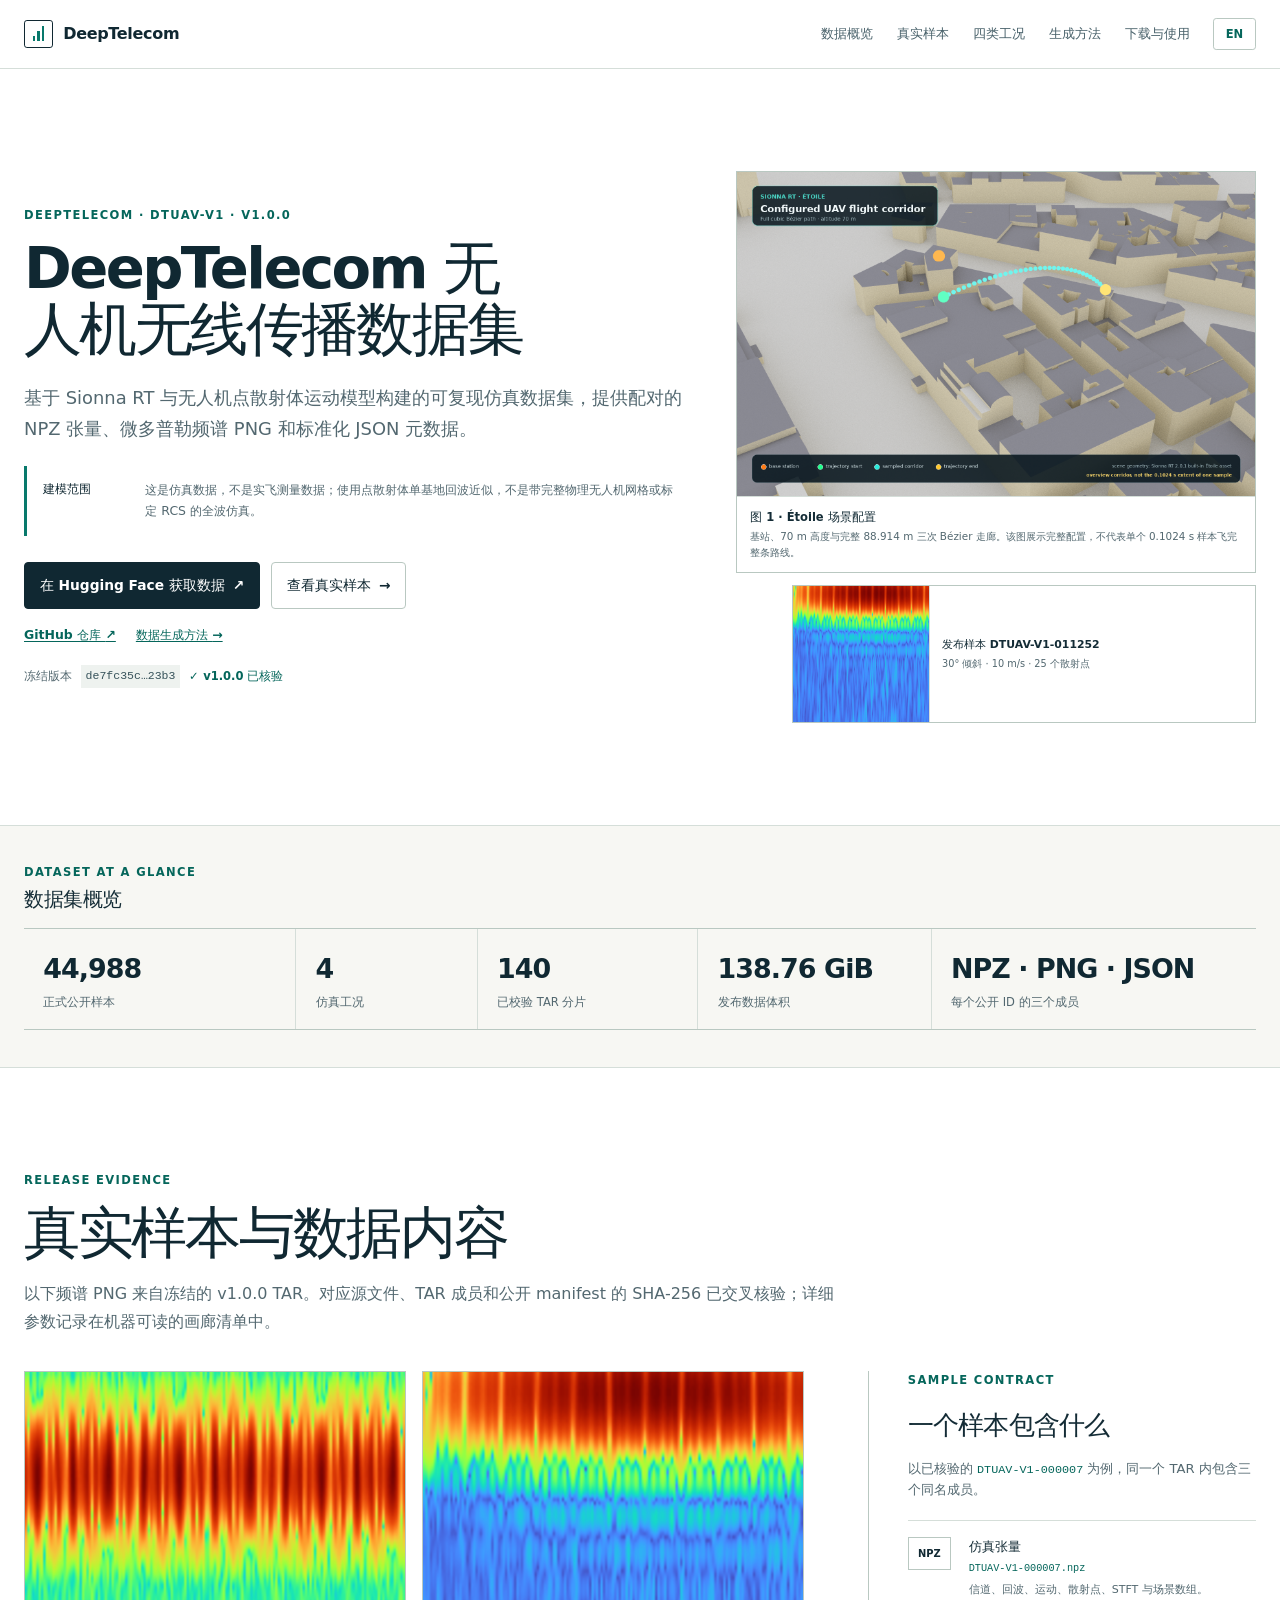
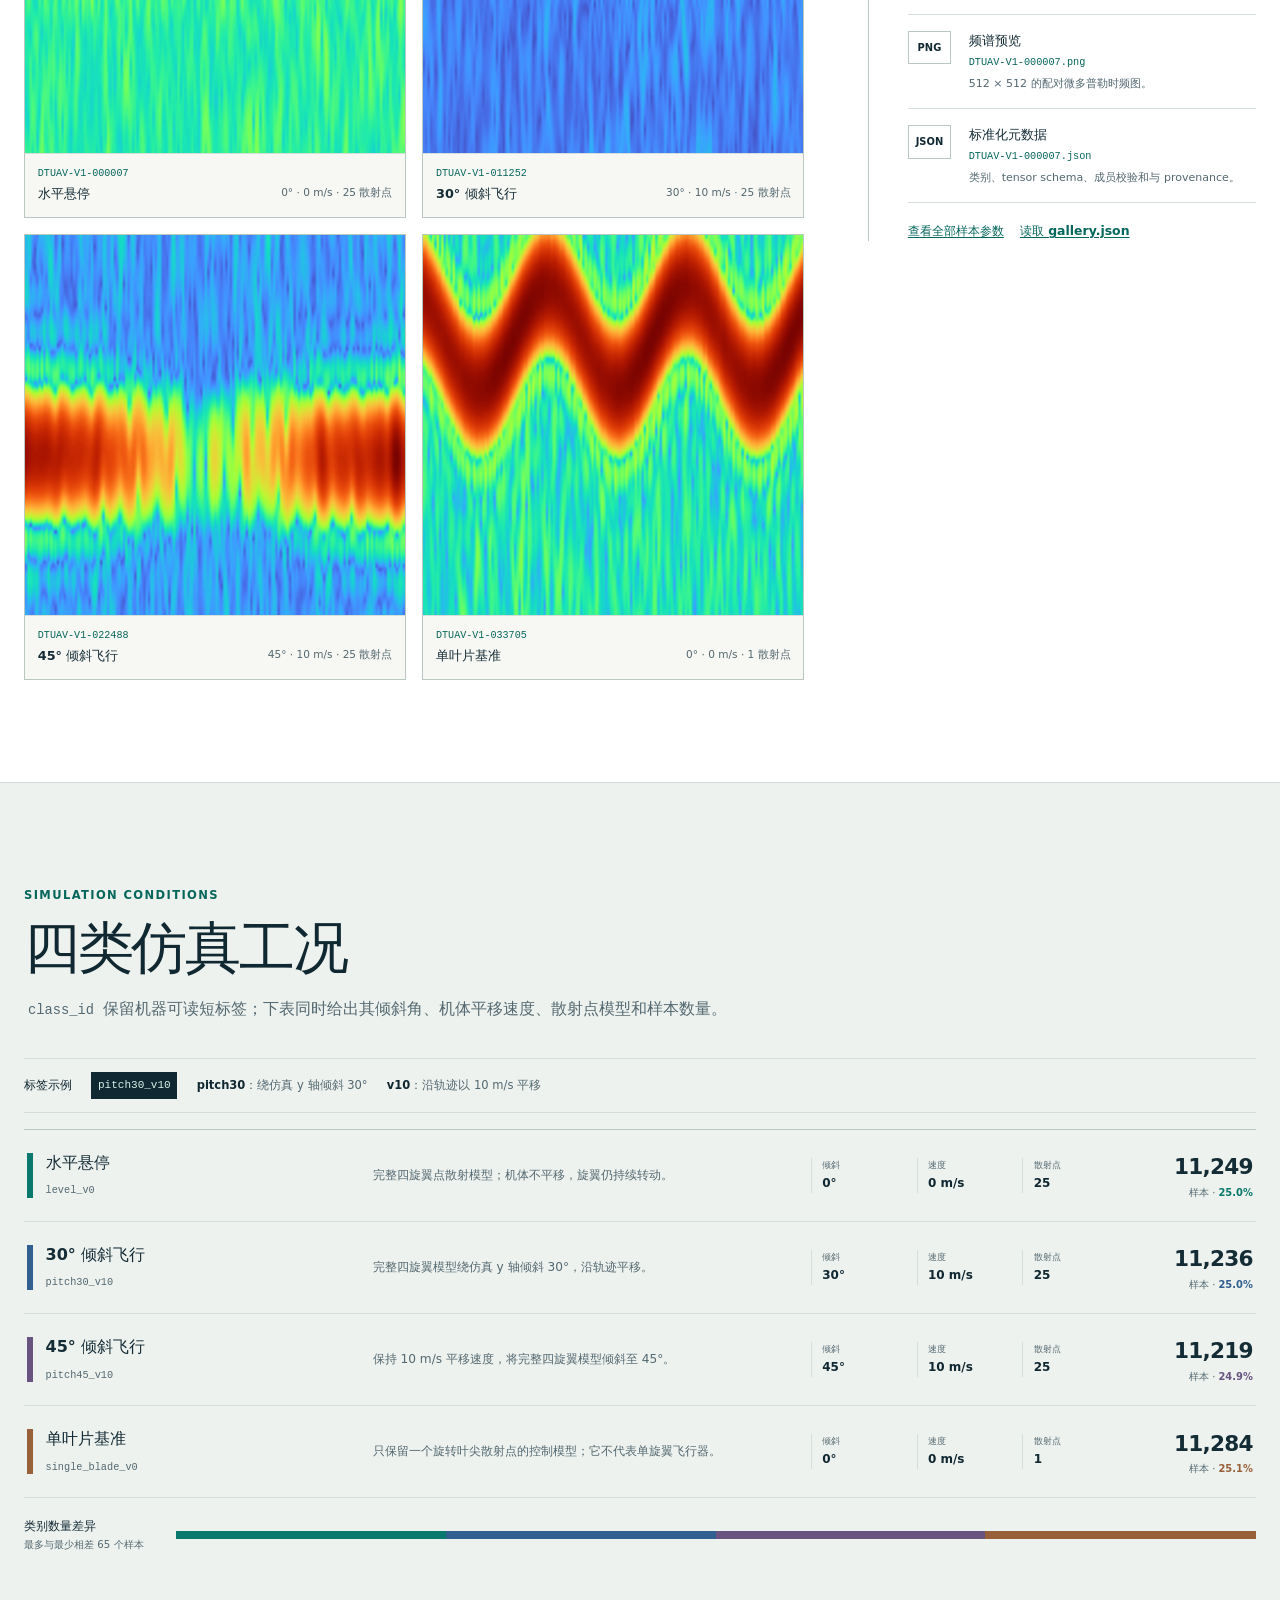
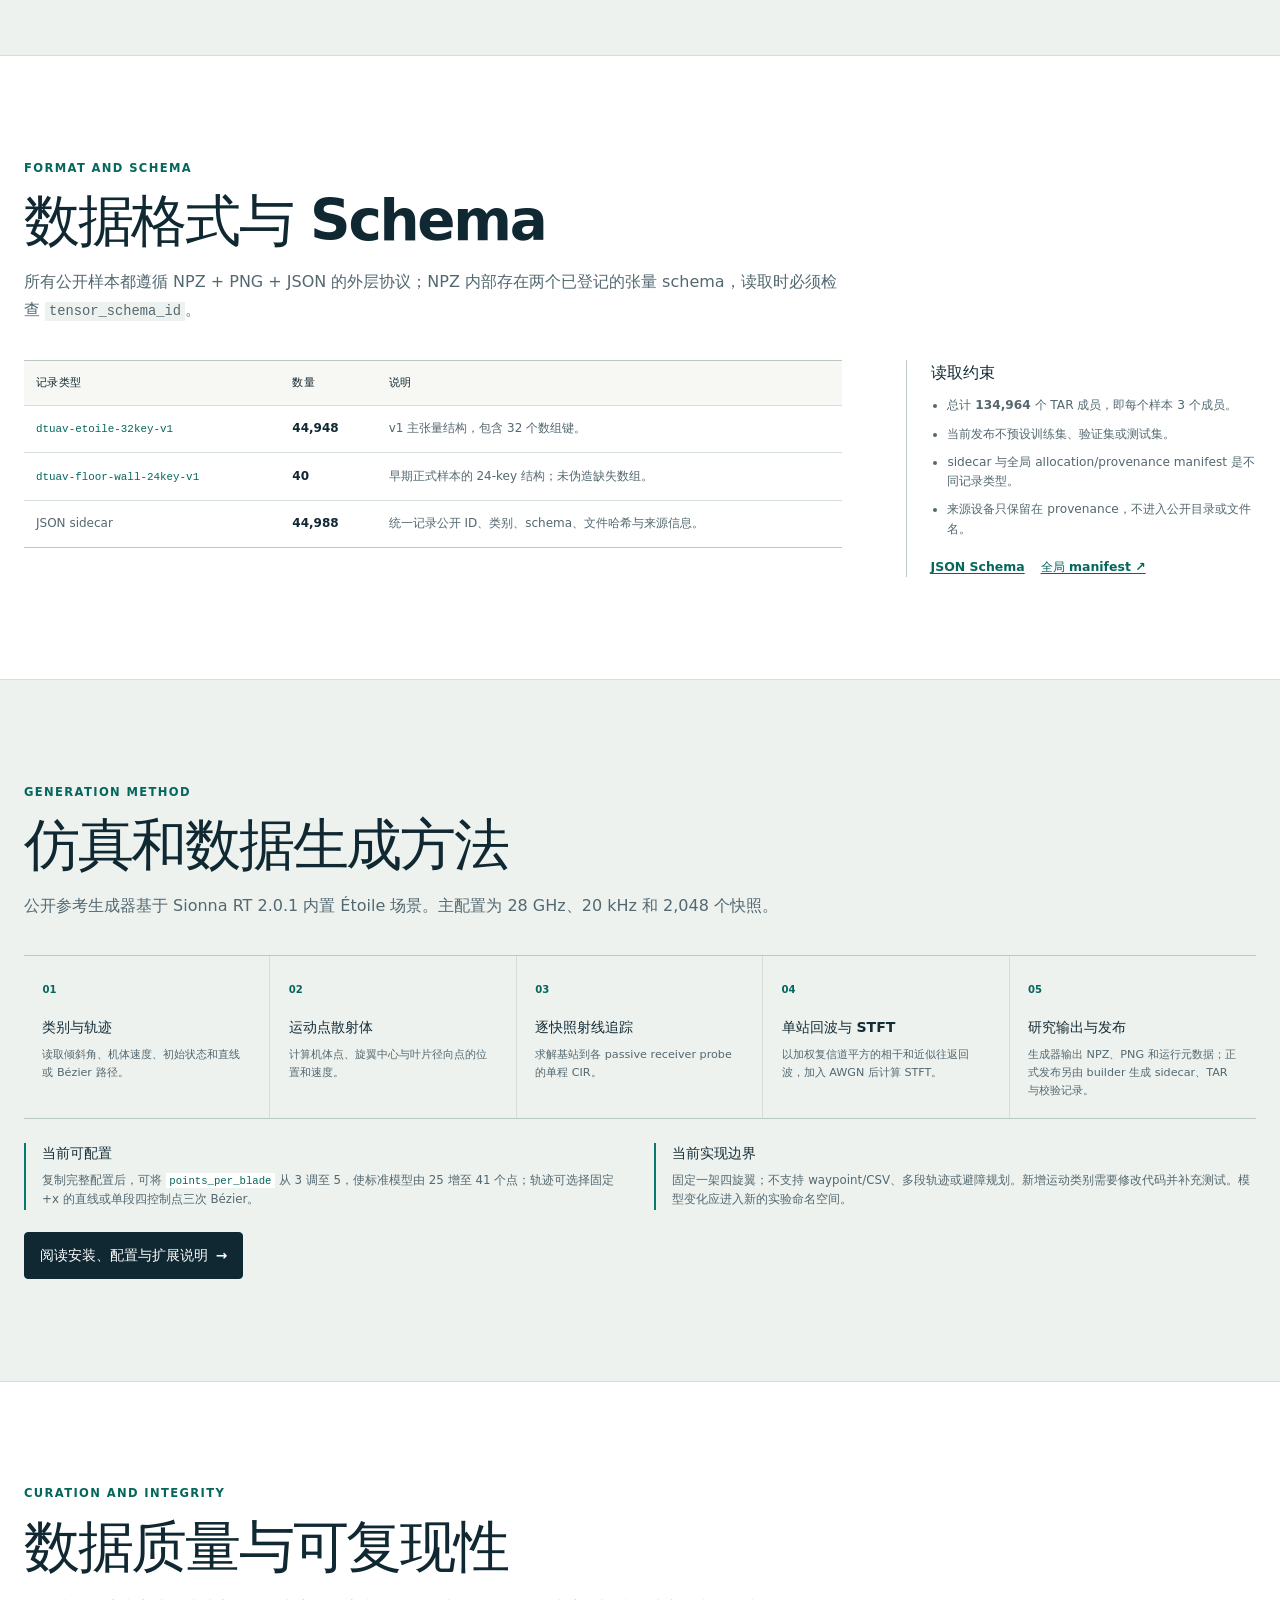
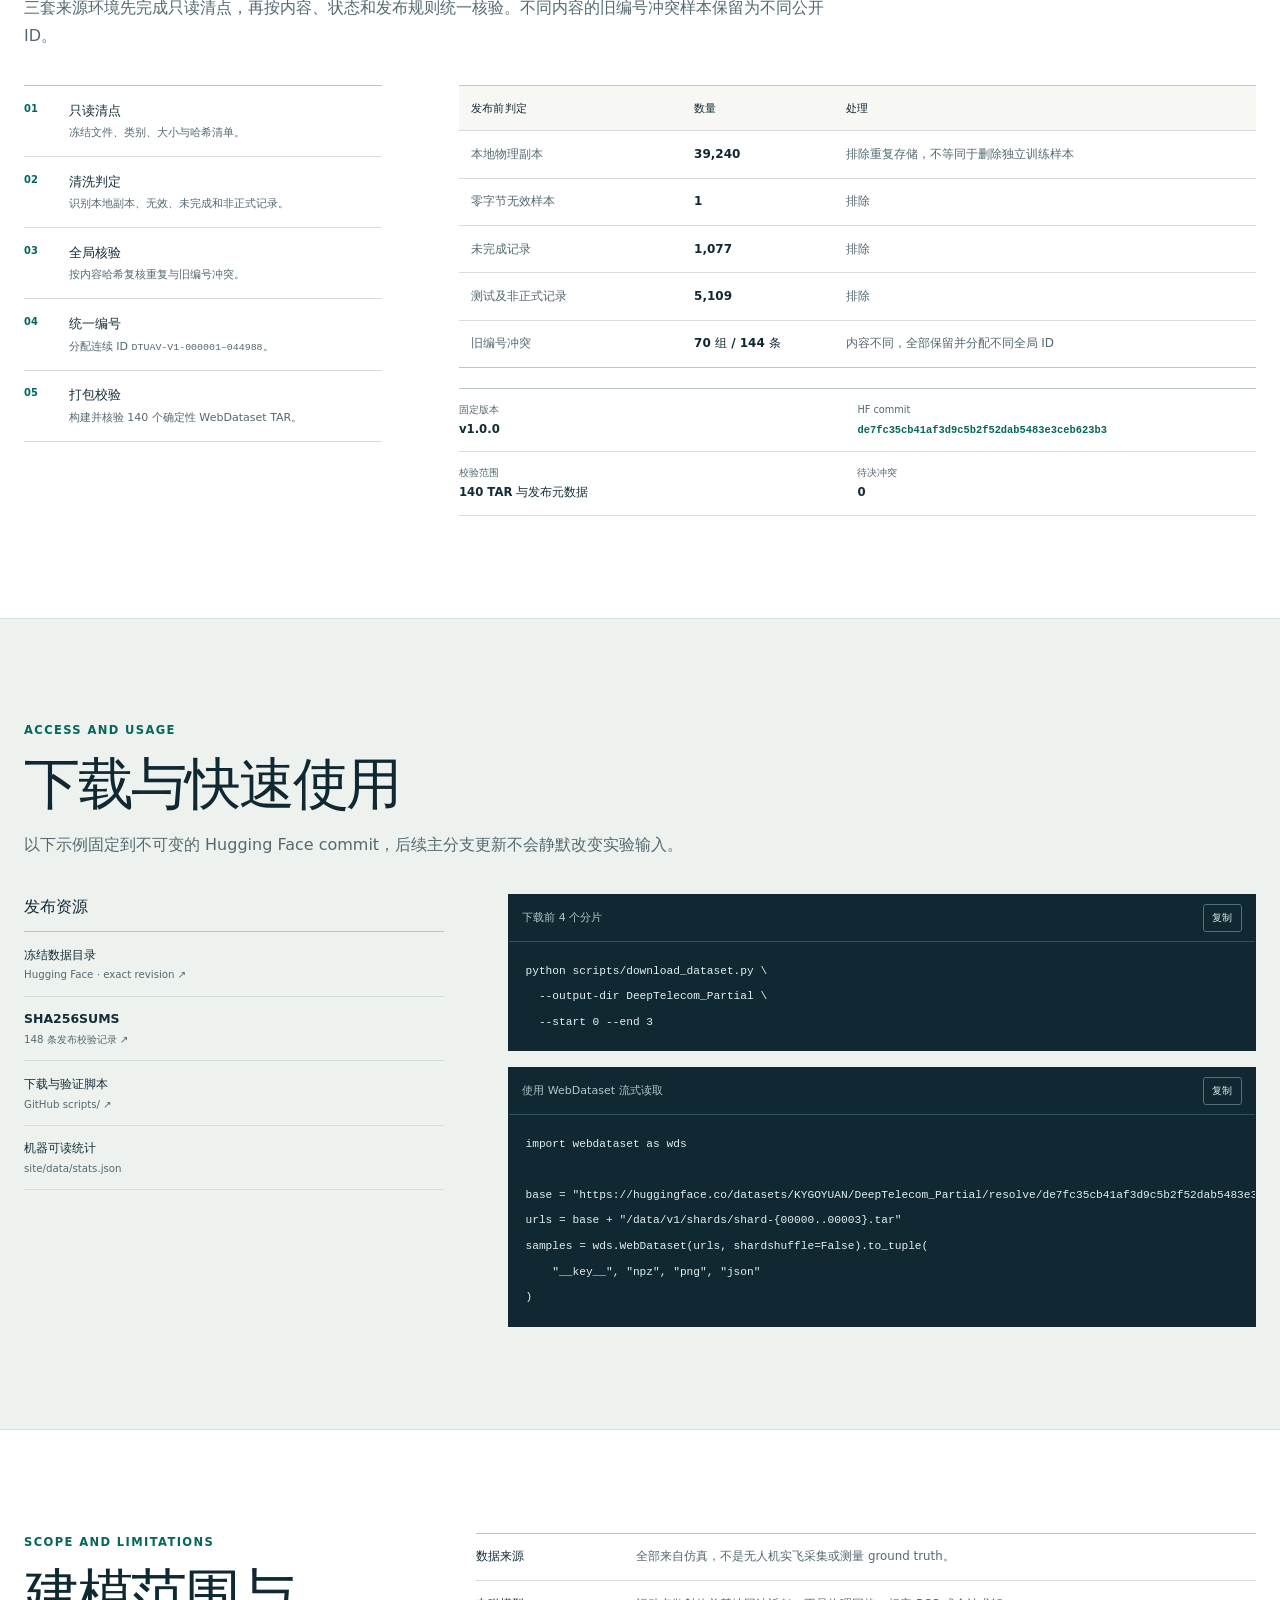
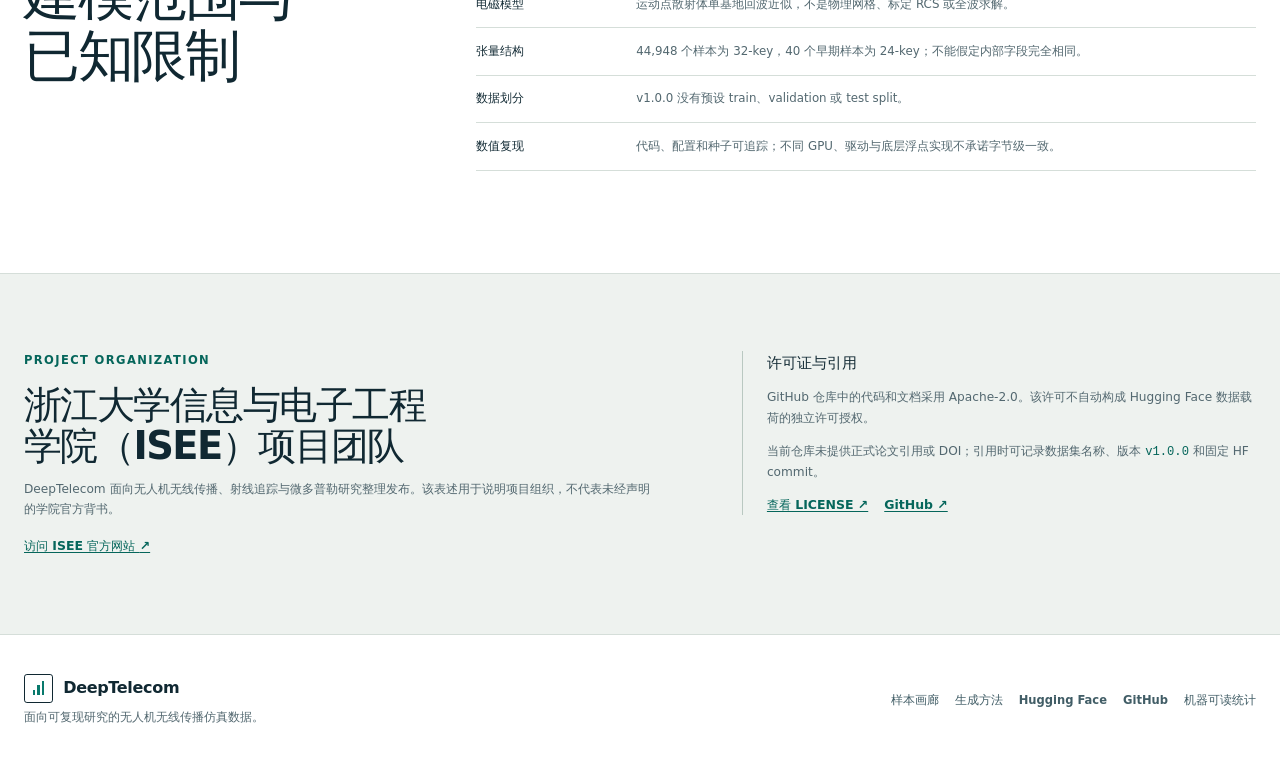
<file: site/index.html>
<!DOCTYPE html>
<html lang="zh-CN">
  <head>
    <meta charset="utf-8">
    <meta name="viewport" content="width=device-width, initial-scale=1">
    <meta name="description" content="DeepTelecom UAV Dataset v1：包含 44,988 个配对 NPZ、微多普勒频谱 PNG 与标准化 JSON 元数据的无人机无线传播仿真数据集。">
    <link rel="canonical" href="https://kygoyuan2004.github.io/DeepTelecom_Partial/">
    <link rel="alternate" hreflang="zh-CN" href="https://kygoyuan2004.github.io/DeepTelecom_Partial/">
    <link rel="alternate" hreflang="en" href="https://kygoyuan2004.github.io/DeepTelecom_Partial/en/">
    <link rel="alternate" hreflang="x-default" href="https://kygoyuan2004.github.io/DeepTelecom_Partial/">
    <meta property="og:type" content="website">
    <meta property="og:title" content="DeepTelecom 无人机无线传播数据集">
    <meta property="og:description" content="44,988 个经过清洗、统一编号和完整性校验的无人机无线传播仿真样本。">
    <meta property="og:image" content="https://kygoyuan2004.github.io/DeepTelecom_Partial/assets/images/scenes/etoile-trajectory-overview.png">
    <meta name="theme-color" content="#f7f7f3">
    <link rel="icon" href="./assets/favicon.svg" type="image/svg+xml">
    <title>DeepTelecom 无人机无线传播数据集</title>
    <link rel="stylesheet" href="./assets/css/style.css">
    <script src="./assets/js/app.js" defer></script>
  </head>
  <body>
    <a class="skip-link" href="#main">跳到正文</a>

    <header class="site-header">
      <div class="shell nav-wrap">
        <a class="brand" href="./" aria-label="DeepTelecom 首页">
          <span class="brand-mark" aria-hidden="true"><i></i><i></i><i></i></span>
          <span>DeepTelecom</span>
        </a>
        <nav aria-label="主导航">
          <a href="#overview">数据概览</a>
          <a href="#samples">真实样本</a>
          <a href="#conditions">四类工况</a>
          <a href="./generation/">生成方法</a>
          <a href="#quickstart">下载与使用</a>
        </nav>
        <a class="language-link" href="./en/" lang="en" aria-label="Switch to English">EN</a>
      </div>
    </header>

    <main id="main">
      <section class="hero" aria-labelledby="hero-title">
        <div class="shell hero-grid">
          <div class="hero-copy">
            <p class="eyebrow">DeepTelecom · DTUAV-V1 · v1.0.0</p>
            <h1 id="hero-title">DeepTelecom 无人机无线传播数据集</h1>
            <p class="lede">基于 Sionna RT 与无人机点散射体运动模型构建的可复现仿真数据集，提供配对的 NPZ 张量、微多普勒频谱 PNG 和标准化 JSON 元数据。</p>
            <div class="model-boundary" role="note" aria-label="建模范围">
              <strong>建模范围</strong>
              <span>这是仿真数据，不是实飞测量数据；使用点散射体单基地回波近似，不是带完整物理无人机网格或标定 RCS 的全波仿真。</span>
            </div>
            <div class="actions">
              <a class="button primary" href="https://huggingface.co/datasets/KYGOYUAN/DeepTelecom_Partial/tree/de7fc35cb41af3d9c5b2f52dab5483e3ceb623b3" rel="noreferrer">在 Hugging Face 获取数据 <span aria-hidden="true">↗</span></a>
              <a class="button secondary" href="./gallery/">查看真实样本 <span aria-hidden="true">→</span></a>
            </div>
            <div class="hero-text-links" role="group" aria-label="项目资源">
              <a href="https://github.com/kygoyuan2004/DeepTelecom_Partial" rel="noreferrer">GitHub 仓库 <span aria-hidden="true">↗</span></a>
              <a href="./generation/">数据生成方法 <span aria-hidden="true">→</span></a>
            </div>
            <p class="release-line"><span>冻结版本</span><code>de7fc35c…23b3</code><span class="verified-label">v1.0.0 已核验</span></p>
          </div>

          <div class="hero-evidence">
            <figure class="research-figure scene-figure">
              <picture>
                <source srcset="./assets/images/scenes/etoile-trajectory-overview.webp" type="image/webp">
                <img src="./assets/images/scenes/etoile-trajectory-overview.png" width="1600" height="1000" alt="Sionna RT Étoile 城市场景中的基站与完整三次 Bézier 无人机飞行走廊" fetchpriority="high" decoding="async">
              </picture>
              <figcaption><strong>图 1 · Étoile 场景配置</strong><span>基站、70 m 高度与完整 88.914 m 三次 Bézier 走廊。该图展示完整配置，不代表单个 0.1024 s 样本飞完整条路线。</span></figcaption>
            </figure>
            <figure class="research-figure hero-spectrum">
              <img src="./assets/images/samples/DTUAV-V1-011252.png" width="512" height="512" alt="正式样本 DTUAV-V1-011252 的 30 度倾斜飞行微多普勒频谱" decoding="async">
              <figcaption><strong>发布样本 DTUAV-V1-011252</strong><span>30° 倾斜 · 10 m/s · 25 个散射点</span></figcaption>
            </figure>
          </div>
        </div>
      </section>

      <section class="dataset-overview" id="overview" aria-labelledby="overview-title">
        <div class="shell">
          <div class="overview-heading">
            <p class="kicker">Dataset at a glance</p>
            <h2 id="overview-title">数据集概览</h2>
          </div>
          <dl class="metric-grid">
            <div><dt data-stat="samples">44,988</dt><dd>正式公开样本</dd></div>
            <div><dt>4</dt><dd>仿真工况</dd></div>
            <div><dt data-stat="shards">140</dt><dd>已校验 TAR 分片</dd></div>
            <div><dt data-stat="size">138.76 GiB</dt><dd>发布数据体积</dd></div>
            <div><dt>NPZ · PNG · JSON</dt><dd>每个公开 ID 的三个成员</dd></div>
          </dl>
        </div>
      </section>

      <section class="section sample-section" id="samples" aria-labelledby="samples-title">
        <div class="shell">
          <div class="section-heading">
            <p class="kicker">Release evidence</p>
            <h2 id="samples-title">真实样本与数据内容</h2>
            <p>以下频谱 PNG 来自冻结的 v1.0.0 TAR。对应源文件、TAR 成员和公开 manifest 的 SHA-256 已交叉核验；详细参数记录在机器可读的画廊清单中。</p>
          </div>

          <div class="sample-content-grid">
            <div class="preview-grid" id="sample-previews" role="group" aria-label="四类正式发布样本">
              <figure class="sample-preview">
                <a href="./gallery/"><img src="./assets/images/samples/DTUAV-V1-000007.png" width="512" height="512" loading="lazy" alt="DTUAV-V1-000007 水平悬停微多普勒频谱"></a>
                <figcaption><code>DTUAV-V1-000007</code><strong>水平悬停</strong><span>0° · 0 m/s · 25 散射点</span></figcaption>
              </figure>
              <figure class="sample-preview">
                <a href="./gallery/"><img src="./assets/images/samples/DTUAV-V1-011252.png" width="512" height="512" loading="lazy" alt="DTUAV-V1-011252 三十度倾斜飞行微多普勒频谱"></a>
                <figcaption><code>DTUAV-V1-011252</code><strong>30° 倾斜飞行</strong><span>30° · 10 m/s · 25 散射点</span></figcaption>
              </figure>
              <figure class="sample-preview">
                <a href="./gallery/"><img src="./assets/images/samples/DTUAV-V1-022488.png" width="512" height="512" loading="lazy" alt="DTUAV-V1-022488 四十五度倾斜飞行微多普勒频谱"></a>
                <figcaption><code>DTUAV-V1-022488</code><strong>45° 倾斜飞行</strong><span>45° · 10 m/s · 25 散射点</span></figcaption>
              </figure>
              <figure class="sample-preview">
                <a href="./gallery/"><img src="./assets/images/samples/DTUAV-V1-033705.png" width="512" height="512" loading="lazy" alt="DTUAV-V1-033705 单叶片基准微多普勒频谱"></a>
                <figcaption><code>DTUAV-V1-033705</code><strong>单叶片基准</strong><span>0° · 0 m/s · 1 散射点</span></figcaption>
              </figure>
            </div>

            <aside class="sample-contract" aria-labelledby="contract-title">
              <p class="kicker">Sample contract</p>
              <h3 id="contract-title">一个样本包含什么</h3>
              <p>以已核验的 <code>DTUAV-V1-000007</code> 为例，同一个 TAR 内包含三个同名成员。</p>
              <ol class="member-list">
                <li><span class="file-extension">NPZ</span><div><strong>仿真张量</strong><code>DTUAV-V1-000007.npz</code><p>信道、回波、运动、散射点、STFT 与场景数组。</p></div></li>
                <li><span class="file-extension">PNG</span><div><strong>频谱预览</strong><code>DTUAV-V1-000007.png</code><p>512 × 512 的配对微多普勒时频图。</p></div></li>
                <li><span class="file-extension">JSON</span><div><strong>标准化元数据</strong><code>DTUAV-V1-000007.json</code><p>类别、tensor schema、成员校验和与 provenance。</p></div></li>
              </ol>
              <div class="contract-links">
                <a href="./gallery/">查看全部样本参数</a>
                <a href="./data/gallery.json">读取 gallery.json</a>
              </div>
            </aside>
          </div>
        </div>
      </section>

      <section class="section conditions-section section-alt" id="conditions" aria-labelledby="conditions-title">
        <div class="shell">
          <div class="section-heading">
            <p class="kicker">Simulation conditions</p>
            <h2 id="conditions-title">四类仿真工况</h2>
            <p><code>class_id</code> 保留机器可读短标签；下表同时给出其倾斜角、机体平移速度、散射点模型和样本数量。</p>
          </div>

          <div class="label-decoder" role="note" aria-label="pitch30_v10 标签解释">
            <span>标签示例</span><code>pitch30_v10</code>
            <span><strong>pitch30</strong>：绕仿真 y 轴倾斜 30°</span>
            <span><strong>v10</strong>：沿轨迹以 10 m/s 平移</span>
          </div>

          <div class="condition-table" id="class-list">
            <article class="condition-row level-card">
              <div class="condition-name"><span class="condition-swatch" aria-hidden="true"></span><div><h3>水平悬停</h3><code>level_v0</code></div></div>
              <p>完整四旋翼点散射模型；机体不平移，旋翼仍持续转动。</p>
              <dl><div><dt>倾斜</dt><dd>0°</dd></div><div><dt>速度</dt><dd>0 m/s</dd></div><div><dt>散射点</dt><dd>25</dd></div></dl>
              <div class="condition-count"><strong data-class-count="level_v0">11,249</strong><span>样本 · <b data-class-share="level_v0">25.0%</b></span></div>
            </article>
            <article class="condition-row pitch30-card">
              <div class="condition-name"><span class="condition-swatch" aria-hidden="true"></span><div><h3>30° 倾斜飞行</h3><code>pitch30_v10</code></div></div>
              <p>完整四旋翼模型绕仿真 y 轴倾斜 30°，沿轨迹平移。</p>
              <dl><div><dt>倾斜</dt><dd>30°</dd></div><div><dt>速度</dt><dd>10 m/s</dd></div><div><dt>散射点</dt><dd>25</dd></div></dl>
              <div class="condition-count"><strong data-class-count="pitch30_v10">11,236</strong><span>样本 · <b data-class-share="pitch30_v10">25.0%</b></span></div>
            </article>
            <article class="condition-row pitch45-card">
              <div class="condition-name"><span class="condition-swatch" aria-hidden="true"></span><div><h3>45° 倾斜飞行</h3><code>pitch45_v10</code></div></div>
              <p>保持 10 m/s 平移速度，将完整四旋翼模型倾斜至 45°。</p>
              <dl><div><dt>倾斜</dt><dd>45°</dd></div><div><dt>速度</dt><dd>10 m/s</dd></div><div><dt>散射点</dt><dd>25</dd></div></dl>
              <div class="condition-count"><strong data-class-count="pitch45_v10">11,219</strong><span>样本 · <b data-class-share="pitch45_v10">24.9%</b></span></div>
            </article>
            <article class="condition-row blade-card">
              <div class="condition-name"><span class="condition-swatch" aria-hidden="true"></span><div><h3>单叶片基准</h3><code>single_blade_v0</code></div></div>
              <p>只保留一个旋转叶尖散射点的控制模型；它不代表单旋翼飞行器。</p>
              <dl><div><dt>倾斜</dt><dd>0°</dd></div><div><dt>速度</dt><dd>0 m/s</dd></div><div><dt>散射点</dt><dd>1</dd></div></dl>
              <div class="condition-count"><strong data-class-count="single_blade_v0">11,284</strong><span>样本 · <b data-class-share="single_blade_v0">25.1%</b></span></div>
            </article>
          </div>

          <div class="balance-panel">
            <div><strong>类别数量差异</strong><span>最多与最少相差 65 个样本</span></div>
            <div class="stacked-bar" role="img" aria-label="四类样本各占数据集约四分之一">
              <i class="level" data-class-width="level_v0"></i><i class="pitch30" data-class-width="pitch30_v10"></i><i class="pitch45" data-class-width="pitch45_v10"></i><i class="blade" data-class-width="single_blade_v0"></i>
            </div>
          </div>
        </div>
      </section>

      <section class="section format-section" id="contract" aria-labelledby="format-title">
        <div class="shell">
          <div class="section-heading">
            <p class="kicker">Format and schema</p>
            <h2 id="format-title">数据格式与 Schema</h2>
            <p>所有公开样本都遵循 NPZ + PNG + JSON 的外层协议；NPZ 内部存在两个已登记的张量 schema，读取时必须检查 <code>tensor_schema_id</code>。</p>
          </div>
          <div class="format-layout">
            <div class="table-wrap">
              <table class="data-table">
                <thead><tr><th>记录类型</th><th>数量</th><th>说明</th></tr></thead>
                <tbody>
                  <tr><td><code>dtuav-etoile-32key-v1</code></td><td>44,948</td><td>v1 主张量结构，包含 32 个数组键。</td></tr>
                  <tr><td><code>dtuav-floor-wall-24key-v1</code></td><td>40</td><td>早期正式样本的 24-key 结构；未伪造缺失数组。</td></tr>
                  <tr><td>JSON sidecar</td><td>44,988</td><td>统一记录公开 ID、类别、schema、文件哈希与来源信息。</td></tr>
                </tbody>
              </table>
            </div>
            <div class="format-notes">
              <h3>读取约束</h3>
              <ul>
                <li>总计 <strong data-stat="members">134,964</strong> 个 TAR 成员，即每个样本 3 个成员。</li>
                <li>当前发布不预设训练集、验证集或测试集。</li>
                <li>sidecar 与全局 allocation/provenance manifest 是不同记录类型。</li>
                <li>来源设备只保留在 provenance，不进入公开目录或文件名。</li>
              </ul>
              <div class="inline-links"><a href="./schemas/sample-v1.schema.json">JSON Schema</a><a href="https://huggingface.co/datasets/KYGOYUAN/DeepTelecom_Partial/blob/de7fc35cb41af3d9c5b2f52dab5483e3ceb623b3/manifests/v1/all_samples.jsonl.gz" rel="noreferrer">全局 manifest ↗</a></div>
            </div>
          </div>
        </div>
      </section>

      <section class="section method-section section-alt" id="method" aria-labelledby="method-title">
        <div class="shell">
          <div class="section-heading">
            <p class="kicker">Generation method</p>
            <h2 id="method-title">仿真和数据生成方法</h2>
            <p>公开参考生成器基于 Sionna RT 2.0.1 内置 Étoile 场景。主配置为 28 GHz、20 kHz 和 2,048 个快照。</p>
          </div>
          <ol class="method-steps">
            <li><span>01</span><h3>类别与轨迹</h3><p>读取倾斜角、机体速度、初始状态和直线或 Bézier 路径。</p></li>
            <li><span>02</span><h3>运动点散射体</h3><p>计算机体点、旋翼中心与叶片径向点的位置和速度。</p></li>
            <li><span>03</span><h3>逐快照射线追踪</h3><p>求解基站到各 passive receiver probe 的单程 CIR。</p></li>
            <li><span>04</span><h3>单站回波与 STFT</h3><p>以加权复信道平方的相干和近似往返回波，加入 AWGN 后计算 STFT。</p></li>
            <li><span>05</span><h3>研究输出与发布</h3><p>生成器输出 NPZ、PNG 和运行元数据；正式发布另由 builder 生成 sidecar、TAR 与校验记录。</p></li>
          </ol>
          <div class="method-details">
            <div><h3>当前可配置</h3><p>复制完整配置后，可将 <code>points_per_blade</code> 从 3 调至 5，使标准模型由 25 增至 41 个点；轨迹可选择固定 +x 的直线或单段四控制点三次 Bézier。</p></div>
            <div><h3>当前实现边界</h3><p>固定一架四旋翼；不支持 waypoint/CSV、多段轨迹或避障规划。新增运动类别需要修改代码并补充测试。模型变化应进入新的实验命名空间。</p></div>
          </div>
          <a class="button primary section-action" href="./generation/">阅读安装、配置与扩展说明 <span aria-hidden="true">→</span></a>
        </div>
      </section>

      <section class="section quality-section" id="quality" aria-labelledby="quality-title">
        <span id="work" class="anchor-alias" aria-hidden="true"></span>
        <div class="shell">
          <div class="section-heading">
            <p class="kicker">Curation and integrity</p>
            <h2 id="quality-title">数据质量与可复现性</h2>
            <p>三套来源环境先完成只读清点，再按内容、状态和发布规则统一核验。不同内容的旧编号冲突样本保留为不同公开 ID。</p>
          </div>
          <div class="quality-layout">
            <ol class="quality-timeline">
              <li><span>01</span><div><h3>只读清点</h3><p>冻结文件、类别、大小与哈希清单。</p></div></li>
              <li><span>02</span><div><h3>清洗判定</h3><p>识别本地副本、无效、未完成和非正式记录。</p></div></li>
              <li><span>03</span><div><h3>全局核验</h3><p>按内容哈希复核重复与旧编号冲突。</p></div></li>
              <li><span>04</span><div><h3>统一编号</h3><p>分配连续 ID <code>DTUAV-V1-000001–044988</code>。</p></div></li>
              <li><span>05</span><div><h3>打包校验</h3><p>构建并核验 140 个确定性 WebDataset TAR。</p></div></li>
            </ol>
            <div class="quality-evidence">
              <table class="data-table audit-table">
                <thead><tr><th>发布前判定</th><th>数量</th><th>处理</th></tr></thead>
                <tbody>
                  <tr><td>本地物理副本</td><td>39,240</td><td>排除重复存储，不等同于删除独立训练样本</td></tr>
                  <tr><td>零字节无效样本</td><td>1</td><td>排除</td></tr>
                  <tr><td>未完成记录</td><td>1,077</td><td>排除</td></tr>
                  <tr><td>测试及非正式记录</td><td>5,109</td><td>排除</td></tr>
                  <tr><td>旧编号冲突</td><td>70 组 / 144 条</td><td>内容不同，全部保留并分配不同全局 ID</td></tr>
                </tbody>
              </table>
              <dl class="version-record">
                <div><dt>固定版本</dt><dd>v1.0.0</dd></div>
                <div><dt>HF commit</dt><dd><code>de7fc35cb41af3d9c5b2f52dab5483e3ceb623b3</code></dd></div>
                <div><dt>校验范围</dt><dd>140 TAR 与发布元数据</dd></div>
                <div><dt>待决冲突</dt><dd>0</dd></div>
              </dl>
            </div>
          </div>
        </div>
      </section>

      <section class="section download-section section-alt" id="quickstart" aria-labelledby="download-title">
        <div class="shell">
          <div class="section-heading">
            <p class="kicker">Access and usage</p>
            <h2 id="download-title">下载与快速使用</h2>
            <p>以下示例固定到不可变的 Hugging Face commit，后续主分支更新不会静默改变实验输入。</p>
          </div>
          <div class="download-layout">
            <div class="release-resources">
              <h3>发布资源</h3>
              <ul>
                <li><a href="https://huggingface.co/datasets/KYGOYUAN/DeepTelecom_Partial/tree/de7fc35cb41af3d9c5b2f52dab5483e3ceb623b3" rel="noreferrer"><strong>冻结数据目录</strong><span>Hugging Face · exact revision ↗</span></a></li>
                <li><a href="https://huggingface.co/datasets/KYGOYUAN/DeepTelecom_Partial/blob/de7fc35cb41af3d9c5b2f52dab5483e3ceb623b3/checksums/v1/SHA256SUMS" rel="noreferrer"><strong>SHA256SUMS</strong><span>148 条发布校验记录 ↗</span></a></li>
                <li><a href="https://github.com/kygoyuan2004/DeepTelecom_Partial/tree/main/scripts" rel="noreferrer"><strong>下载与验证脚本</strong><span>GitHub scripts/ ↗</span></a></li>
                <li><a href="./data/stats.json"><strong>机器可读统计</strong><span>site/data/stats.json</span></a></li>
              </ul>
            </div>
            <div class="code-stack">
              <article class="code-card"><div class="code-title"><span>下载前 4 个分片</span><button type="button" class="copy-button" data-copy="download-code">复制</button></div><pre><code id="download-code">python scripts/download_dataset.py \
  --output-dir DeepTelecom_Partial \
  --start 0 --end 3</code></pre></article>
              <article class="code-card"><div class="code-title"><span>使用 WebDataset 流式读取</span><button type="button" class="copy-button" data-copy="stream-code">复制</button></div><pre><code id="stream-code">import webdataset as wds

base = "https://huggingface.co/datasets/KYGOYUAN/DeepTelecom_Partial/resolve/de7fc35cb41af3d9c5b2f52dab5483e3ceb623b3"
urls = base + "/data/v1/shards/shard-{00000..00003}.tar"
samples = wds.WebDataset(urls, shardshuffle=False).to_tuple(
    "__key__", "npz", "png", "json"
)</code></pre></article>
            </div>
          </div>
        </div>
      </section>

      <section class="section limits-section" id="limits" aria-labelledby="limits-title">
        <div class="shell limits-layout">
          <div class="section-heading">
            <p class="kicker">Scope and limitations</p>
            <h2 id="limits-title">建模范围与已知限制</h2>
          </div>
          <ul class="limits-list">
            <li><strong>数据来源</strong><span>全部来自仿真，不是无人机实飞采集或测量 ground truth。</span></li>
            <li><strong>电磁模型</strong><span>运动点散射体单基地回波近似，不是物理网格、标定 RCS 或全波求解。</span></li>
            <li><strong>张量结构</strong><span>44,948 个样本为 32-key，40 个早期样本为 24-key；不能假定内部字段完全相同。</span></li>
            <li><strong>数据划分</strong><span>v1.0.0 没有预设 train、validation 或 test split。</span></li>
            <li><strong>数值复现</strong><span>代码、配置和种子可追踪；不同 GPU、驱动与底层浮点实现不承诺字节级一致。</span></li>
          </ul>
        </div>
      </section>

      <section class="institution-section" aria-labelledby="organization-title">
        <div class="shell institution-grid">
          <div>
            <p class="kicker">Project organization</p>
            <h2 id="organization-title">浙江大学信息与电子工程学院（ISEE）项目团队</h2>
            <p>DeepTelecom 面向无人机无线传播、射线追踪与微多普勒研究整理发布。该表述用于说明项目组织，不代表未经声明的学院官方背书。</p>
            <a class="text-link" href="https://www.isee.zju.edu.cn/" rel="noreferrer">访问 ISEE 官方网站 <span aria-hidden="true">↗</span></a>
          </div>
          <div class="license-note">
            <h3>许可证与引用</h3>
            <p>GitHub 仓库中的代码和文档采用 Apache-2.0。该许可不自动构成 Hugging Face 数据载荷的独立许可授权。</p>
            <p>当前仓库未提供正式论文引用或 DOI；引用时可记录数据集名称、版本 <code>v1.0.0</code> 和固定 HF commit。</p>
            <div class="inline-links"><a href="https://github.com/kygoyuan2004/DeepTelecom_Partial/blob/main/LICENSE" rel="noreferrer">查看 LICENSE ↗</a><a href="https://github.com/kygoyuan2004/DeepTelecom_Partial" rel="noreferrer">GitHub ↗</a></div>
          </div>
        </div>
      </section>
    </main>

    <footer>
      <div class="shell footer-wrap">
        <div><a class="brand footer-brand" href="./"><span class="brand-mark" aria-hidden="true"><i></i><i></i><i></i></span><span>DeepTelecom</span></a><p>面向可复现研究的无人机无线传播仿真数据。</p></div>
        <div class="footer-links"><a href="./gallery/">样本画廊</a><a href="./generation/">生成方法</a><a href="https://huggingface.co/datasets/KYGOYUAN/DeepTelecom_Partial/tree/de7fc35cb41af3d9c5b2f52dab5483e3ceb623b3" rel="noreferrer">Hugging Face</a><a href="https://github.com/kygoyuan2004/DeepTelecom_Partial" rel="noreferrer">GitHub</a><a href="./data/stats.json">机器可读统计</a></div>
      </div>
    </footer>
  </body>
</html>
</file>
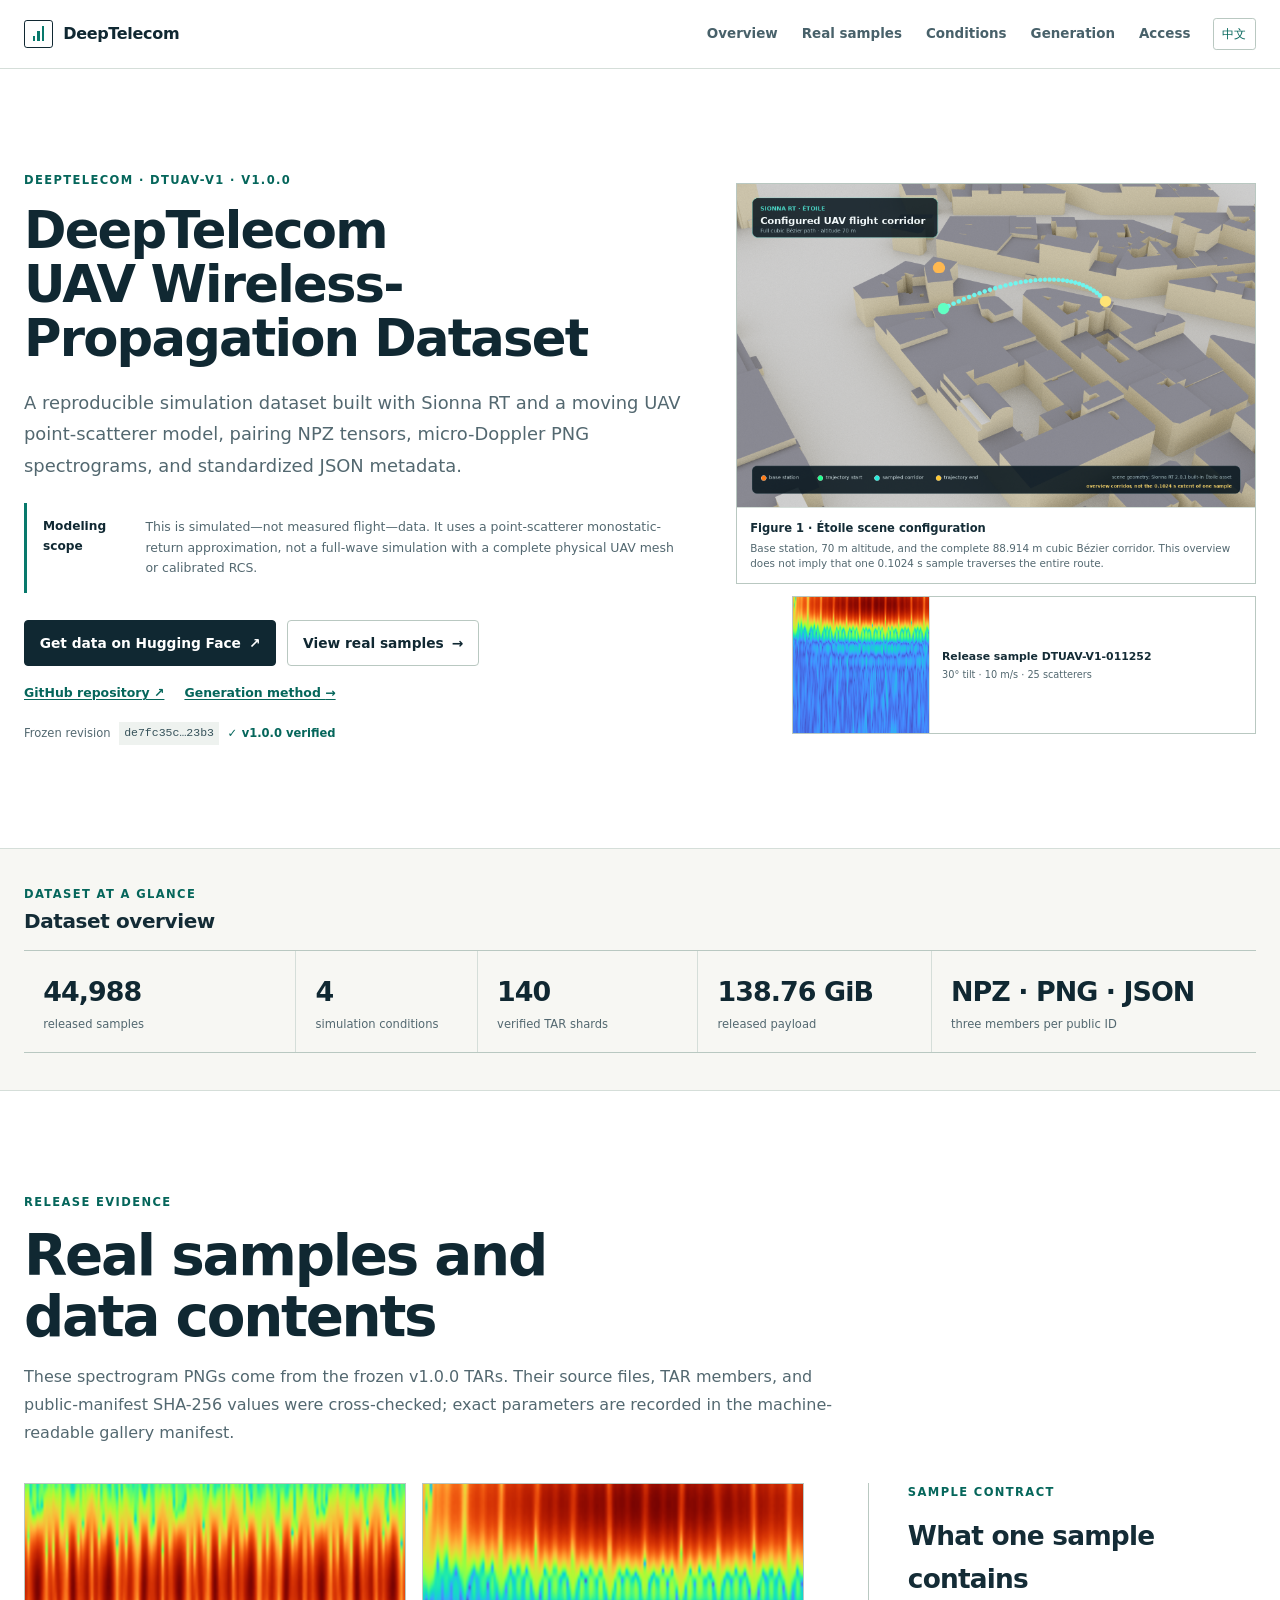
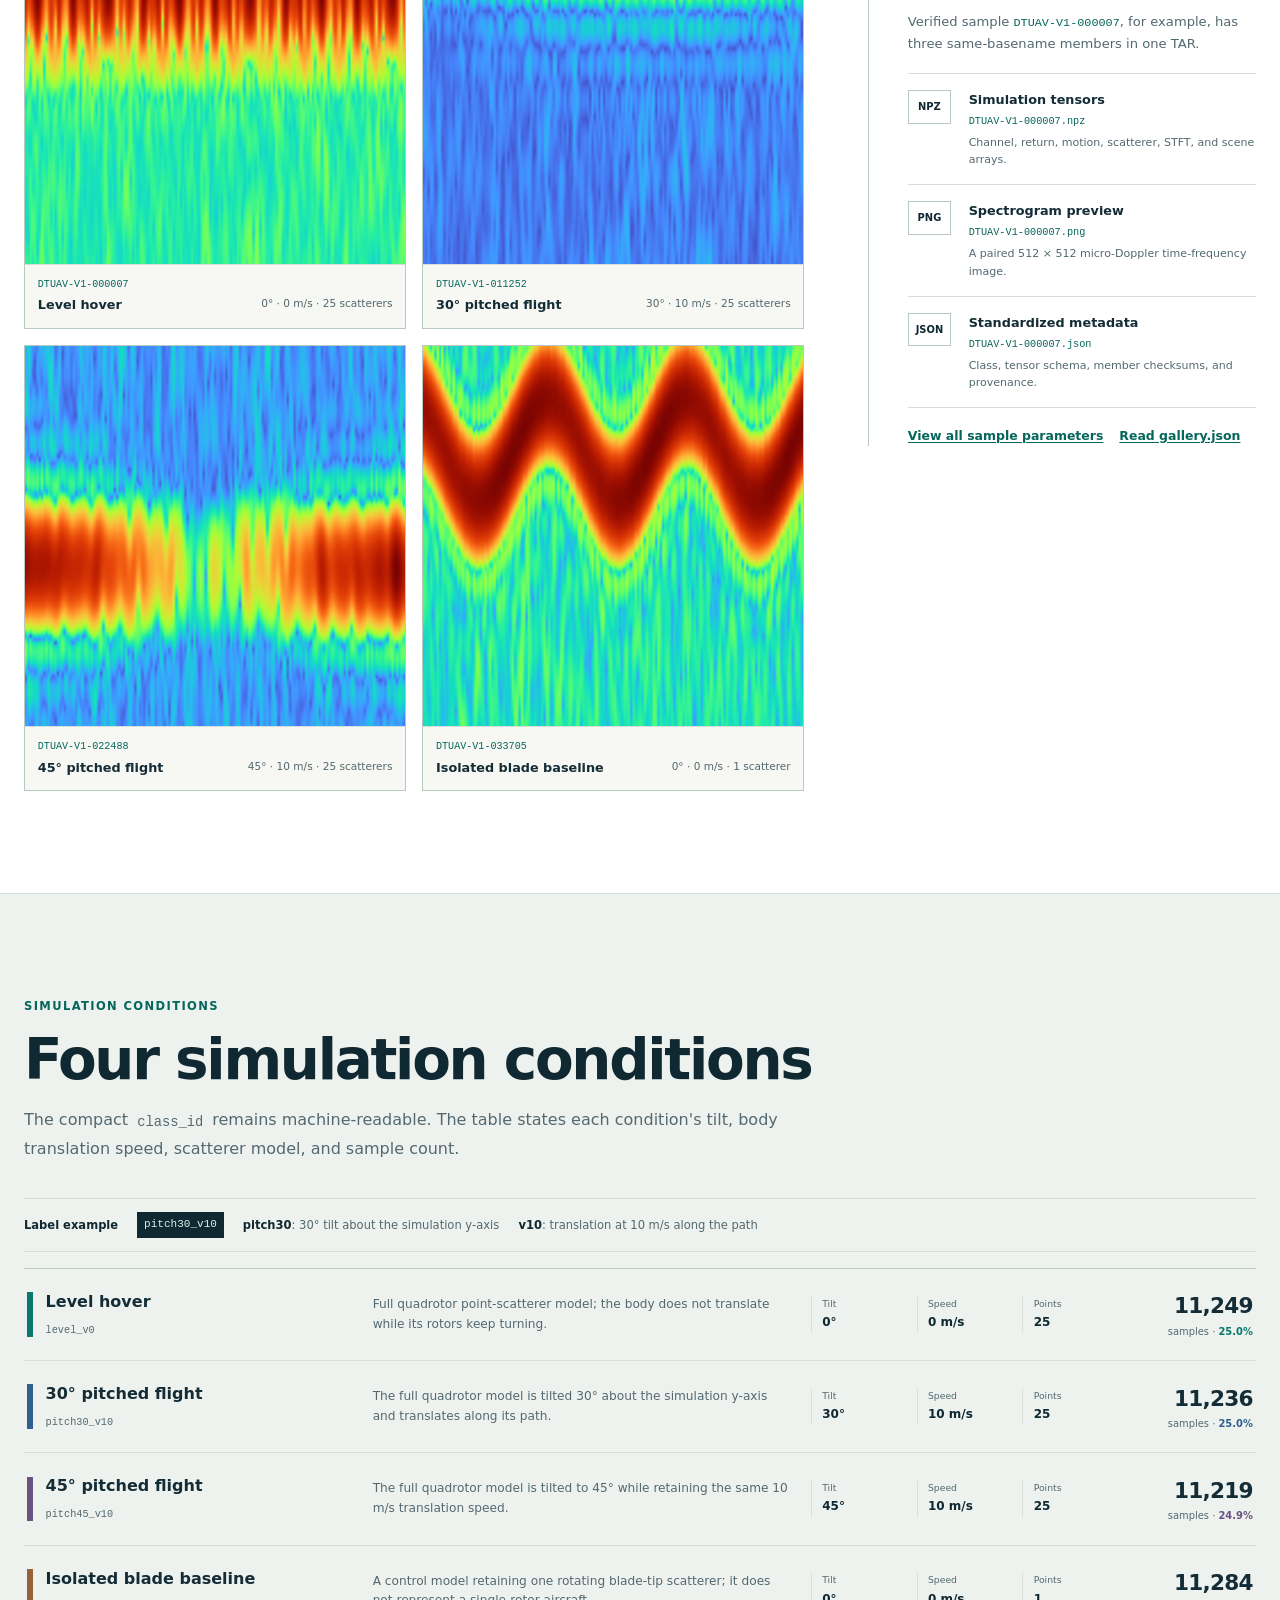
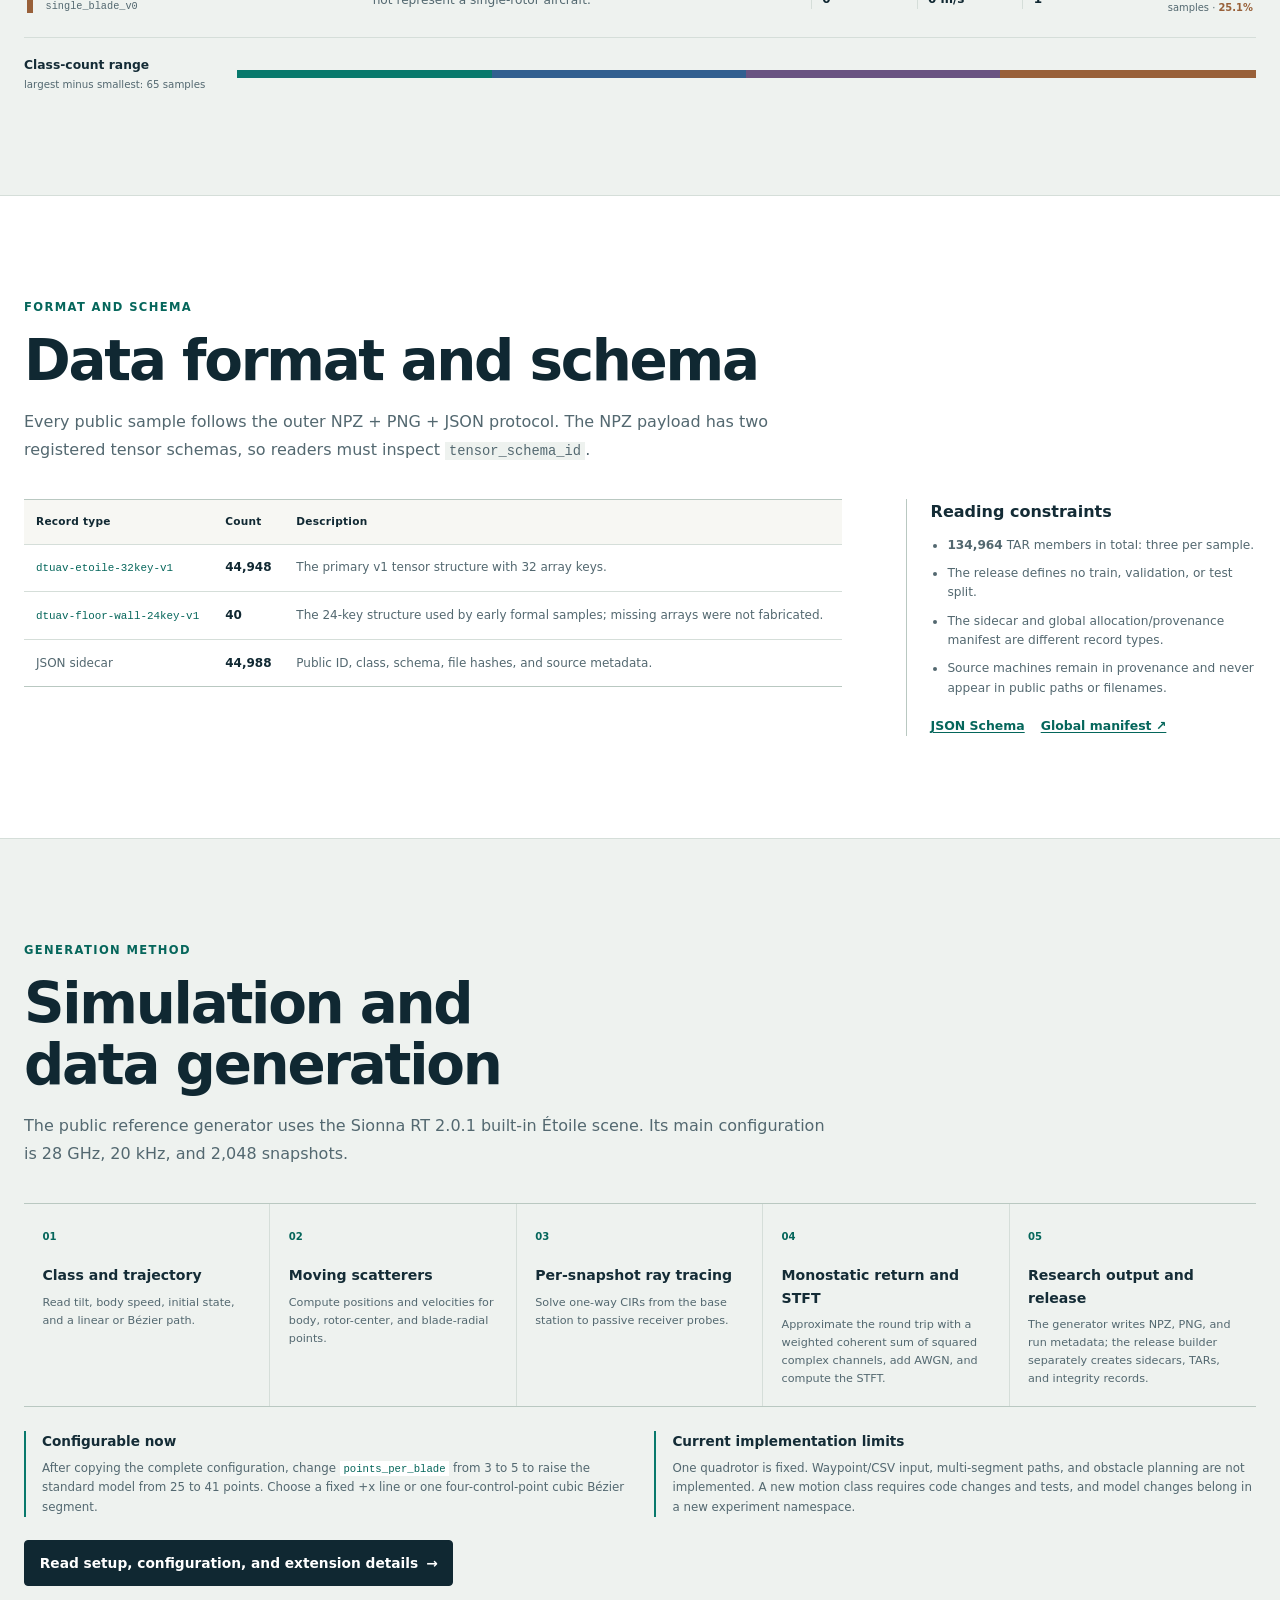
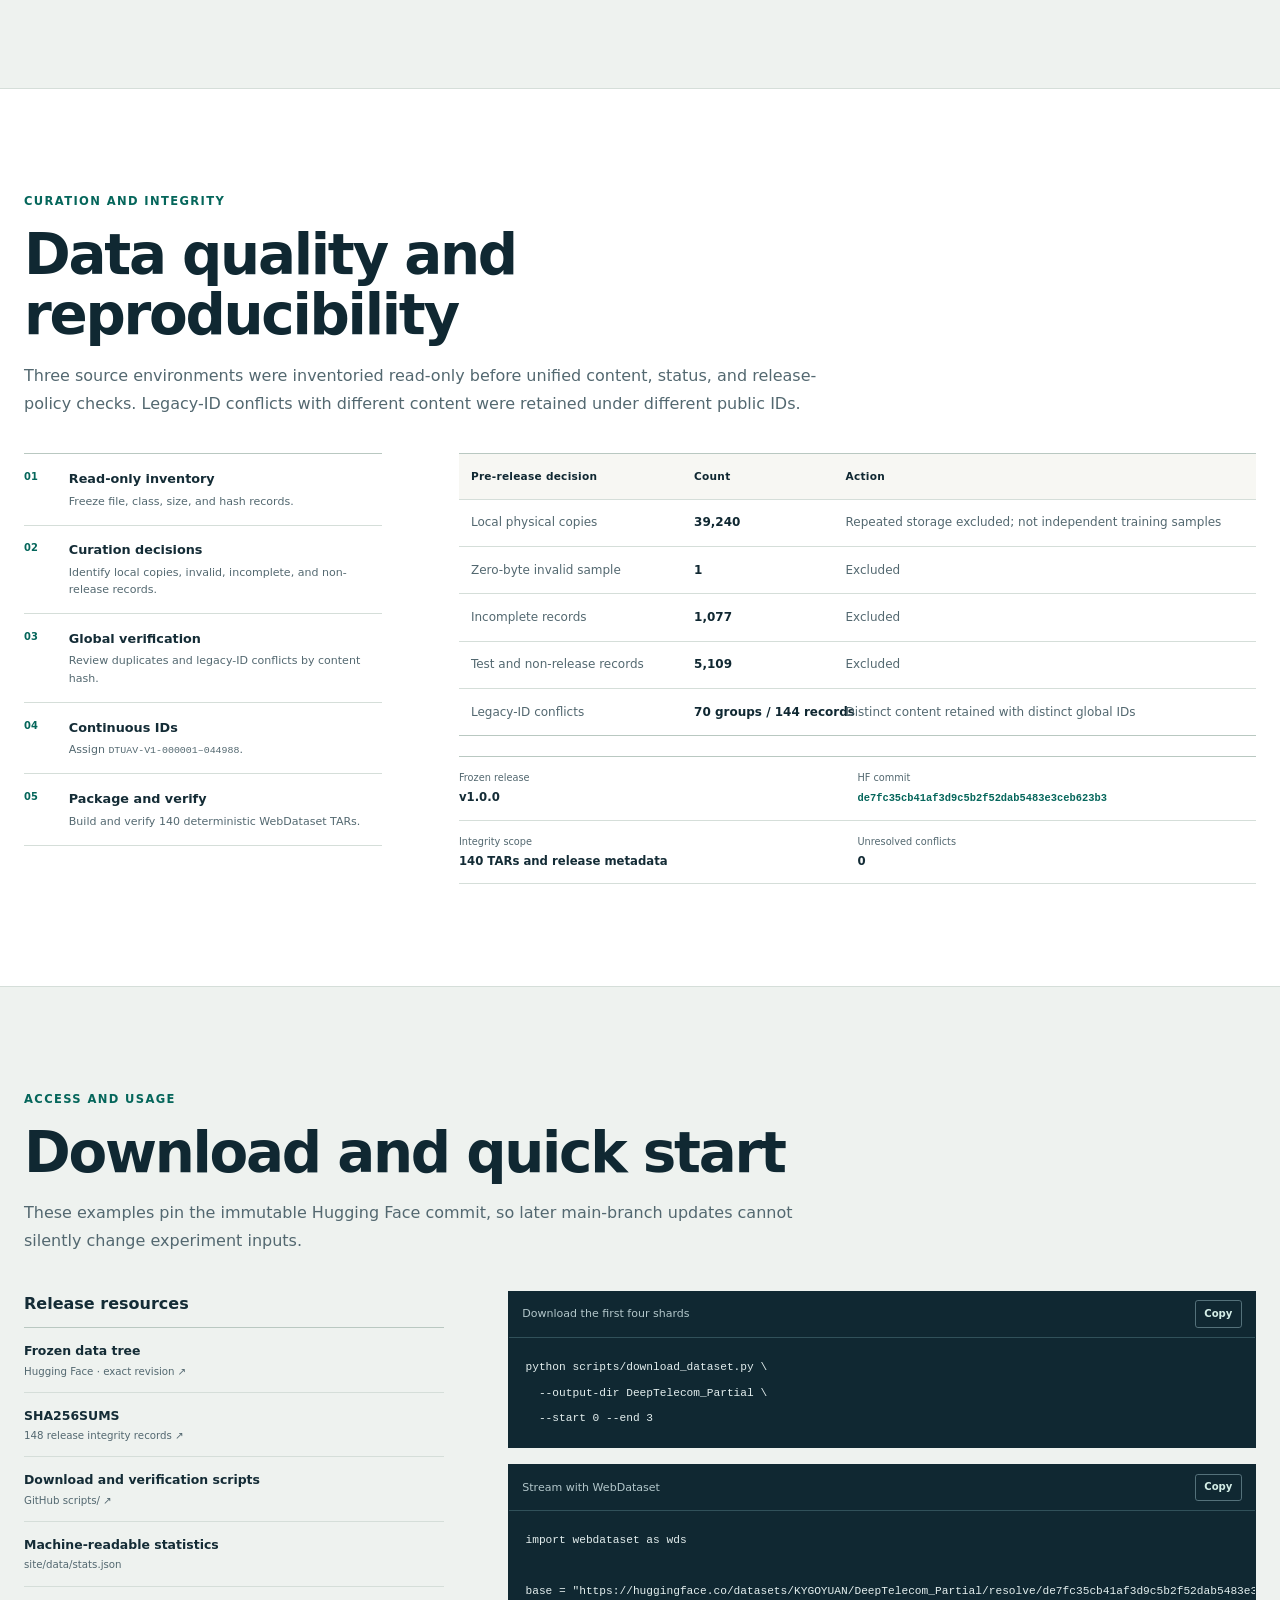
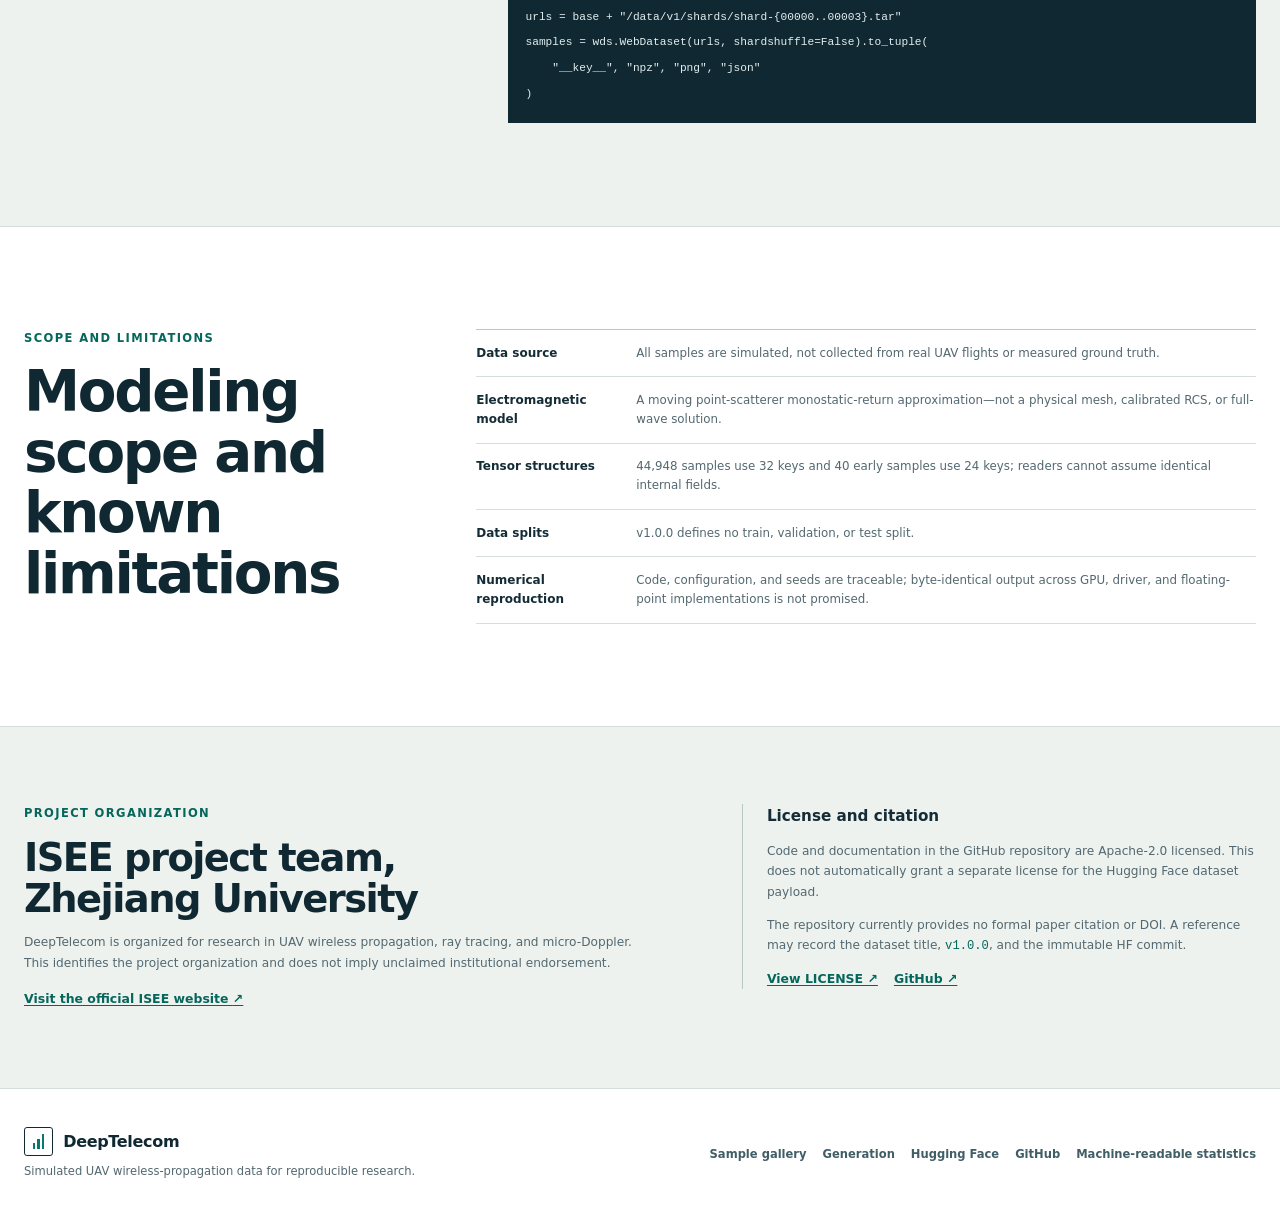
<file: site/en/index.html>
<!DOCTYPE html>
<html lang="en">
  <head>
    <meta charset="utf-8">
    <meta name="viewport" content="width=device-width, initial-scale=1">
    <meta name="description" content="DeepTelecom UAV Dataset v1: 44,988 simulated UAV wireless-propagation samples with paired NPZ tensors, micro-Doppler PNGs, and standardized JSON metadata.">
    <link rel="canonical" href="https://kygoyuan2004.github.io/DeepTelecom_Partial/en/">
    <link rel="alternate" hreflang="zh-CN" href="https://kygoyuan2004.github.io/DeepTelecom_Partial/">
    <link rel="alternate" hreflang="en" href="https://kygoyuan2004.github.io/DeepTelecom_Partial/en/">
    <link rel="alternate" hreflang="x-default" href="https://kygoyuan2004.github.io/DeepTelecom_Partial/">
    <meta property="og:type" content="website">
    <meta property="og:title" content="DeepTelecom UAV Wireless-Propagation Dataset">
    <meta property="og:description" content="44,988 curated, continuously numbered, and integrity-verified simulated UAV wireless-propagation samples.">
    <meta property="og:image" content="https://kygoyuan2004.github.io/DeepTelecom_Partial/assets/images/scenes/etoile-trajectory-overview.png">
    <meta name="theme-color" content="#f7f7f3">
    <link rel="icon" href="../assets/favicon.svg" type="image/svg+xml">
    <title>DeepTelecom UAV Wireless-Propagation Dataset</title>
    <link rel="stylesheet" href="../assets/css/style.css">
    <script src="../assets/js/app.js" defer></script>
  </head>
  <body>
    <a class="skip-link" href="#main">Skip to content</a>

    <header class="site-header">
      <div class="shell nav-wrap">
        <a class="brand" href="./" aria-label="DeepTelecom home">
          <span class="brand-mark" aria-hidden="true"><i></i><i></i><i></i></span>
          <span>DeepTelecom</span>
        </a>
        <nav aria-label="Main navigation">
          <a href="#overview">Overview</a>
          <a href="#samples">Real samples</a>
          <a href="#conditions">Conditions</a>
          <a href="./generation/">Generation</a>
          <a href="#quickstart">Access</a>
        </nav>
        <a class="language-link" href="../" lang="zh-CN" aria-label="切换到中文">中文</a>
      </div>
    </header>

    <main id="main">
      <section class="hero" aria-labelledby="hero-title">
        <div class="shell hero-grid">
          <div class="hero-copy">
            <p class="eyebrow">DeepTelecom · DTUAV-V1 · v1.0.0</p>
            <h1 id="hero-title">DeepTelecom UAV Wireless-Propagation Dataset</h1>
            <p class="lede">A reproducible simulation dataset built with Sionna RT and a moving UAV point-scatterer model, pairing NPZ tensors, micro-Doppler PNG spectrograms, and standardized JSON metadata.</p>
            <div class="model-boundary" role="note" aria-label="Modeling scope">
              <strong>Modeling scope</strong>
              <span>This is simulated—not measured flight—data. It uses a point-scatterer monostatic-return approximation, not a full-wave simulation with a complete physical UAV mesh or calibrated RCS.</span>
            </div>
            <div class="actions">
              <a class="button primary" href="https://huggingface.co/datasets/KYGOYUAN/DeepTelecom_Partial/tree/de7fc35cb41af3d9c5b2f52dab5483e3ceb623b3" rel="noreferrer">Get data on Hugging Face <span aria-hidden="true">↗</span></a>
              <a class="button secondary" href="./gallery/">View real samples <span aria-hidden="true">→</span></a>
            </div>
            <div class="hero-text-links" role="group" aria-label="Project resources">
              <a href="https://github.com/kygoyuan2004/DeepTelecom_Partial" rel="noreferrer">GitHub repository <span aria-hidden="true">↗</span></a>
              <a href="./generation/">Generation method <span aria-hidden="true">→</span></a>
            </div>
            <p class="release-line"><span>Frozen revision</span><code>de7fc35c…23b3</code><span class="verified-label">v1.0.0 verified</span></p>
          </div>

          <div class="hero-evidence">
            <figure class="research-figure scene-figure">
              <picture>
                <source srcset="../assets/images/scenes/etoile-trajectory-overview.webp" type="image/webp">
                <img src="../assets/images/scenes/etoile-trajectory-overview.png" width="1600" height="1000" alt="Base station and complete cubic Bézier UAV flight corridor in the Sionna RT Étoile city scene" fetchpriority="high" decoding="async">
              </picture>
              <figcaption><strong>Figure 1 · Étoile scene configuration</strong><span>Base station, 70 m altitude, and the complete 88.914 m cubic Bézier corridor. This overview does not imply that one 0.1024 s sample traverses the entire route.</span></figcaption>
            </figure>
            <figure class="research-figure hero-spectrum">
              <img src="../assets/images/samples/DTUAV-V1-011252.png" width="512" height="512" alt="Micro-Doppler spectrogram for verified 30-degree pitched-flight sample DTUAV-V1-011252" decoding="async">
              <figcaption><strong>Release sample DTUAV-V1-011252</strong><span>30° tilt · 10 m/s · 25 scatterers</span></figcaption>
            </figure>
          </div>
        </div>
      </section>

      <section class="dataset-overview" id="overview" aria-labelledby="overview-title">
        <div class="shell">
          <div class="overview-heading">
            <p class="kicker">Dataset at a glance</p>
            <h2 id="overview-title">Dataset overview</h2>
          </div>
          <dl class="metric-grid">
            <div><dt data-stat="samples">44,988</dt><dd>released samples</dd></div>
            <div><dt>4</dt><dd>simulation conditions</dd></div>
            <div><dt data-stat="shards">140</dt><dd>verified TAR shards</dd></div>
            <div><dt data-stat="size">138.76 GiB</dt><dd>released payload</dd></div>
            <div><dt>NPZ · PNG · JSON</dt><dd>three members per public ID</dd></div>
          </dl>
        </div>
      </section>

      <section class="section sample-section" id="samples" aria-labelledby="samples-title">
        <div class="shell">
          <div class="section-heading">
            <p class="kicker">Release evidence</p>
            <h2 id="samples-title">Real samples and data contents</h2>
            <p>These spectrogram PNGs come from the frozen v1.0.0 TARs. Their source files, TAR members, and public-manifest SHA-256 values were cross-checked; exact parameters are recorded in the machine-readable gallery manifest.</p>
          </div>

          <div class="sample-content-grid">
            <div class="preview-grid" id="sample-previews" role="group" aria-label="Verified samples from all four conditions">
              <figure class="sample-preview">
                <a href="./gallery/"><img src="../assets/images/samples/DTUAV-V1-000007.png" width="512" height="512" loading="lazy" alt="Micro-Doppler spectrogram for level-hover sample DTUAV-V1-000007"></a>
                <figcaption><code>DTUAV-V1-000007</code><strong>Level hover</strong><span>0° · 0 m/s · 25 scatterers</span></figcaption>
              </figure>
              <figure class="sample-preview">
                <a href="./gallery/"><img src="../assets/images/samples/DTUAV-V1-011252.png" width="512" height="512" loading="lazy" alt="Micro-Doppler spectrogram for 30-degree pitched-flight sample DTUAV-V1-011252"></a>
                <figcaption><code>DTUAV-V1-011252</code><strong>30° pitched flight</strong><span>30° · 10 m/s · 25 scatterers</span></figcaption>
              </figure>
              <figure class="sample-preview">
                <a href="./gallery/"><img src="../assets/images/samples/DTUAV-V1-022488.png" width="512" height="512" loading="lazy" alt="Micro-Doppler spectrogram for 45-degree pitched-flight sample DTUAV-V1-022488"></a>
                <figcaption><code>DTUAV-V1-022488</code><strong>45° pitched flight</strong><span>45° · 10 m/s · 25 scatterers</span></figcaption>
              </figure>
              <figure class="sample-preview">
                <a href="./gallery/"><img src="../assets/images/samples/DTUAV-V1-033705.png" width="512" height="512" loading="lazy" alt="Micro-Doppler spectrogram for isolated-blade baseline sample DTUAV-V1-033705"></a>
                <figcaption><code>DTUAV-V1-033705</code><strong>Isolated blade baseline</strong><span>0° · 0 m/s · 1 scatterer</span></figcaption>
              </figure>
            </div>

            <aside class="sample-contract" aria-labelledby="contract-title">
              <p class="kicker">Sample contract</p>
              <h3 id="contract-title">What one sample contains</h3>
              <p>Verified sample <code>DTUAV-V1-000007</code>, for example, has three same-basename members in one TAR.</p>
              <ol class="member-list">
                <li><span class="file-extension">NPZ</span><div><strong>Simulation tensors</strong><code>DTUAV-V1-000007.npz</code><p>Channel, return, motion, scatterer, STFT, and scene arrays.</p></div></li>
                <li><span class="file-extension">PNG</span><div><strong>Spectrogram preview</strong><code>DTUAV-V1-000007.png</code><p>A paired 512 × 512 micro-Doppler time-frequency image.</p></div></li>
                <li><span class="file-extension">JSON</span><div><strong>Standardized metadata</strong><code>DTUAV-V1-000007.json</code><p>Class, tensor schema, member checksums, and provenance.</p></div></li>
              </ol>
              <div class="contract-links">
                <a href="./gallery/">View all sample parameters</a>
                <a href="../data/gallery.json">Read gallery.json</a>
              </div>
            </aside>
          </div>
        </div>
      </section>

      <section class="section conditions-section section-alt" id="conditions" aria-labelledby="conditions-title">
        <div class="shell">
          <div class="section-heading">
            <p class="kicker">Simulation conditions</p>
            <h2 id="conditions-title">Four simulation conditions</h2>
            <p>The compact <code>class_id</code> remains machine-readable. The table states each condition's tilt, body translation speed, scatterer model, and sample count.</p>
          </div>

          <div class="label-decoder" role="note" aria-label="Explanation of the pitch30_v10 label">
            <span>Label example</span><code>pitch30_v10</code>
            <span><strong>pitch30</strong>: 30° tilt about the simulation y-axis</span>
            <span><strong>v10</strong>: translation at 10 m/s along the path</span>
          </div>

          <div class="condition-table" id="class-list">
            <article class="condition-row level-card">
              <div class="condition-name"><span class="condition-swatch" aria-hidden="true"></span><div><h3>Level hover</h3><code>level_v0</code></div></div>
              <p>Full quadrotor point-scatterer model; the body does not translate while its rotors keep turning.</p>
              <dl><div><dt>Tilt</dt><dd>0°</dd></div><div><dt>Speed</dt><dd>0 m/s</dd></div><div><dt>Points</dt><dd>25</dd></div></dl>
              <div class="condition-count"><strong data-class-count="level_v0">11,249</strong><span>samples · <b data-class-share="level_v0">25.0%</b></span></div>
            </article>
            <article class="condition-row pitch30-card">
              <div class="condition-name"><span class="condition-swatch" aria-hidden="true"></span><div><h3>30° pitched flight</h3><code>pitch30_v10</code></div></div>
              <p>The full quadrotor model is tilted 30° about the simulation y-axis and translates along its path.</p>
              <dl><div><dt>Tilt</dt><dd>30°</dd></div><div><dt>Speed</dt><dd>10 m/s</dd></div><div><dt>Points</dt><dd>25</dd></div></dl>
              <div class="condition-count"><strong data-class-count="pitch30_v10">11,236</strong><span>samples · <b data-class-share="pitch30_v10">25.0%</b></span></div>
            </article>
            <article class="condition-row pitch45-card">
              <div class="condition-name"><span class="condition-swatch" aria-hidden="true"></span><div><h3>45° pitched flight</h3><code>pitch45_v10</code></div></div>
              <p>The full quadrotor model is tilted to 45° while retaining the same 10 m/s translation speed.</p>
              <dl><div><dt>Tilt</dt><dd>45°</dd></div><div><dt>Speed</dt><dd>10 m/s</dd></div><div><dt>Points</dt><dd>25</dd></div></dl>
              <div class="condition-count"><strong data-class-count="pitch45_v10">11,219</strong><span>samples · <b data-class-share="pitch45_v10">24.9%</b></span></div>
            </article>
            <article class="condition-row blade-card">
              <div class="condition-name"><span class="condition-swatch" aria-hidden="true"></span><div><h3>Isolated blade baseline</h3><code>single_blade_v0</code></div></div>
              <p>A control model retaining one rotating blade-tip scatterer; it does not represent a single-rotor aircraft.</p>
              <dl><div><dt>Tilt</dt><dd>0°</dd></div><div><dt>Speed</dt><dd>0 m/s</dd></div><div><dt>Points</dt><dd>1</dd></div></dl>
              <div class="condition-count"><strong data-class-count="single_blade_v0">11,284</strong><span>samples · <b data-class-share="single_blade_v0">25.1%</b></span></div>
            </article>
          </div>

          <div class="balance-panel">
            <div><strong>Class-count range</strong><span>largest minus smallest: 65 samples</span></div>
            <div class="stacked-bar" role="img" aria-label="Each condition accounts for approximately one quarter of the dataset">
              <i class="level" data-class-width="level_v0"></i><i class="pitch30" data-class-width="pitch30_v10"></i><i class="pitch45" data-class-width="pitch45_v10"></i><i class="blade" data-class-width="single_blade_v0"></i>
            </div>
          </div>
        </div>
      </section>

      <section class="section format-section" id="contract" aria-labelledby="format-title">
        <div class="shell">
          <div class="section-heading">
            <p class="kicker">Format and schema</p>
            <h2 id="format-title">Data format and schema</h2>
            <p>Every public sample follows the outer NPZ + PNG + JSON protocol. The NPZ payload has two registered tensor schemas, so readers must inspect <code>tensor_schema_id</code>.</p>
          </div>
          <div class="format-layout">
            <div class="table-wrap">
              <table class="data-table">
                <thead><tr><th>Record type</th><th>Count</th><th>Description</th></tr></thead>
                <tbody>
                  <tr><td><code>dtuav-etoile-32key-v1</code></td><td>44,948</td><td>The primary v1 tensor structure with 32 array keys.</td></tr>
                  <tr><td><code>dtuav-floor-wall-24key-v1</code></td><td>40</td><td>The 24-key structure used by early formal samples; missing arrays were not fabricated.</td></tr>
                  <tr><td>JSON sidecar</td><td>44,988</td><td>Public ID, class, schema, file hashes, and source metadata.</td></tr>
                </tbody>
              </table>
            </div>
            <div class="format-notes">
              <h3>Reading constraints</h3>
              <ul>
                <li><strong data-stat="members">134,964</strong> TAR members in total: three per sample.</li>
                <li>The release defines no train, validation, or test split.</li>
                <li>The sidecar and global allocation/provenance manifest are different record types.</li>
                <li>Source machines remain in provenance and never appear in public paths or filenames.</li>
              </ul>
              <div class="inline-links"><a href="../schemas/sample-v1.schema.json">JSON Schema</a><a href="https://huggingface.co/datasets/KYGOYUAN/DeepTelecom_Partial/blob/de7fc35cb41af3d9c5b2f52dab5483e3ceb623b3/manifests/v1/all_samples.jsonl.gz" rel="noreferrer">Global manifest ↗</a></div>
            </div>
          </div>
        </div>
      </section>

      <section class="section method-section section-alt" id="method" aria-labelledby="method-title">
        <div class="shell">
          <div class="section-heading">
            <p class="kicker">Generation method</p>
            <h2 id="method-title">Simulation and data generation</h2>
            <p>The public reference generator uses the Sionna RT 2.0.1 built-in Étoile scene. Its main configuration is 28 GHz, 20 kHz, and 2,048 snapshots.</p>
          </div>
          <ol class="method-steps">
            <li><span>01</span><h3>Class and trajectory</h3><p>Read tilt, body speed, initial state, and a linear or Bézier path.</p></li>
            <li><span>02</span><h3>Moving scatterers</h3><p>Compute positions and velocities for body, rotor-center, and blade-radial points.</p></li>
            <li><span>03</span><h3>Per-snapshot ray tracing</h3><p>Solve one-way CIRs from the base station to passive receiver probes.</p></li>
            <li><span>04</span><h3>Monostatic return and STFT</h3><p>Approximate the round trip with a weighted coherent sum of squared complex channels, add AWGN, and compute the STFT.</p></li>
            <li><span>05</span><h3>Research output and release</h3><p>The generator writes NPZ, PNG, and run metadata; the release builder separately creates sidecars, TARs, and integrity records.</p></li>
          </ol>
          <div class="method-details">
            <div><h3>Configurable now</h3><p>After copying the complete configuration, change <code>points_per_blade</code> from 3 to 5 to raise the standard model from 25 to 41 points. Choose a fixed +x line or one four-control-point cubic Bézier segment.</p></div>
            <div><h3>Current implementation limits</h3><p>One quadrotor is fixed. Waypoint/CSV input, multi-segment paths, and obstacle planning are not implemented. A new motion class requires code changes and tests, and model changes belong in a new experiment namespace.</p></div>
          </div>
          <a class="button primary section-action" href="./generation/">Read setup, configuration, and extension details <span aria-hidden="true">→</span></a>
        </div>
      </section>

      <section class="section quality-section" id="quality" aria-labelledby="quality-title">
        <span id="work" class="anchor-alias" aria-hidden="true"></span>
        <div class="shell">
          <div class="section-heading">
            <p class="kicker">Curation and integrity</p>
            <h2 id="quality-title">Data quality and reproducibility</h2>
            <p>Three source environments were inventoried read-only before unified content, status, and release-policy checks. Legacy-ID conflicts with different content were retained under different public IDs.</p>
          </div>
          <div class="quality-layout">
            <ol class="quality-timeline">
              <li><span>01</span><div><h3>Read-only inventory</h3><p>Freeze file, class, size, and hash records.</p></div></li>
              <li><span>02</span><div><h3>Curation decisions</h3><p>Identify local copies, invalid, incomplete, and non-release records.</p></div></li>
              <li><span>03</span><div><h3>Global verification</h3><p>Review duplicates and legacy-ID conflicts by content hash.</p></div></li>
              <li><span>04</span><div><h3>Continuous IDs</h3><p>Assign <code>DTUAV-V1-000001–044988</code>.</p></div></li>
              <li><span>05</span><div><h3>Package and verify</h3><p>Build and verify 140 deterministic WebDataset TARs.</p></div></li>
            </ol>
            <div class="quality-evidence">
              <table class="data-table audit-table">
                <thead><tr><th>Pre-release decision</th><th>Count</th><th>Action</th></tr></thead>
                <tbody>
                  <tr><td>Local physical copies</td><td>39,240</td><td>Repeated storage excluded; not independent training samples</td></tr>
                  <tr><td>Zero-byte invalid sample</td><td>1</td><td>Excluded</td></tr>
                  <tr><td>Incomplete records</td><td>1,077</td><td>Excluded</td></tr>
                  <tr><td>Test and non-release records</td><td>5,109</td><td>Excluded</td></tr>
                  <tr><td>Legacy-ID conflicts</td><td>70 groups / 144 records</td><td>Distinct content retained with distinct global IDs</td></tr>
                </tbody>
              </table>
              <dl class="version-record">
                <div><dt>Frozen release</dt><dd>v1.0.0</dd></div>
                <div><dt>HF commit</dt><dd><code>de7fc35cb41af3d9c5b2f52dab5483e3ceb623b3</code></dd></div>
                <div><dt>Integrity scope</dt><dd>140 TARs and release metadata</dd></div>
                <div><dt>Unresolved conflicts</dt><dd>0</dd></div>
              </dl>
            </div>
          </div>
        </div>
      </section>

      <section class="section download-section section-alt" id="quickstart" aria-labelledby="download-title">
        <div class="shell">
          <div class="section-heading">
            <p class="kicker">Access and usage</p>
            <h2 id="download-title">Download and quick start</h2>
            <p>These examples pin the immutable Hugging Face commit, so later main-branch updates cannot silently change experiment inputs.</p>
          </div>
          <div class="download-layout">
            <div class="release-resources">
              <h3>Release resources</h3>
              <ul>
                <li><a href="https://huggingface.co/datasets/KYGOYUAN/DeepTelecom_Partial/tree/de7fc35cb41af3d9c5b2f52dab5483e3ceb623b3" rel="noreferrer"><strong>Frozen data tree</strong><span>Hugging Face · exact revision ↗</span></a></li>
                <li><a href="https://huggingface.co/datasets/KYGOYUAN/DeepTelecom_Partial/blob/de7fc35cb41af3d9c5b2f52dab5483e3ceb623b3/checksums/v1/SHA256SUMS" rel="noreferrer"><strong>SHA256SUMS</strong><span>148 release integrity records ↗</span></a></li>
                <li><a href="https://github.com/kygoyuan2004/DeepTelecom_Partial/tree/main/scripts" rel="noreferrer"><strong>Download and verification scripts</strong><span>GitHub scripts/ ↗</span></a></li>
                <li><a href="../data/stats.json"><strong>Machine-readable statistics</strong><span>site/data/stats.json</span></a></li>
              </ul>
            </div>
            <div class="code-stack">
              <article class="code-card"><div class="code-title"><span>Download the first four shards</span><button type="button" class="copy-button" data-copy="download-code">Copy</button></div><pre><code id="download-code">python scripts/download_dataset.py \
  --output-dir DeepTelecom_Partial \
  --start 0 --end 3</code></pre></article>
              <article class="code-card"><div class="code-title"><span>Stream with WebDataset</span><button type="button" class="copy-button" data-copy="stream-code">Copy</button></div><pre><code id="stream-code">import webdataset as wds

base = "https://huggingface.co/datasets/KYGOYUAN/DeepTelecom_Partial/resolve/de7fc35cb41af3d9c5b2f52dab5483e3ceb623b3"
urls = base + "/data/v1/shards/shard-{00000..00003}.tar"
samples = wds.WebDataset(urls, shardshuffle=False).to_tuple(
    "__key__", "npz", "png", "json"
)</code></pre></article>
            </div>
          </div>
        </div>
      </section>

      <section class="section limits-section" id="limits" aria-labelledby="limits-title">
        <div class="shell limits-layout">
          <div class="section-heading">
            <p class="kicker">Scope and limitations</p>
            <h2 id="limits-title">Modeling scope and known limitations</h2>
          </div>
          <ul class="limits-list">
            <li><strong>Data source</strong><span>All samples are simulated, not collected from real UAV flights or measured ground truth.</span></li>
            <li><strong>Electromagnetic model</strong><span>A moving point-scatterer monostatic-return approximation—not a physical mesh, calibrated RCS, or full-wave solution.</span></li>
            <li><strong>Tensor structures</strong><span>44,948 samples use 32 keys and 40 early samples use 24 keys; readers cannot assume identical internal fields.</span></li>
            <li><strong>Data splits</strong><span>v1.0.0 defines no train, validation, or test split.</span></li>
            <li><strong>Numerical reproduction</strong><span>Code, configuration, and seeds are traceable; byte-identical output across GPU, driver, and floating-point implementations is not promised.</span></li>
          </ul>
        </div>
      </section>

      <section class="institution-section" aria-labelledby="organization-title">
        <div class="shell institution-grid">
          <div>
            <p class="kicker">Project organization</p>
            <h2 id="organization-title">ISEE project team, Zhejiang University</h2>
            <p>DeepTelecom is organized for research in UAV wireless propagation, ray tracing, and micro-Doppler. This identifies the project organization and does not imply unclaimed institutional endorsement.</p>
            <a class="text-link" href="https://www.isee.zju.edu.cn/iseeenglish/" rel="noreferrer">Visit the official ISEE website <span aria-hidden="true">↗</span></a>
          </div>
          <div class="license-note">
            <h3>License and citation</h3>
            <p>Code and documentation in the GitHub repository are Apache-2.0 licensed. This does not automatically grant a separate license for the Hugging Face dataset payload.</p>
            <p>The repository currently provides no formal paper citation or DOI. A reference may record the dataset title, <code>v1.0.0</code>, and the immutable HF commit.</p>
            <div class="inline-links"><a href="https://github.com/kygoyuan2004/DeepTelecom_Partial/blob/main/LICENSE" rel="noreferrer">View LICENSE ↗</a><a href="https://github.com/kygoyuan2004/DeepTelecom_Partial" rel="noreferrer">GitHub ↗</a></div>
          </div>
        </div>
      </section>
    </main>

    <footer>
      <div class="shell footer-wrap">
        <div><a class="brand footer-brand" href="./"><span class="brand-mark" aria-hidden="true"><i></i><i></i><i></i></span><span>DeepTelecom</span></a><p>Simulated UAV wireless-propagation data for reproducible research.</p></div>
        <div class="footer-links"><a href="./gallery/">Sample gallery</a><a href="./generation/">Generation</a><a href="https://huggingface.co/datasets/KYGOYUAN/DeepTelecom_Partial/tree/de7fc35cb41af3d9c5b2f52dab5483e3ceb623b3" rel="noreferrer">Hugging Face</a><a href="https://github.com/kygoyuan2004/DeepTelecom_Partial" rel="noreferrer">GitHub</a><a href="../data/stats.json">Machine-readable statistics</a></div>
      </div>
    </footer>
  </body>
</html>
</file>
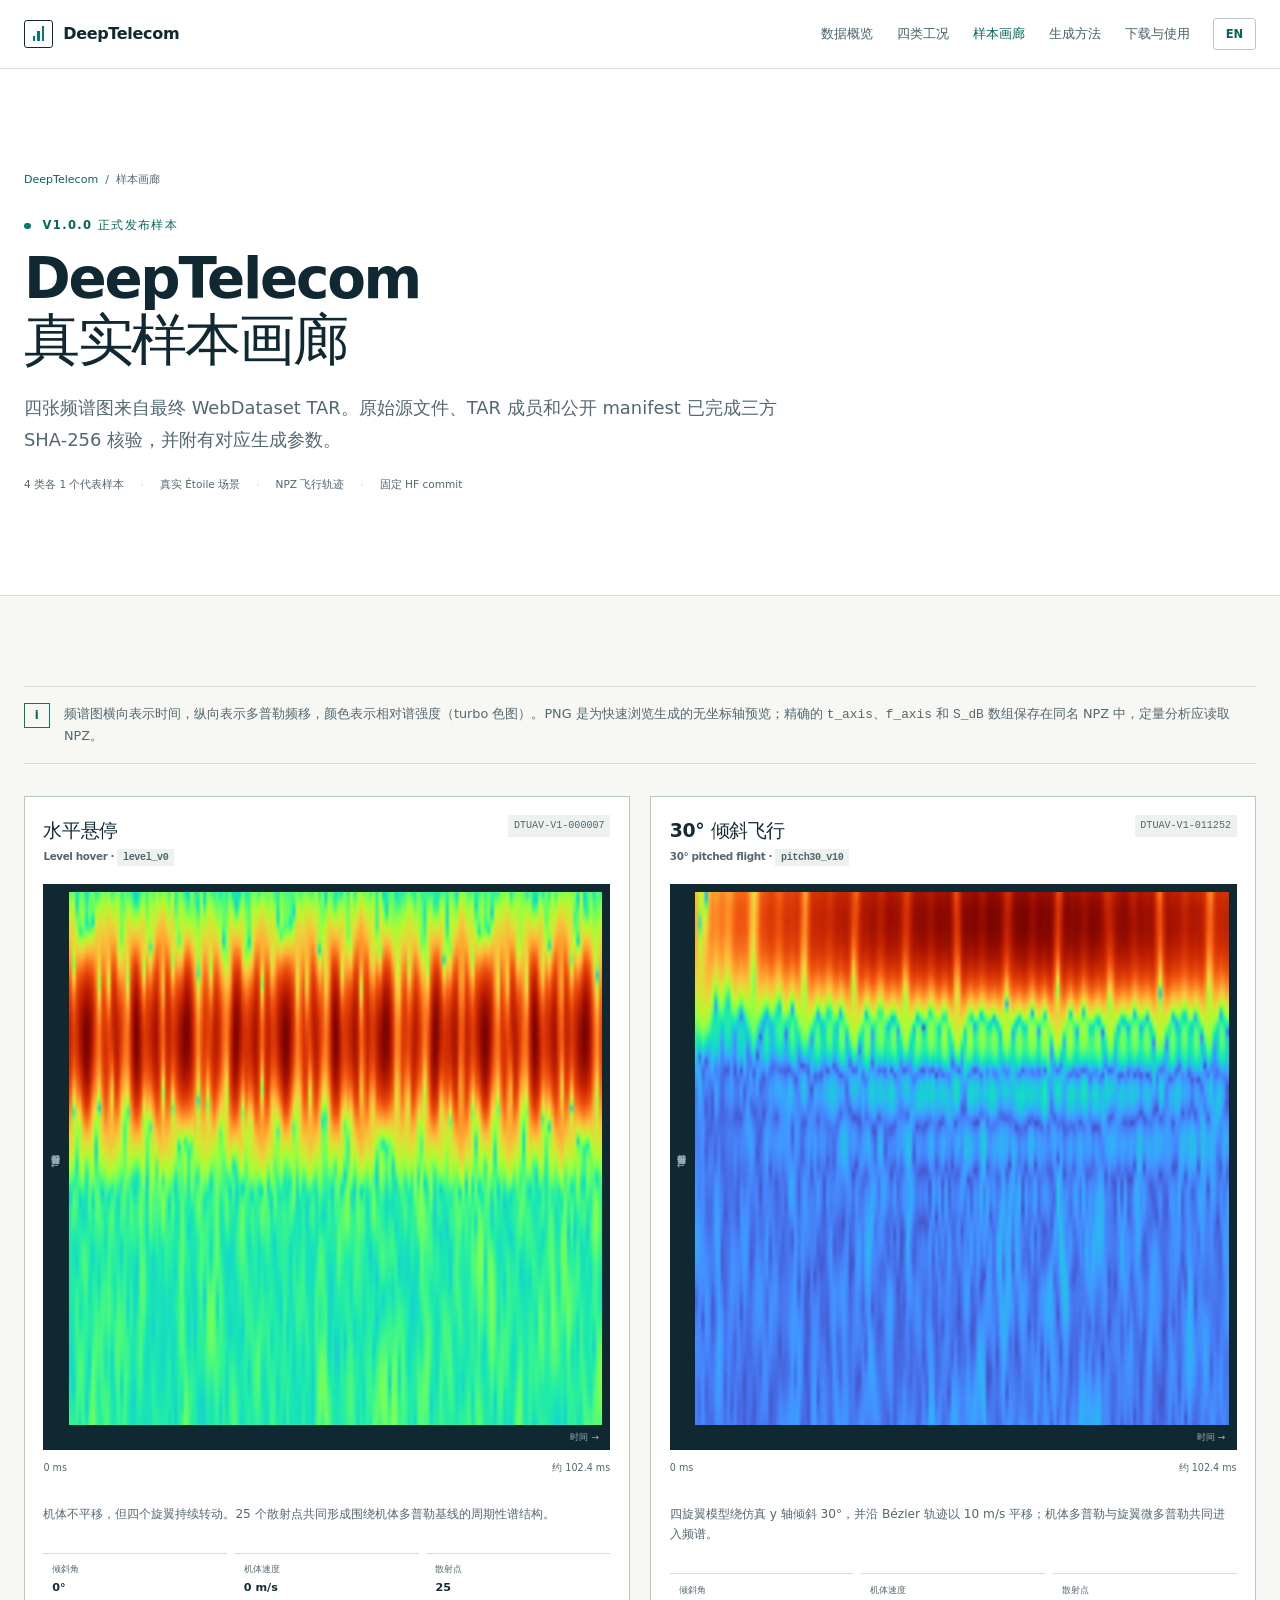
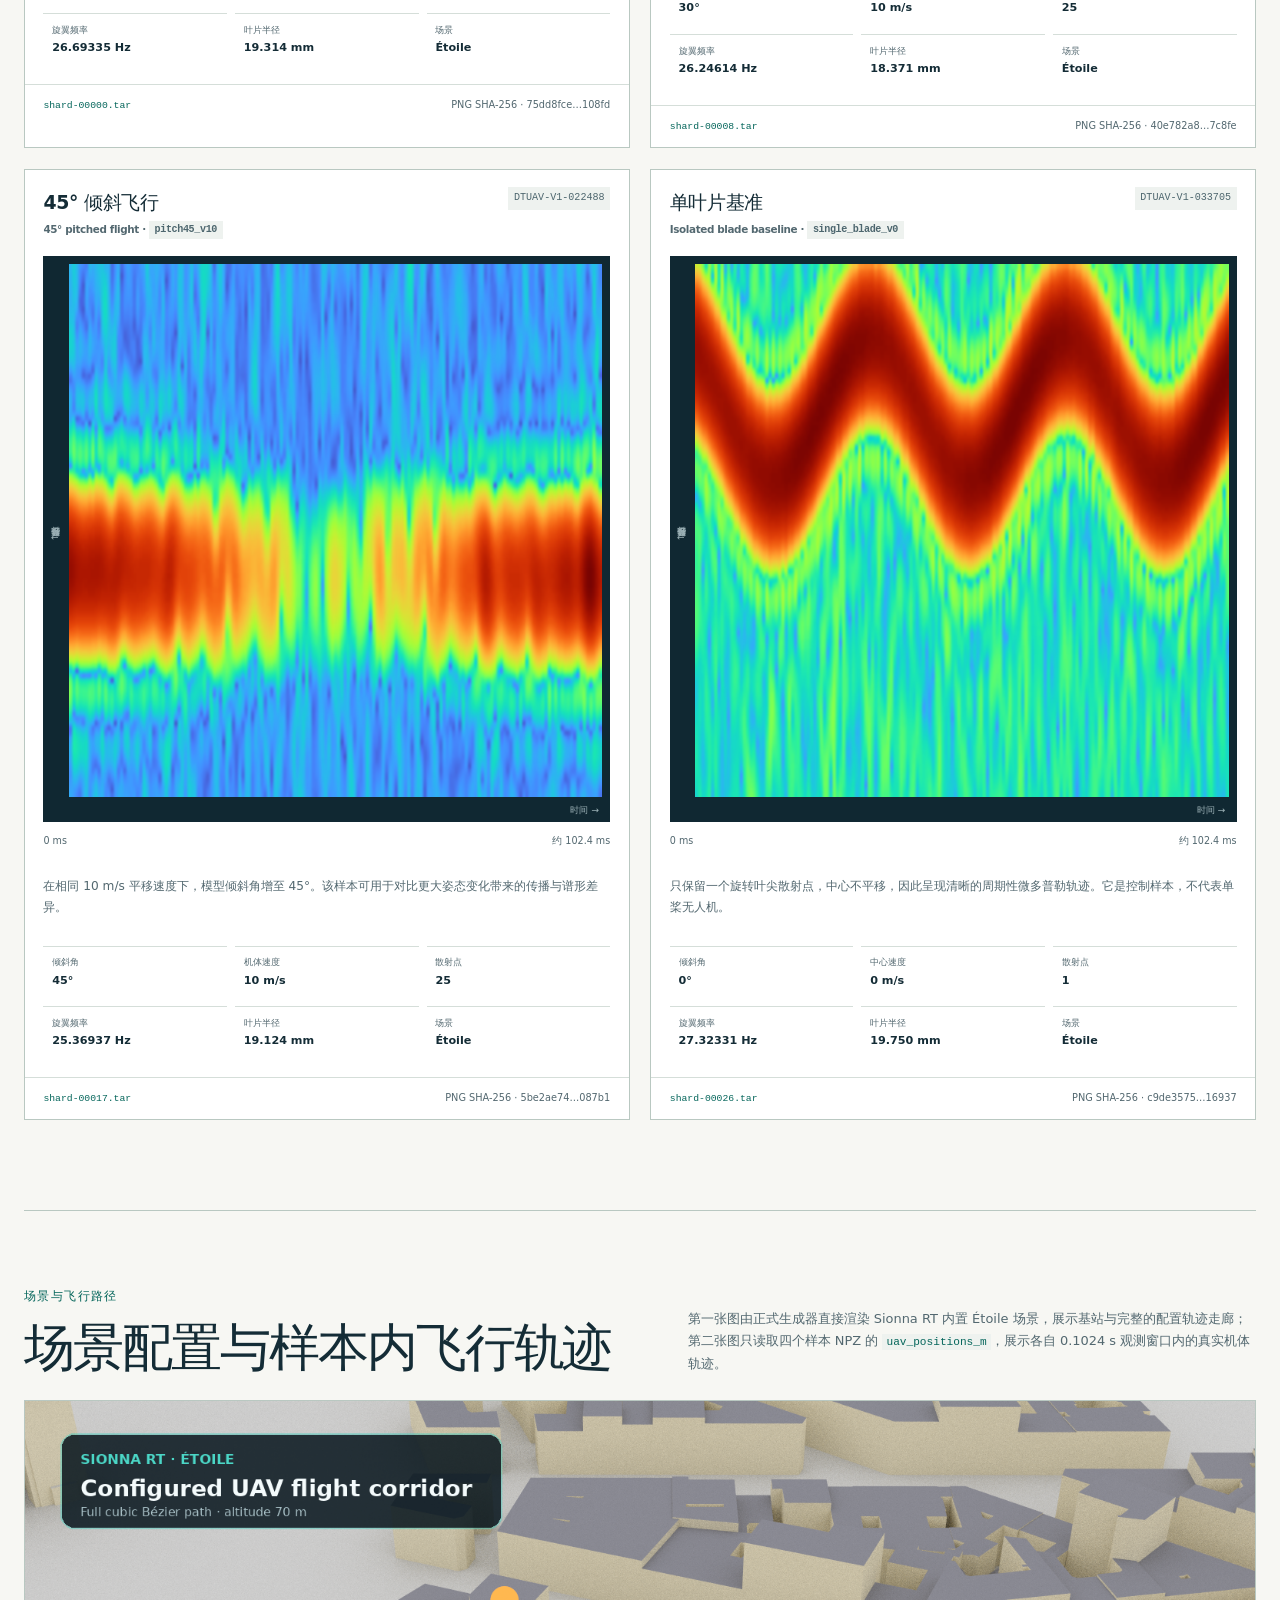
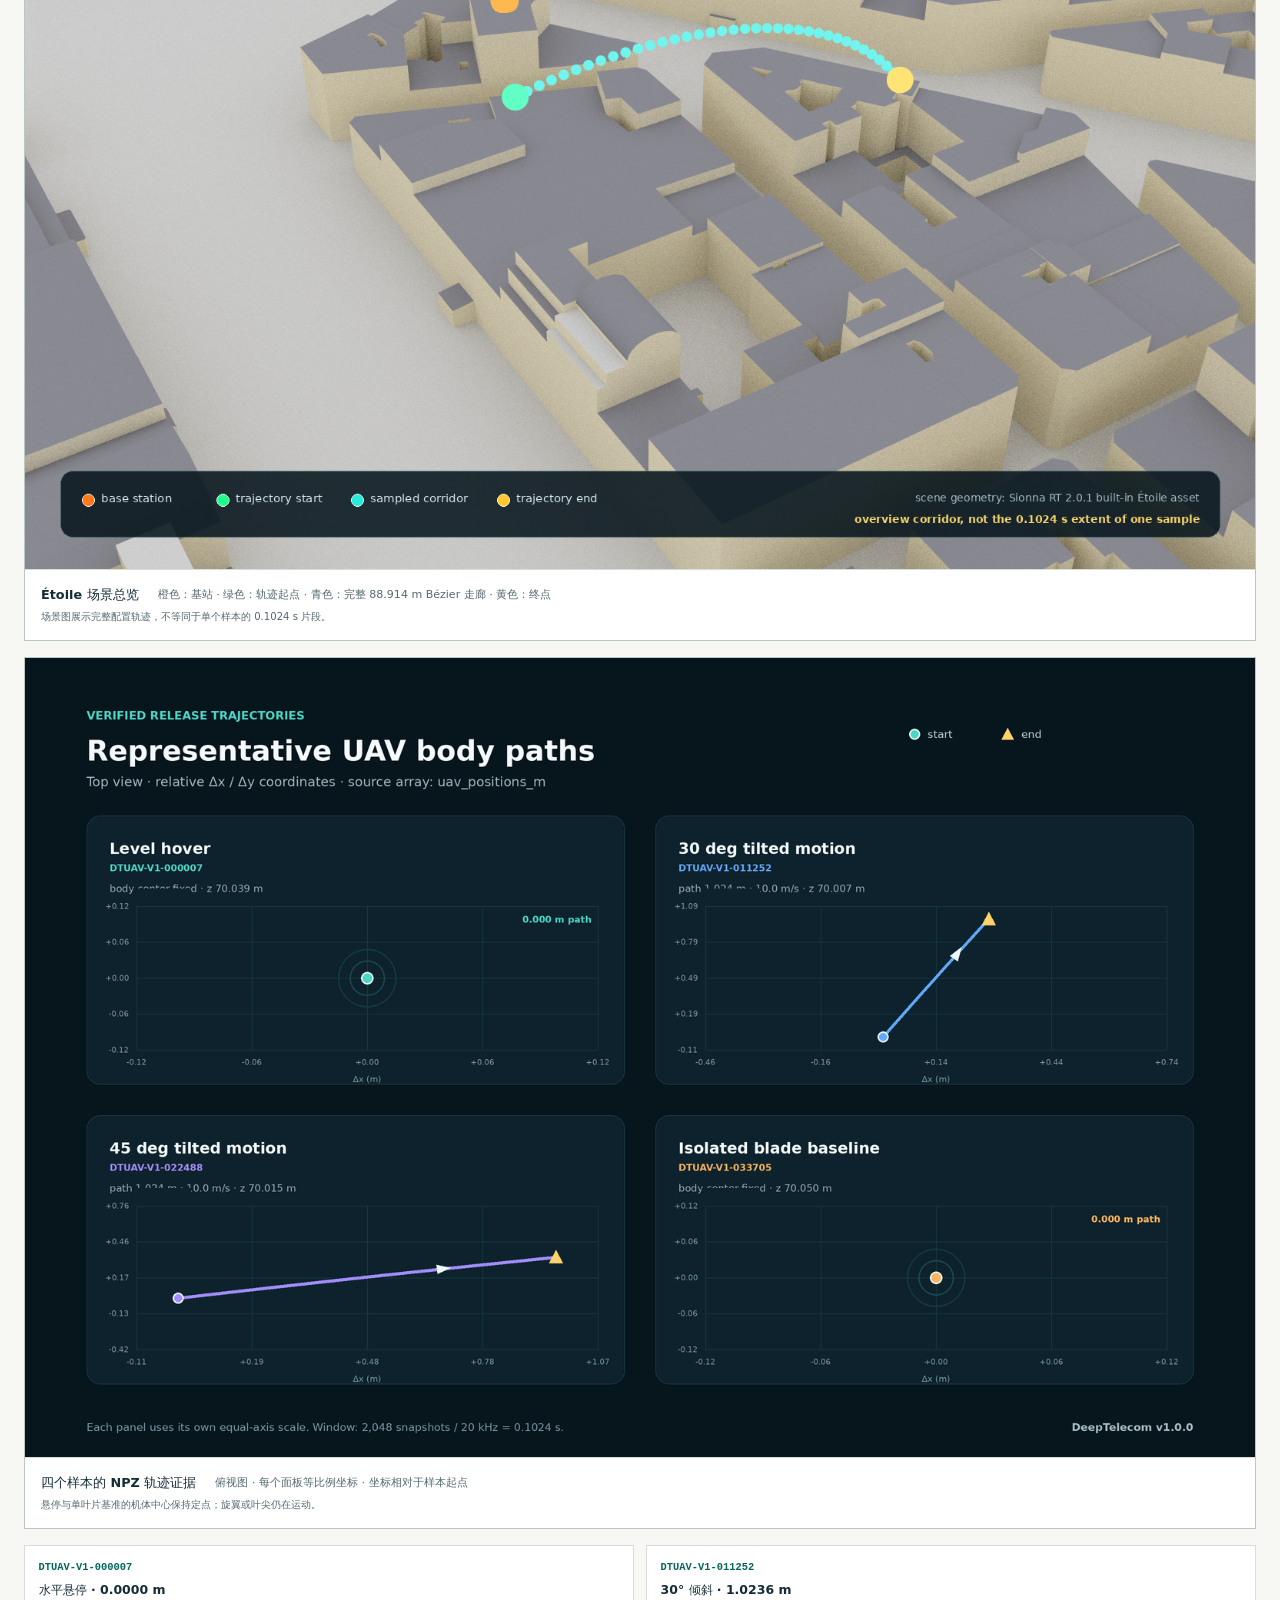
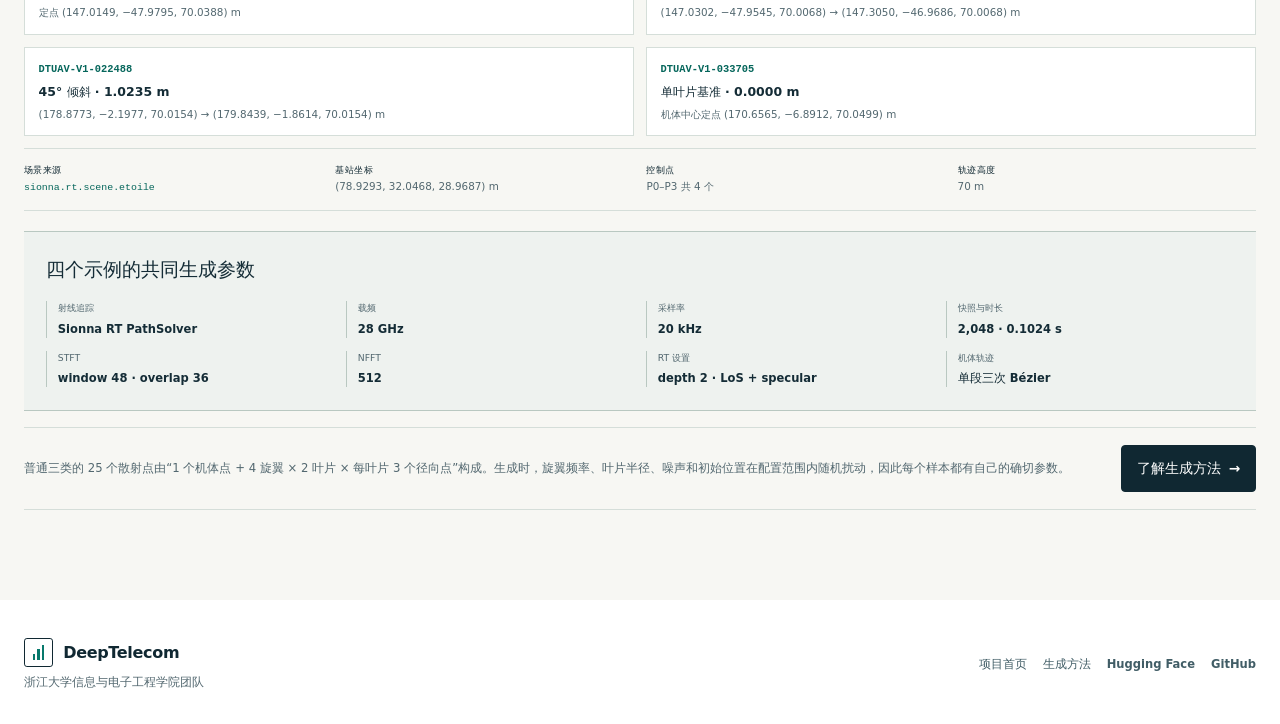
<file: site/gallery/index.html>
<!DOCTYPE html>
<html lang="zh-CN">
  <head>
    <meta charset="utf-8">
    <meta name="viewport" content="width=device-width, initial-scale=1">
    <meta name="description" content="DeepTelecom UAV Dataset v1 真实频谱样本画廊：四类正式样本及对应仿真参数。">
    <link rel="canonical" href="https://kygoyuan2004.github.io/DeepTelecom_Partial/gallery/">
    <link rel="alternate" hreflang="zh-CN" href="https://kygoyuan2004.github.io/DeepTelecom_Partial/gallery/">
    <link rel="alternate" hreflang="en" href="https://kygoyuan2004.github.io/DeepTelecom_Partial/en/gallery/">
    <meta property="og:title" content="真实频谱样本画廊 · DeepTelecom">
    <meta property="og:image" content="https://kygoyuan2004.github.io/DeepTelecom_Partial/assets/images/samples/DTUAV-V1-033705.png">
    <meta name="theme-color" content="#f7f7f3">
    <link rel="icon" href="../assets/favicon.svg" type="image/svg+xml">
    <title>真实样本画廊 · DeepTelecom</title>
    <link rel="stylesheet" href="../assets/css/style.css">
    <script src="../assets/js/app.js" defer></script>
  </head>
  <body>
    <a class="skip-link" href="#main">跳到正文</a>
    <header class="site-header">
      <div class="shell nav-wrap">
        <a class="brand" href="../"><span class="brand-mark" aria-hidden="true"><i></i><i></i><i></i></span><span>DeepTelecom</span></a>
        <nav aria-label="主导航"><a href="../#overview">数据概览</a><a href="../#conditions">四类工况</a><a href="./" aria-current="page">样本画廊</a><a href="../generation/">生成方法</a><a href="../#quickstart">下载与使用</a></nav>
        <a class="language-link" href="../en/gallery/" lang="en">EN</a>
      </div>
    </header>

    <main id="main" class="subpage-main">
      <section class="subpage-hero">
        <div class="shell">
          <div class="breadcrumbs"><a href="../">DeepTelecom</a><span>/</span><span>样本画廊</span></div>
          <p class="eyebrow"><span class="status-dot"></span> v1.0.0 正式发布样本</p>
          <h1>DeepTelecom 真实样本画廊</h1>
          <p class="lede">四张频谱图来自最终 WebDataset TAR。原始源文件、TAR 成员和公开 manifest 已完成三方 SHA-256 核验，并附有对应生成参数。</p>
          <div class="page-meta"><span>4 类各 1 个代表样本</span><span>真实 Étoile 场景</span><span>NPZ 飞行轨迹</span><span>固定 HF commit</span></div>
        </div>
      </section>

      <section class="content-section">
        <div class="shell">
          <div class="intro-note"><b>i</b><p>频谱图横向表示时间，纵向表示多普勒频移，颜色表示相对谱强度（turbo 色图）。PNG 是为快速浏览生成的无坐标轴预览；精确的 <code>t_axis</code>、<code>f_axis</code> 和 <code>S_dB</code> 数组保存在同名 NPZ 中，定量分析应读取 NPZ。</p></div>

          <div class="gallery-grid" id="samples">
            <article class="sample-card">
              <div class="sample-card-head"><h2>水平悬停 <small lang="en">Level hover · <code>level_v0</code></small></h2><code>DTUAV-V1-000007</code></div>
              <div class="spectrogram-frame"><span class="axis-y">多普勒频移 ↑</span><a href="../assets/images/samples/DTUAV-V1-000007.png"><img src="../assets/images/samples/DTUAV-V1-000007.png" width="512" height="512" loading="lazy" alt="DTUAV-V1-000007 水平悬停微多普勒频谱"></a><span class="axis-x">时间 →</span></div>
              <div class="plot-range"><span>0 ms</span><span>约 102.4 ms</span></div>
              <p class="sample-summary">机体不平移，但四个旋翼持续转动。25 个散射点共同形成围绕机体多普勒基线的周期性谱结构。</p>
              <dl class="parameter-grid">
                <div><dt>倾斜角</dt><dd>0°</dd></div><div><dt>机体速度</dt><dd>0 m/s</dd></div><div><dt>散射点</dt><dd>25</dd></div>
                <div><dt>旋翼频率</dt><dd>26.69335 Hz</dd></div><div><dt>叶片半径</dt><dd>19.314 mm</dd></div><div><dt>场景</dt><dd>Étoile</dd></div>
              </dl>
              <div class="sample-origin"><span><code>shard-00000.tar</code></span><span title="75dd8fceaca849bb74c8d0be023f93aa670f2ef97d0b1a203fcc09c76c3108fd">PNG SHA-256 · 75dd8fce…108fd</span></div>
            </article>

            <article class="sample-card">
              <div class="sample-card-head"><h2>30° 倾斜飞行 <small lang="en">30° pitched flight · <code>pitch30_v10</code></small></h2><code>DTUAV-V1-011252</code></div>
              <div class="spectrogram-frame"><span class="axis-y">多普勒频移 ↑</span><a href="../assets/images/samples/DTUAV-V1-011252.png"><img src="../assets/images/samples/DTUAV-V1-011252.png" width="512" height="512" loading="lazy" alt="DTUAV-V1-011252 三十度倾斜飞行微多普勒频谱"></a><span class="axis-x">时间 →</span></div>
              <div class="plot-range"><span>0 ms</span><span>约 102.4 ms</span></div>
              <p class="sample-summary">四旋翼模型绕仿真 y 轴倾斜 30°，并沿 Bézier 轨迹以 10 m/s 平移；机体多普勒与旋翼微多普勒共同进入频谱。</p>
              <dl class="parameter-grid">
                <div><dt>倾斜角</dt><dd>30°</dd></div><div><dt>机体速度</dt><dd>10 m/s</dd></div><div><dt>散射点</dt><dd>25</dd></div>
                <div><dt>旋翼频率</dt><dd>26.24614 Hz</dd></div><div><dt>叶片半径</dt><dd>18.371 mm</dd></div><div><dt>场景</dt><dd>Étoile</dd></div>
              </dl>
              <div class="sample-origin"><span><code>shard-00008.tar</code></span><span title="40e782a84ab4c402f3bb59cbe403f661ec2d248c7bc1116062092da6a987c8fe">PNG SHA-256 · 40e782a8…7c8fe</span></div>
            </article>

            <article class="sample-card">
              <div class="sample-card-head"><h2>45° 倾斜飞行 <small lang="en">45° pitched flight · <code>pitch45_v10</code></small></h2><code>DTUAV-V1-022488</code></div>
              <div class="spectrogram-frame"><span class="axis-y">多普勒频移 ↑</span><a href="../assets/images/samples/DTUAV-V1-022488.png"><img src="../assets/images/samples/DTUAV-V1-022488.png" width="512" height="512" loading="lazy" alt="DTUAV-V1-022488 四十五度倾斜飞行微多普勒频谱"></a><span class="axis-x">时间 →</span></div>
              <div class="plot-range"><span>0 ms</span><span>约 102.4 ms</span></div>
              <p class="sample-summary">在相同 10 m/s 平移速度下，模型倾斜角增至 45°。该样本可用于对比更大姿态变化带来的传播与谱形差异。</p>
              <dl class="parameter-grid">
                <div><dt>倾斜角</dt><dd>45°</dd></div><div><dt>机体速度</dt><dd>10 m/s</dd></div><div><dt>散射点</dt><dd>25</dd></div>
                <div><dt>旋翼频率</dt><dd>25.36937 Hz</dd></div><div><dt>叶片半径</dt><dd>19.124 mm</dd></div><div><dt>场景</dt><dd>Étoile</dd></div>
              </dl>
              <div class="sample-origin"><span><code>shard-00017.tar</code></span><span title="5be2ae74cc96329a16afcce0f6e3b17d96cfc510754f422f8275e49da7f087b1">PNG SHA-256 · 5be2ae74…087b1</span></div>
            </article>

            <article class="sample-card">
              <div class="sample-card-head"><h2>单叶片基准 <small lang="en">Isolated blade baseline · <code>single_blade_v0</code></small></h2><code>DTUAV-V1-033705</code></div>
              <div class="spectrogram-frame"><span class="axis-y">多普勒频移 ↑</span><a href="../assets/images/samples/DTUAV-V1-033705.png"><img src="../assets/images/samples/DTUAV-V1-033705.png" width="512" height="512" loading="lazy" alt="DTUAV-V1-033705 单叶片基准微多普勒频谱"></a><span class="axis-x">时间 →</span></div>
              <div class="plot-range"><span>0 ms</span><span>约 102.4 ms</span></div>
              <p class="sample-summary">只保留一个旋转叶尖散射点，中心不平移，因此呈现清晰的周期性微多普勒轨迹。它是控制样本，不代表单桨无人机。</p>
              <dl class="parameter-grid">
                <div><dt>倾斜角</dt><dd>0°</dd></div><div><dt>中心速度</dt><dd>0 m/s</dd></div><div><dt>散射点</dt><dd>1</dd></div>
                <div><dt>旋翼频率</dt><dd>27.32331 Hz</dd></div><div><dt>叶片半径</dt><dd>19.750 mm</dd></div><div><dt>场景</dt><dd>Étoile</dd></div>
              </dl>
              <div class="sample-origin"><span><code>shard-00026.tar</code></span><span title="c9de35751150619056f43183762763cd4ad068ff93eb05f77bc8287b43b16937">PNG SHA-256 · c9de3575…16937</span></div>
            </article>
          </div>

          <section class="trajectory-evidence" id="trajectories" aria-labelledby="trajectory-title">
            <div class="trajectory-heading">
              <div><p class="kicker">场景与飞行路径</p><h2 id="trajectory-title">场景配置与样本内飞行轨迹</h2></div>
              <p>第一张图由正式生成器直接渲染 Sionna RT 内置 Étoile 场景，展示基站与完整的配置轨迹走廊；第二张图只读取四个样本 NPZ 的 <code>uav_positions_m</code>，展示各自 0.1024 s 观测窗口内的真实机体轨迹。</p>
            </div>

            <figure class="evidence-figure scene-evidence">
              <a href="../assets/images/scenes/etoile-trajectory-overview.png"><picture><source srcset="../assets/images/scenes/etoile-trajectory-overview.webp" type="image/webp"><img src="../assets/images/scenes/etoile-trajectory-overview.png" width="1600" height="1000" alt="Étoile 射线追踪城市场景中的基站和三次 Bézier 无人机飞行走廊" loading="lazy"></picture></a>
              <figcaption><strong>Étoile 场景总览</strong><span>橙色：基站 · 绿色：轨迹起点 · 青色：完整 88.914 m Bézier 走廊 · 黄色：终点</span><small>场景图展示完整配置轨迹，不等同于单个样本的 0.1024 s 片段。</small></figcaption>
            </figure>

            <figure class="evidence-figure">
              <a href="../assets/images/trajectories/representative-trajectories.png"><img src="../assets/images/trajectories/representative-trajectories.png" width="1600" height="1040" alt="四个已核验样本从 NPZ uav_positions_m 数组绘制的无人机机体俯视轨迹" loading="lazy"></a>
              <figcaption><strong>四个样本的 NPZ 轨迹证据</strong><span>俯视图 · 每个面板等比例坐标 · 坐标相对于样本起点</span><small>悬停与单叶片基准的机体中心保持定点；旋翼或叶尖仍在运动。</small></figcaption>
            </figure>

            <div class="trajectory-record-grid">
              <article><code>DTUAV-V1-000007</code><strong>水平悬停 · 0.0000 m</strong><span>定点 (147.0149, −47.9795, 70.0388) m</span></article>
              <article><code>DTUAV-V1-011252</code><strong>30° 倾斜 · 1.0236 m</strong><span>(147.0302, −47.9545, 70.0068) → (147.3050, −46.9686, 70.0068) m</span></article>
              <article><code>DTUAV-V1-022488</code><strong>45° 倾斜 · 1.0235 m</strong><span>(178.8773, −2.1977, 70.0154) → (179.8439, −1.8614, 70.0154) m</span></article>
              <article><code>DTUAV-V1-033705</code><strong>单叶片基准 · 0.0000 m</strong><span>机体中心定点 (170.6565, −6.8912, 70.0499) m</span></article>
            </div>

            <div class="scene-facts"><span><b>场景来源</b><code>sionna.rt.scene.etoile</code></span><span><b>基站坐标</b>(78.9293, 32.0468, 28.9687) m</span><span><b>控制点</b>P0–P3 共 4 个</span><span><b>轨迹高度</b>70 m</span></div>
          </section>

          <section class="shared-params" aria-labelledby="shared-title">
            <h2 id="shared-title">四个示例的共同生成参数</h2>
            <div class="shared-param-grid">
              <div><span>射线追踪</span><b>Sionna RT PathSolver</b></div><div><span>载频</span><b>28 GHz</b></div><div><span>采样率</span><b>20 kHz</b></div><div><span>快照与时长</span><b>2,048 · 0.1024 s</b></div>
              <div><span>STFT</span><b>window 48 · overlap 36</b></div><div><span>NFFT</span><b>512</b></div><div><span>RT 设置</span><b>depth 2 · LoS + specular</b></div><div><span>机体轨迹</span><b>单段三次 Bézier</b></div>
            </div>
          </section>

          <div class="gallery-method-note"><p>普通三类的 25 个散射点由“1 个机体点 + 4 旋翼 × 2 叶片 × 每叶片 3 个径向点”构成。生成时，旋翼频率、叶片半径、噪声和初始位置在配置范围内随机扰动，因此每个样本都有自己的确切参数。</p><a class="button primary" href="../generation/">了解生成方法 <span aria-hidden="true">→</span></a></div>
        </div>
      </section>
    </main>

    <footer><div class="shell footer-wrap"><div><a class="brand footer-brand" href="../"><span class="brand-mark" aria-hidden="true"><i></i><i></i><i></i></span><span>DeepTelecom</span></a><p>浙江大学信息与电子工程学院团队</p></div><div class="footer-links"><a href="../">项目首页</a><a href="../generation/">生成方法</a><a href="https://huggingface.co/datasets/KYGOYUAN/DeepTelecom_Partial/tree/de7fc35cb41af3d9c5b2f52dab5483e3ceb623b3">Hugging Face</a><a href="https://github.com/kygoyuan2004/DeepTelecom_Partial">GitHub</a></div></div></footer>
  </body>
</html>
</file>
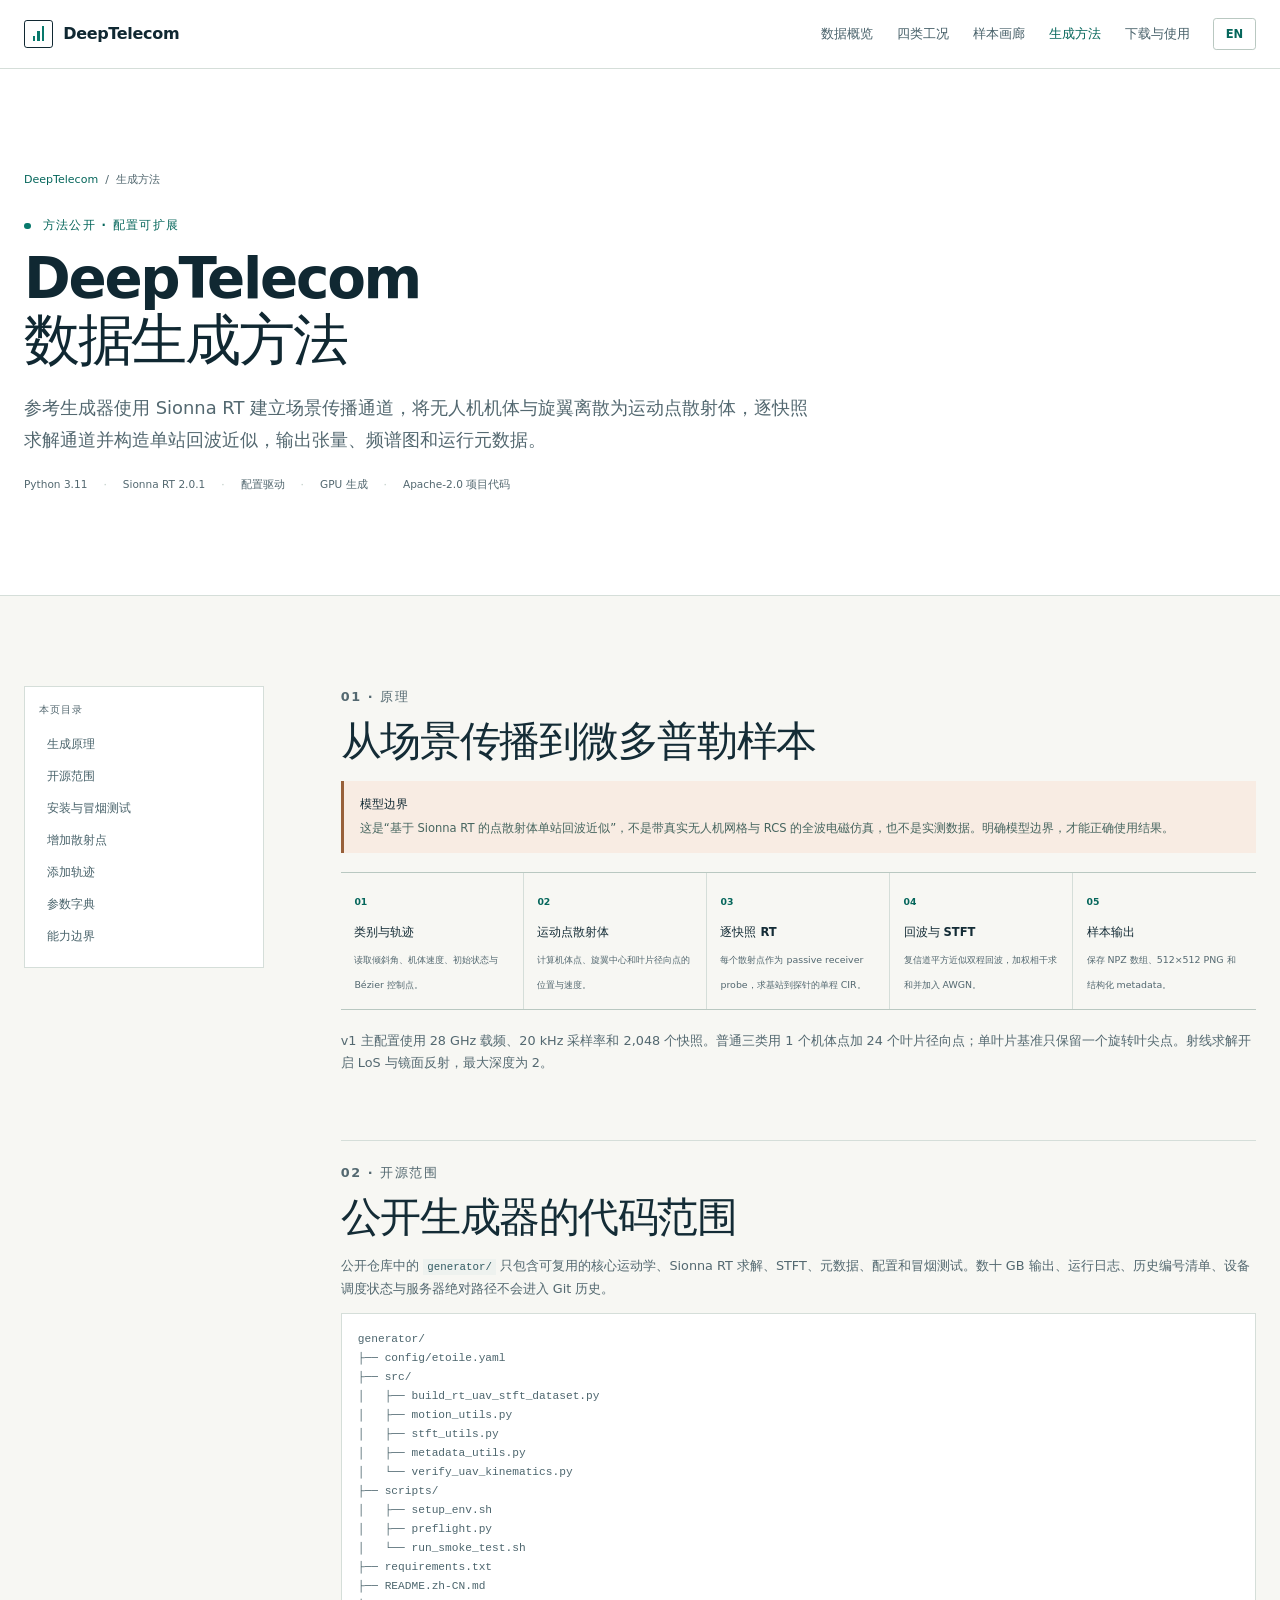
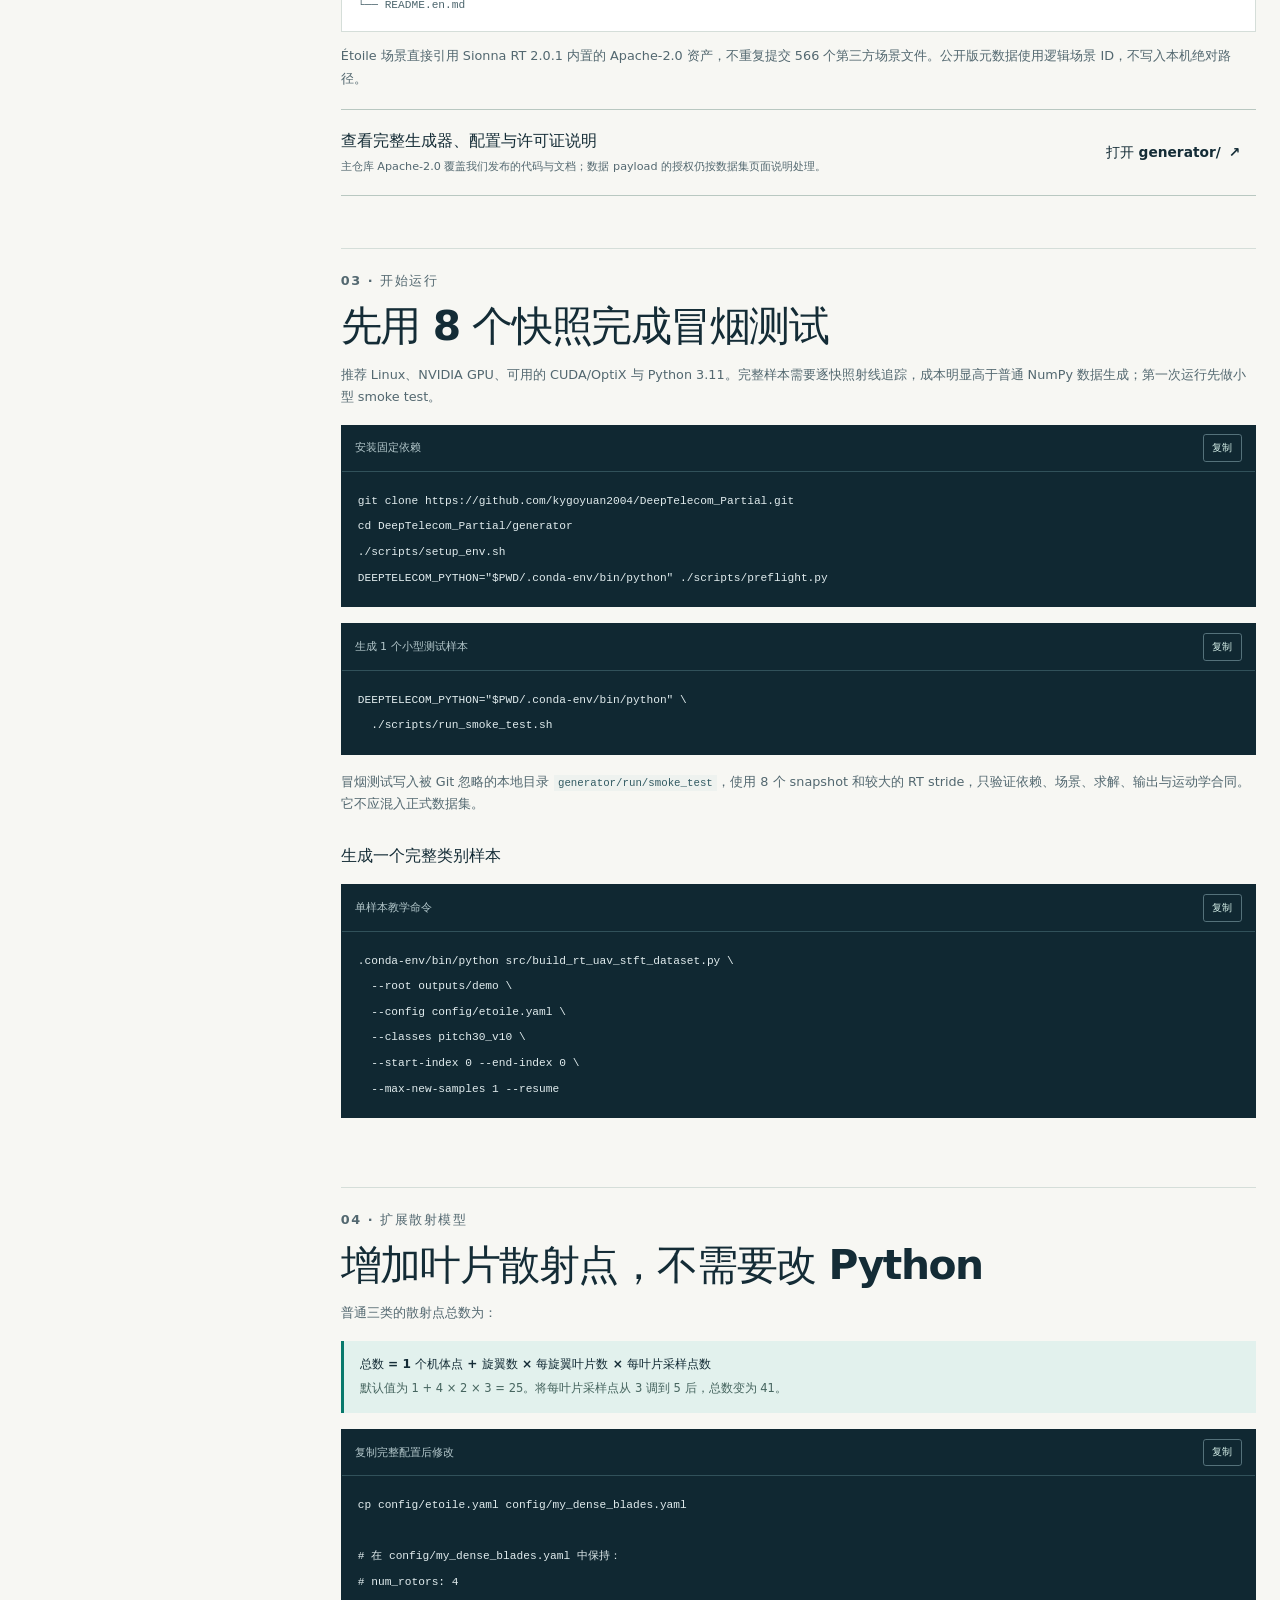
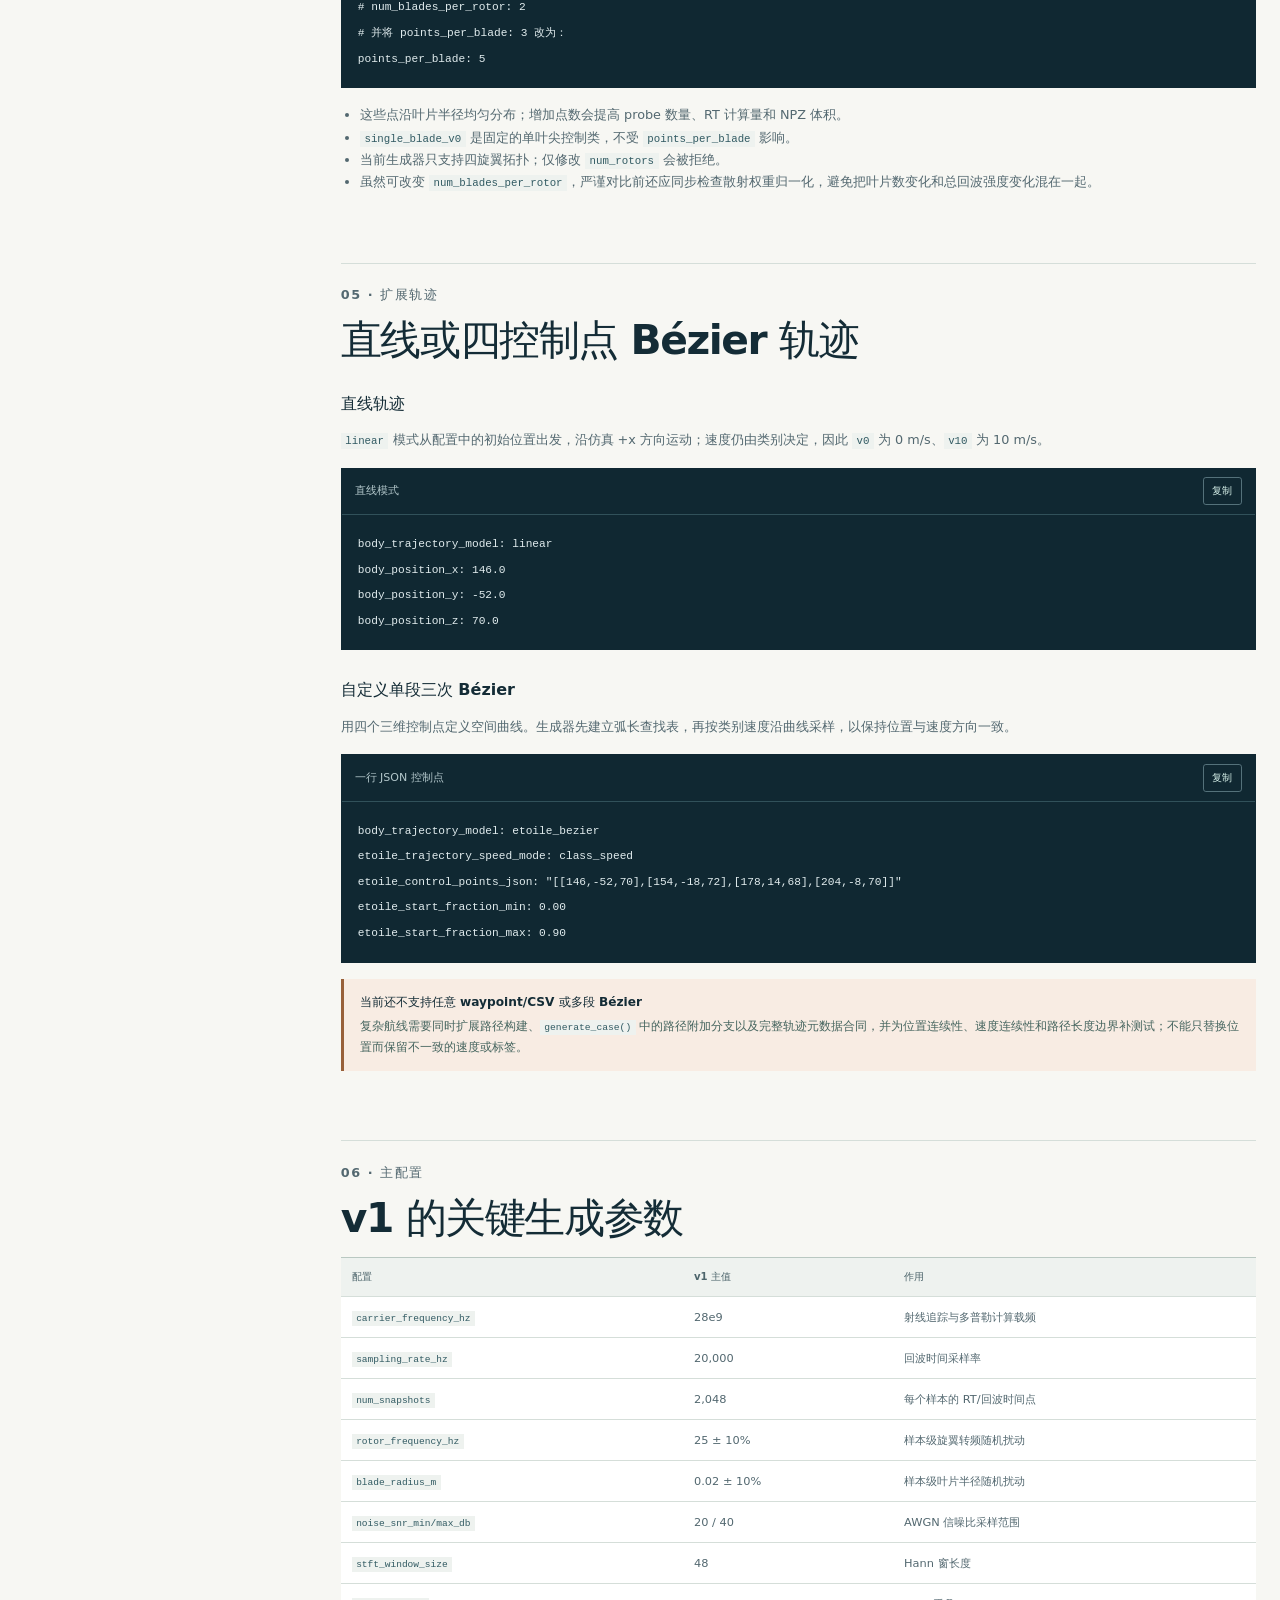
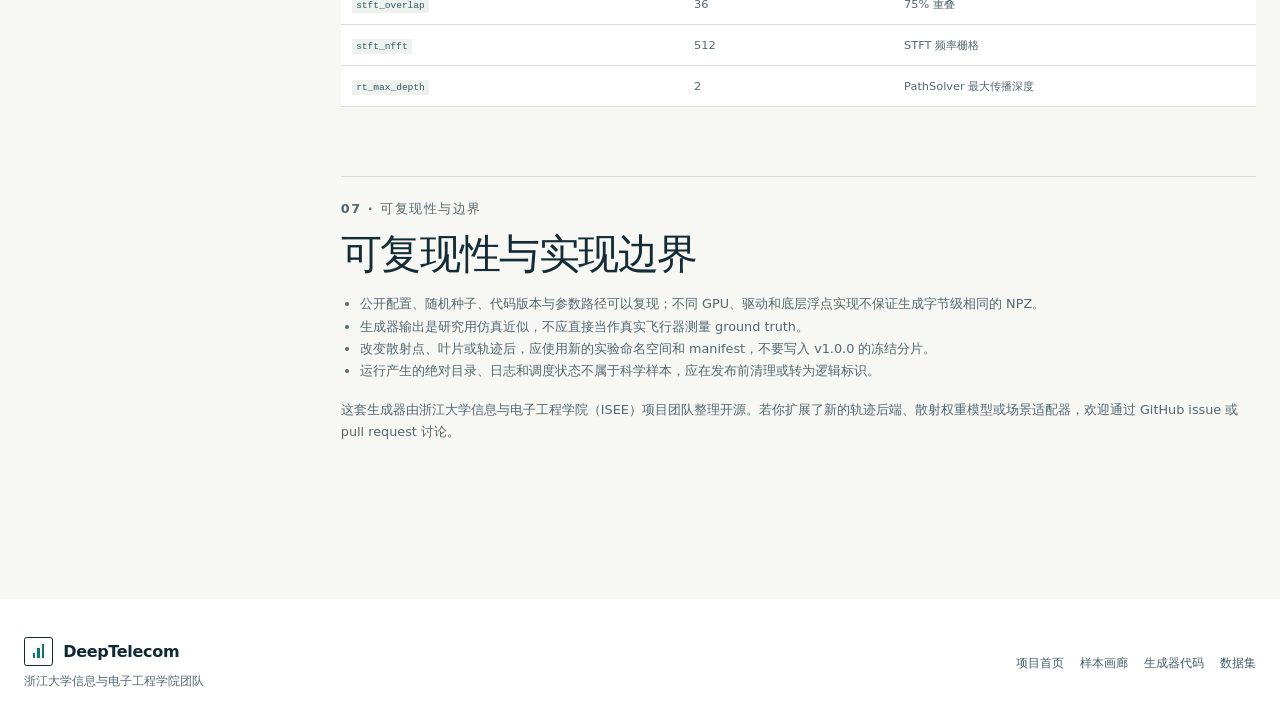
<file: site/generation/index.html>
<!DOCTYPE html>
<html lang="zh-CN">
  <head>
    <meta charset="utf-8">
    <meta name="viewport" content="width=device-width, initial-scale=1">
    <meta name="description" content="DeepTelecom 无人机无线传播数据生成方法：Sionna RT 点散射体模型、安装运行、散射点扩展与自定义轨迹教程。">
    <link rel="canonical" href="https://kygoyuan2004.github.io/DeepTelecom_Partial/generation/">
    <link rel="alternate" hreflang="zh-CN" href="https://kygoyuan2004.github.io/DeepTelecom_Partial/generation/">
    <link rel="alternate" hreflang="en" href="https://kygoyuan2004.github.io/DeepTelecom_Partial/en/generation/">
    <meta property="og:title" content="生成方法与开源代码 · DeepTelecom">
    <meta name="theme-color" content="#f7f7f3">
    <link rel="icon" href="../assets/favicon.svg" type="image/svg+xml">
    <title>生成方法与开源代码 · DeepTelecom</title>
    <link rel="stylesheet" href="../assets/css/style.css">
    <script src="../assets/js/app.js" defer></script>
  </head>
  <body>
    <a class="skip-link" href="#main">跳到正文</a>
    <header class="site-header">
      <div class="shell nav-wrap">
        <a class="brand" href="../"><span class="brand-mark" aria-hidden="true"><i></i><i></i><i></i></span><span>DeepTelecom</span></a>
        <nav aria-label="主导航"><a href="../#overview">数据概览</a><a href="../#conditions">四类工况</a><a href="../gallery/">样本画廊</a><a href="./" aria-current="page">生成方法</a><a href="../#quickstart">下载与使用</a></nav>
        <a class="language-link" href="../en/generation/" lang="en">EN</a>
      </div>
    </header>

    <main id="main" class="subpage-main">
      <section class="subpage-hero">
        <div class="shell">
          <div class="breadcrumbs"><a href="../">DeepTelecom</a><span>/</span><span>生成方法</span></div>
          <p class="eyebrow"><span class="status-dot"></span> 方法公开 · 配置可扩展</p>
          <h1>DeepTelecom 数据生成方法</h1>
          <p class="lede">参考生成器使用 Sionna RT 建立场景传播通道，将无人机机体与旋翼离散为运动点散射体，逐快照求解通道并构造单站回波近似，输出张量、频谱图和运行元数据。</p>
          <div class="page-meta"><span>Python 3.11</span><span>Sionna RT 2.0.1</span><span>配置驱动</span><span>GPU 生成</span><span>Apache-2.0 项目代码</span></div>
        </div>
      </section>

      <section class="content-section">
        <div class="shell docs-layout">
          <aside class="docs-nav" aria-label="本页目录">
            <strong>本页目录</strong>
            <a href="#principle">生成原理</a><a href="#opensource">开源范围</a><a href="#install">安装与冒烟测试</a><a href="#scatterers">增加散射点</a><a href="#trajectory">添加轨迹</a><a href="#parameters">参数字典</a><a href="#limits">能力边界</a>
          </aside>

          <div class="docs-content">
            <section class="doc-section" id="principle">
              <p class="kicker">01 · 原理</p>
              <h2>从场景传播到微多普勒样本</h2>
              <div class="callout warning"><strong>模型边界</strong><p>这是“基于 Sionna RT 的点散射体单站回波近似”，不是带真实无人机网格与 RCS 的全波电磁仿真，也不是实测数据。明确模型边界，才能正确使用结果。</p></div>
              <div class="architecture-flow">
                <div><span>01</span><b>类别与轨迹</b><small>读取倾斜角、机体速度、初始状态与 Bézier 控制点。</small></div>
                <div><span>02</span><b>运动点散射体</b><small>计算机体点、旋翼中心和叶片径向点的位置与速度。</small></div>
                <div><span>03</span><b>逐快照 RT</b><small>每个散射点作为 passive receiver probe，求基站到探针的单程 CIR。</small></div>
                <div><span>04</span><b>回波与 STFT</b><small>复信道平方近似双程回波，加权相干求和并加入 AWGN。</small></div>
                <div><span>05</span><b>样本输出</b><small>保存 NPZ 数组、512×512 PNG 和结构化 metadata。</small></div>
              </div>
              <p>v1 主配置使用 28 GHz 载频、20 kHz 采样率和 2,048 个快照。普通三类用 1 个机体点加 24 个叶片径向点；单叶片基准只保留一个旋转叶尖点。射线求解开启 LoS 与镜面反射，最大深度为 2。</p>
            </section>

            <section class="doc-section" id="opensource">
              <p class="kicker">02 · 开源范围</p>
              <h2>公开生成器的代码范围</h2>
              <p>公开仓库中的 <code>generator/</code> 只包含可复用的核心运动学、Sionna RT 求解、STFT、元数据、配置和冒烟测试。数十 GB 输出、运行日志、历史编号清单、设备调度状态与服务器绝对路径不会进入 Git 历史。</p>
              <pre class="source-tree">generator/
├── config/etoile.yaml
├── src/
│   ├── build_rt_uav_stft_dataset.py
│   ├── motion_utils.py
│   ├── stft_utils.py
│   ├── metadata_utils.py
│   └── verify_uav_kinematics.py
├── scripts/
│   ├── setup_env.sh
│   ├── preflight.py
│   └── run_smoke_test.sh
├── requirements.txt
├── README.zh-CN.md
└── README.en.md</pre>
              <p>Étoile 场景直接引用 Sionna RT 2.0.1 内置的 Apache-2.0 资产，不重复提交 566 个第三方场景文件。公开版元数据使用逻辑场景 ID，不写入本机绝对路径。</p>
              <div class="opensource-card"><div><strong>查看完整生成器、配置与许可证说明</strong><p>主仓库 Apache-2.0 覆盖我们发布的代码与文档；数据 payload 的授权仍按数据集页面说明处理。</p></div><a class="button" href="https://github.com/kygoyuan2004/DeepTelecom_Partial/tree/main/generator">打开 generator/ <span aria-hidden="true">↗</span></a></div>
            </section>

            <section class="doc-section" id="install">
              <p class="kicker">03 · 开始运行</p>
              <h2>先用 8 个快照完成冒烟测试</h2>
              <p>推荐 Linux、NVIDIA GPU、可用的 CUDA/OptiX 与 Python 3.11。完整样本需要逐快照射线追踪，成本明显高于普通 NumPy 数据生成；第一次运行先做小型 smoke test。</p>
              <div class="doc-code"><div class="code-title"><span>安装固定依赖</span><button class="copy-button" type="button" data-copy="install-code">复制</button></div><pre><code id="install-code">git clone https://github.com/kygoyuan2004/DeepTelecom_Partial.git
cd DeepTelecom_Partial/generator
./scripts/setup_env.sh
DEEPTELECOM_PYTHON="$PWD/.conda-env/bin/python" ./scripts/preflight.py</code></pre></div>
              <div class="doc-code"><div class="code-title"><span>生成 1 个小型测试样本</span><button class="copy-button" type="button" data-copy="smoke-code">复制</button></div><pre><code id="smoke-code">DEEPTELECOM_PYTHON="$PWD/.conda-env/bin/python" \
  ./scripts/run_smoke_test.sh</code></pre></div>
              <p>冒烟测试写入被 Git 忽略的本地目录 <code>generator/run/smoke_test</code>，使用 8 个 snapshot 和较大的 RT stride，只验证依赖、场景、求解、输出与运动学合同。它不应混入正式数据集。</p>
              <h3>生成一个完整类别样本</h3>
              <div class="doc-code"><div class="code-title"><span>单样本教学命令</span><button class="copy-button" type="button" data-copy="one-code">复制</button></div><pre><code id="one-code">.conda-env/bin/python src/build_rt_uav_stft_dataset.py \
  --root outputs/demo \
  --config config/etoile.yaml \
  --classes pitch30_v10 \
  --start-index 0 --end-index 0 \
  --max-new-samples 1 --resume</code></pre></div>
            </section>

            <section class="doc-section" id="scatterers">
              <p class="kicker">04 · 扩展散射模型</p>
              <h2>增加叶片散射点，不需要改 Python</h2>
              <p>普通三类的散射点总数为：</p>
              <div class="callout"><strong>总数 = 1 个机体点 + 旋翼数 × 每旋翼叶片数 × 每叶片采样点数</strong><p>默认值为 1 + 4 × 2 × 3 = 25。将每叶片采样点从 3 调到 5 后，总数变为 41。</p></div>
              <div class="doc-code"><div class="code-title"><span>复制完整配置后修改</span><button class="copy-button" type="button" data-copy="point-code">复制</button></div><pre><code id="point-code">cp config/etoile.yaml config/my_dense_blades.yaml

# 在 config/my_dense_blades.yaml 中保持：
# num_rotors: 4
# num_blades_per_rotor: 2
# 并将 points_per_blade: 3 改为：
points_per_blade: 5</code></pre></div>
              <ul>
                <li>这些点沿叶片半径均匀分布；增加点数会提高 probe 数量、RT 计算量和 NPZ 体积。</li>
                <li><code>single_blade_v0</code> 是固定的单叶尖控制类，不受 <code>points_per_blade</code> 影响。</li>
                <li>当前生成器只支持四旋翼拓扑；仅修改 <code>num_rotors</code> 会被拒绝。</li>
                <li>虽然可改变 <code>num_blades_per_rotor</code>，严谨对比前还应同步检查散射权重归一化，避免把叶片数变化和总回波强度变化混在一起。</li>
              </ul>
            </section>

            <section class="doc-section" id="trajectory">
              <p class="kicker">05 · 扩展轨迹</p>
              <h2>直线或四控制点 Bézier 轨迹</h2>
              <h3>直线轨迹</h3>
              <p><code>linear</code> 模式从配置中的初始位置出发，沿仿真 +x 方向运动；速度仍由类别决定，因此 <code>v0</code> 为 0 m/s、<code>v10</code> 为 10 m/s。</p>
              <div class="doc-code"><div class="code-title"><span>直线模式</span><button class="copy-button" type="button" data-copy="linear-code">复制</button></div><pre><code id="linear-code">body_trajectory_model: linear
body_position_x: 146.0
body_position_y: -52.0
body_position_z: 70.0</code></pre></div>
              <h3>自定义单段三次 Bézier</h3>
              <p>用四个三维控制点定义空间曲线。生成器先建立弧长查找表，再按类别速度沿曲线采样，以保持位置与速度方向一致。</p>
              <div class="doc-code"><div class="code-title"><span>一行 JSON 控制点</span><button class="copy-button" type="button" data-copy="bezier-code">复制</button></div><pre><code id="bezier-code">body_trajectory_model: etoile_bezier
etoile_trajectory_speed_mode: class_speed
etoile_control_points_json: "[[146,-52,70],[154,-18,72],[178,14,68],[204,-8,70]]"
etoile_start_fraction_min: 0.00
etoile_start_fraction_max: 0.90</code></pre></div>
              <div class="callout warning"><strong>当前还不支持任意 waypoint/CSV 或多段 Bézier</strong><p>复杂航线需要同时扩展路径构建、<code>generate_case()</code> 中的路径附加分支以及完整轨迹元数据合同，并为位置连续性、速度连续性和路径长度边界补测试；不能只替换位置而保留不一致的速度或标签。</p></div>
            </section>

            <section class="doc-section" id="parameters">
              <p class="kicker">06 · 主配置</p>
              <h2>v1 的关键生成参数</h2>
              <table class="parameter-table">
                <thead><tr><th>配置</th><th>v1 主值</th><th>作用</th></tr></thead>
                <tbody>
                  <tr><td><code>carrier_frequency_hz</code></td><td>28e9</td><td>射线追踪与多普勒计算载频</td></tr>
                  <tr><td><code>sampling_rate_hz</code></td><td>20,000</td><td>回波时间采样率</td></tr>
                  <tr><td><code>num_snapshots</code></td><td>2,048</td><td>每个样本的 RT/回波时间点</td></tr>
                  <tr><td><code>rotor_frequency_hz</code></td><td>25 ± 10%</td><td>样本级旋翼转频随机扰动</td></tr>
                  <tr><td><code>blade_radius_m</code></td><td>0.02 ± 10%</td><td>样本级叶片半径随机扰动</td></tr>
                  <tr><td><code>noise_snr_min/max_db</code></td><td>20 / 40</td><td>AWGN 信噪比采样范围</td></tr>
                  <tr><td><code>stft_window_size</code></td><td>48</td><td>Hann 窗长度</td></tr>
                  <tr><td><code>stft_overlap</code></td><td>36</td><td>75% 重叠</td></tr>
                  <tr><td><code>stft_nfft</code></td><td>512</td><td>STFT 频率栅格</td></tr>
                  <tr><td><code>rt_max_depth</code></td><td>2</td><td>PathSolver 最大传播深度</td></tr>
                </tbody>
              </table>
            </section>

            <section class="doc-section" id="limits">
              <p class="kicker">07 · 可复现性与边界</p>
              <h2>可复现性与实现边界</h2>
              <ul>
                <li>公开配置、随机种子、代码版本与参数路径可以复现；不同 GPU、驱动和底层浮点实现不保证生成字节级相同的 NPZ。</li>
                <li>生成器输出是研究用仿真近似，不应直接当作真实飞行器测量 ground truth。</li>
                <li>改变散射点、叶片或轨迹后，应使用新的实验命名空间和 manifest，不要写入 v1.0.0 的冻结分片。</li>
                <li>运行产生的绝对目录、日志和调度状态不属于科学样本，应在发布前清理或转为逻辑标识。</li>
              </ul>
              <p>这套生成器由浙江大学信息与电子工程学院（ISEE）项目团队整理开源。若你扩展了新的轨迹后端、散射权重模型或场景适配器，欢迎通过 GitHub issue 或 pull request 讨论。</p>
            </section>
          </div>
        </div>
      </section>
    </main>

    <footer><div class="shell footer-wrap"><div><a class="brand footer-brand" href="../"><span class="brand-mark" aria-hidden="true"><i></i><i></i><i></i></span><span>DeepTelecom</span></a><p>浙江大学信息与电子工程学院团队</p></div><div class="footer-links"><a href="../">项目首页</a><a href="../gallery/">样本画廊</a><a href="https://github.com/kygoyuan2004/DeepTelecom_Partial/tree/main/generator">生成器代码</a><a href="https://huggingface.co/datasets/KYGOYUAN/DeepTelecom_Partial/tree/de7fc35cb41af3d9c5b2f52dab5483e3ceb623b3">数据集</a></div></div></footer>
  </body>
</html>
</file>
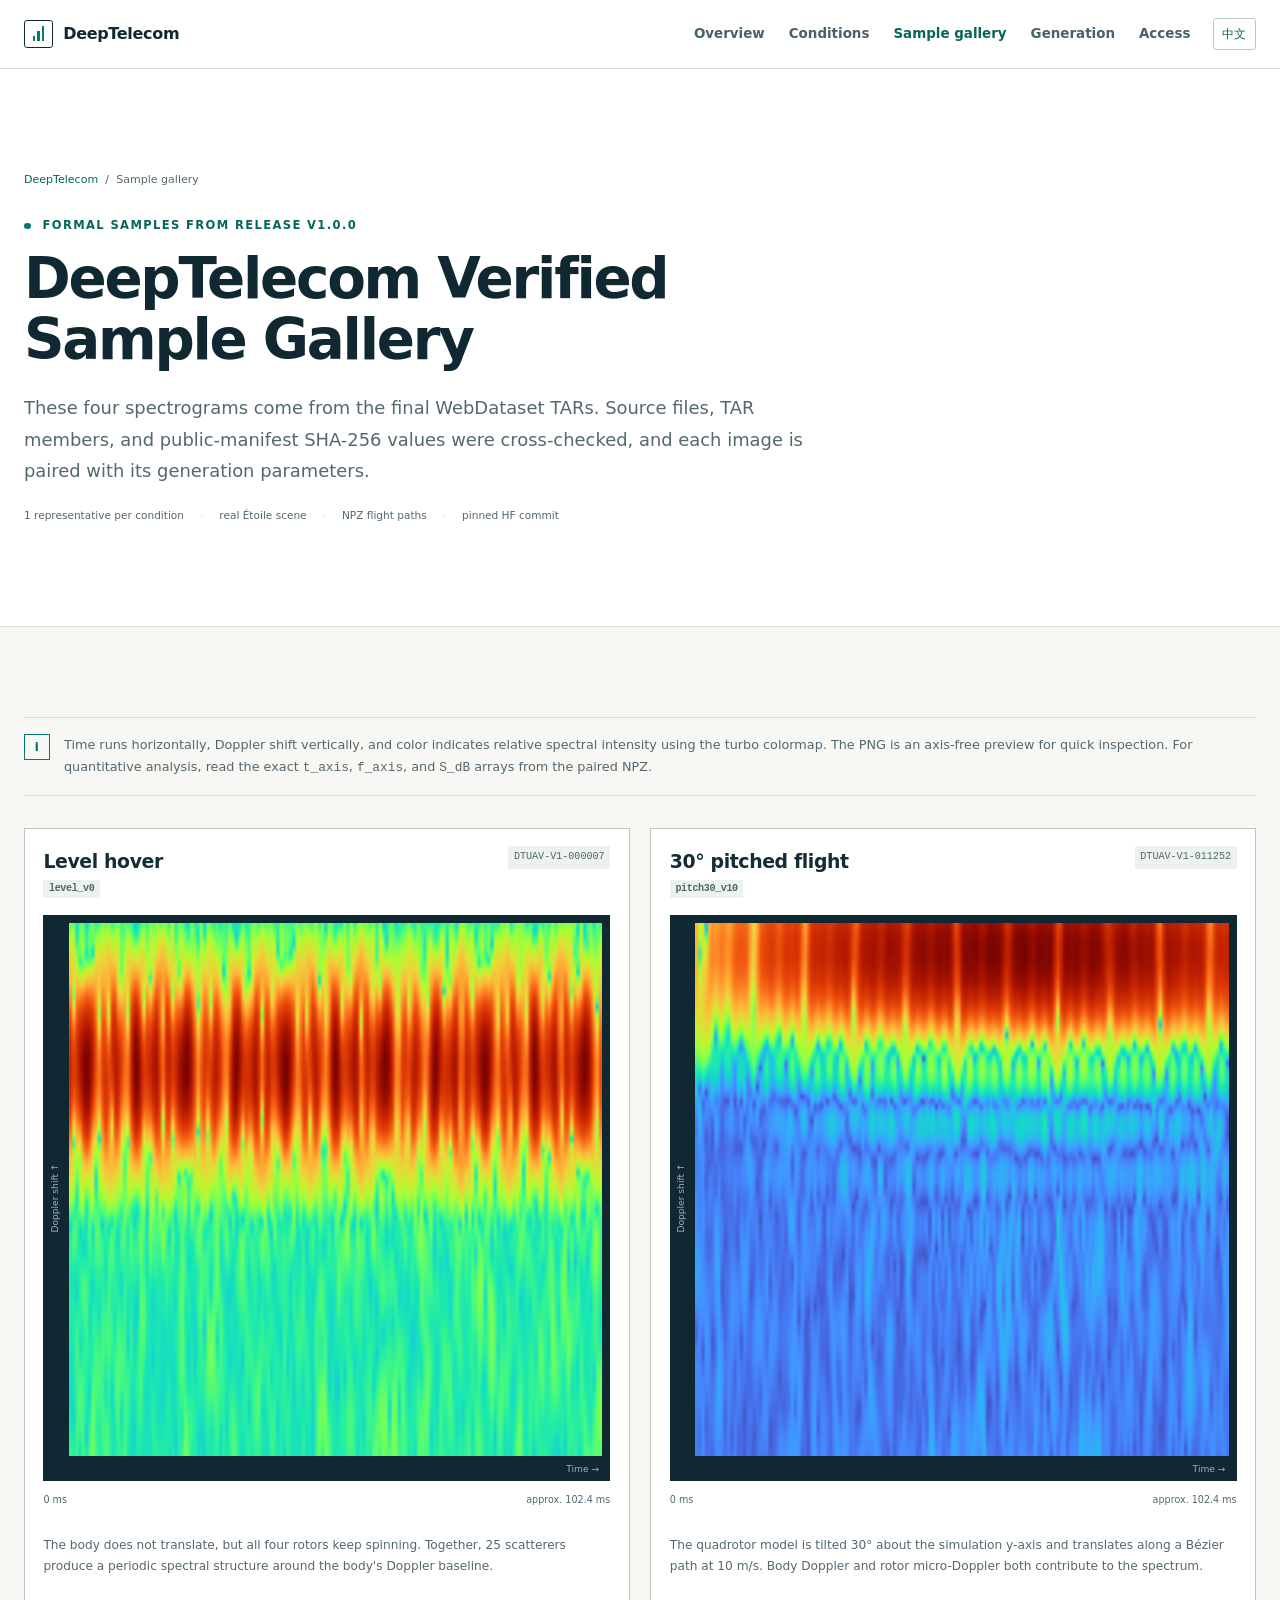
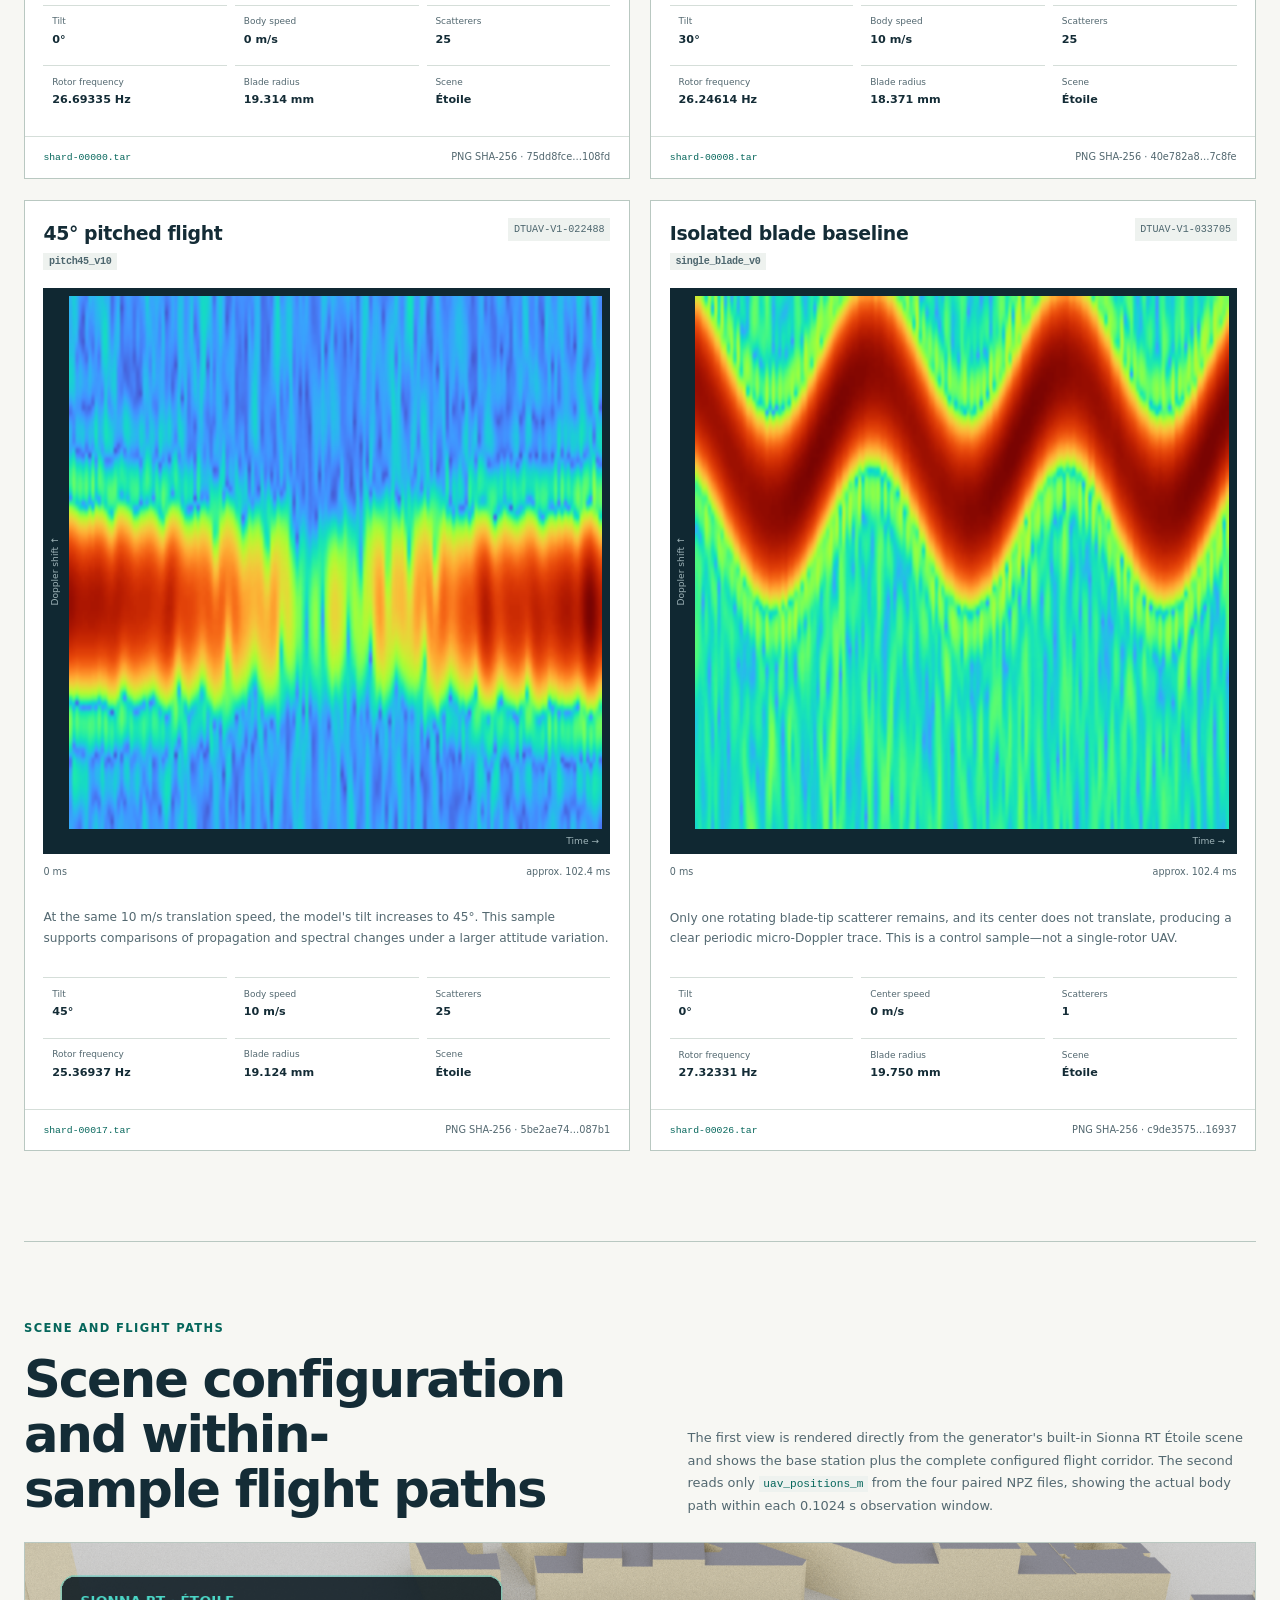
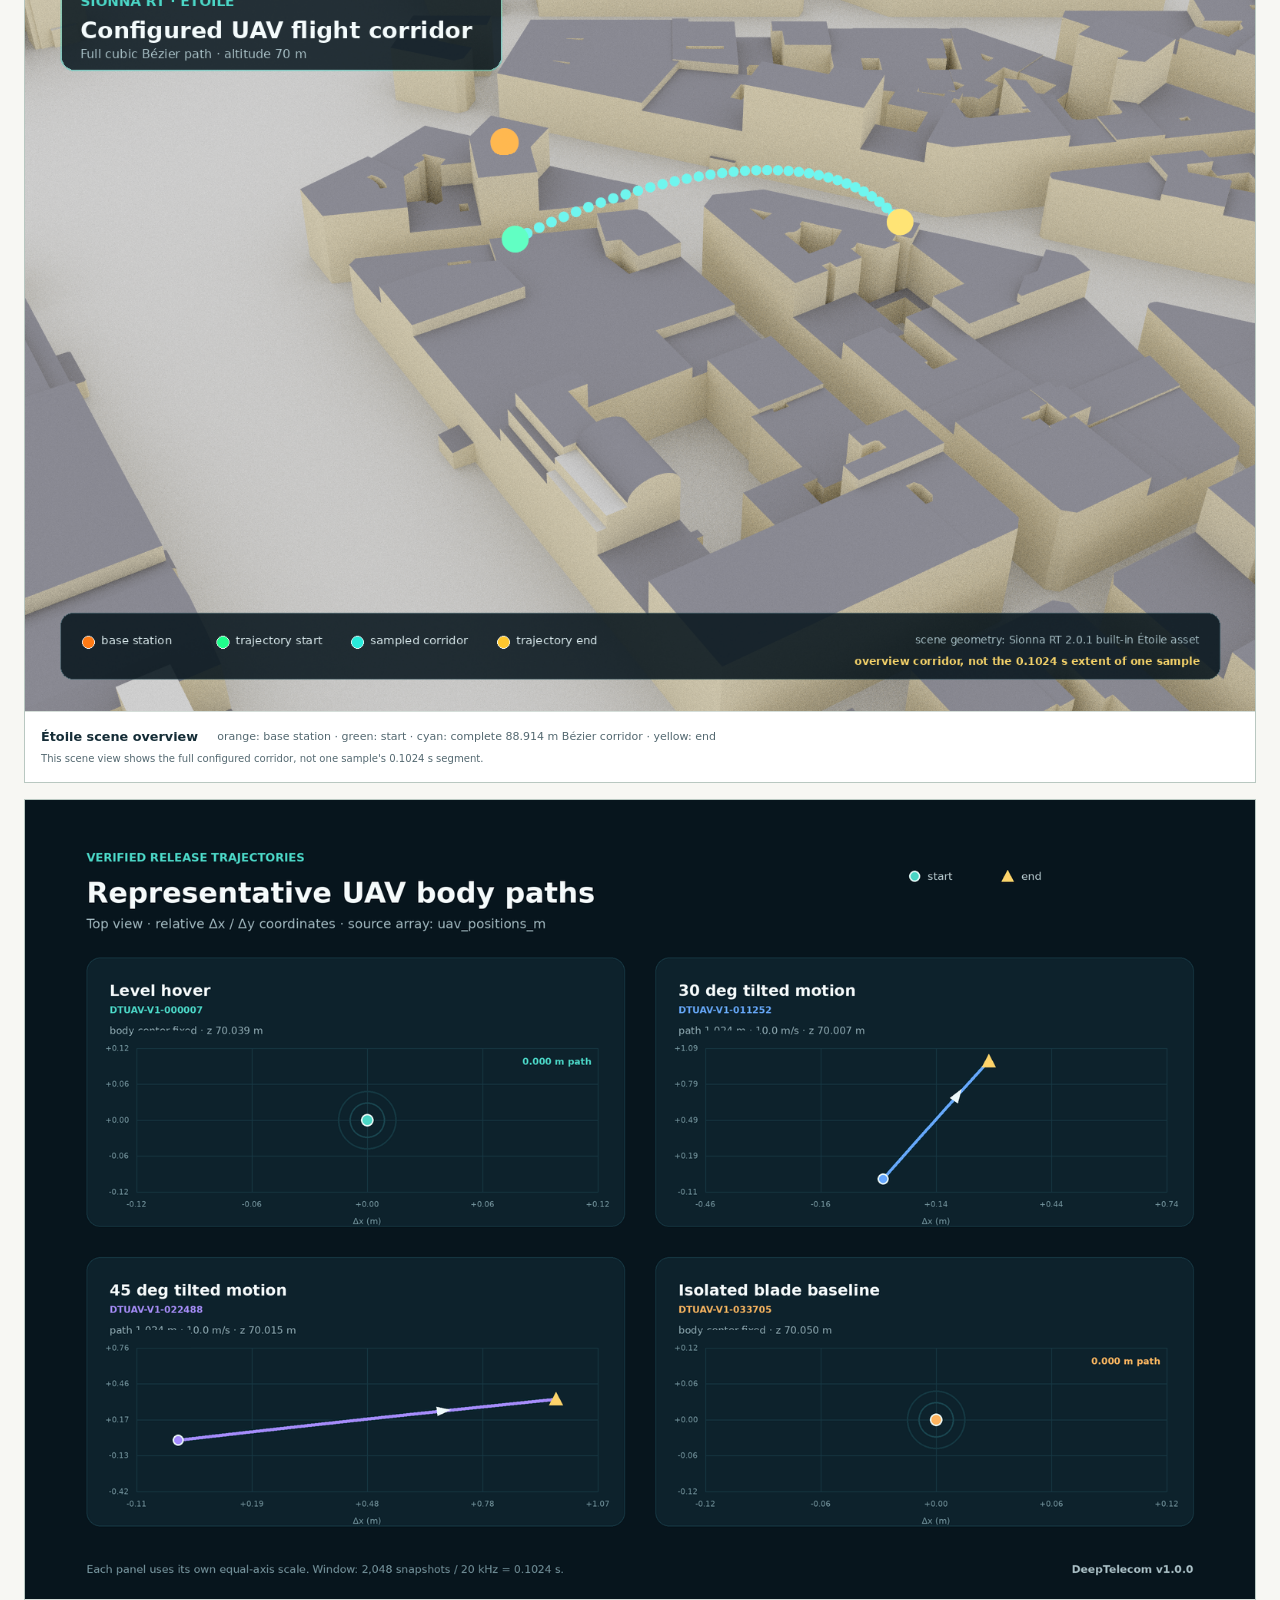
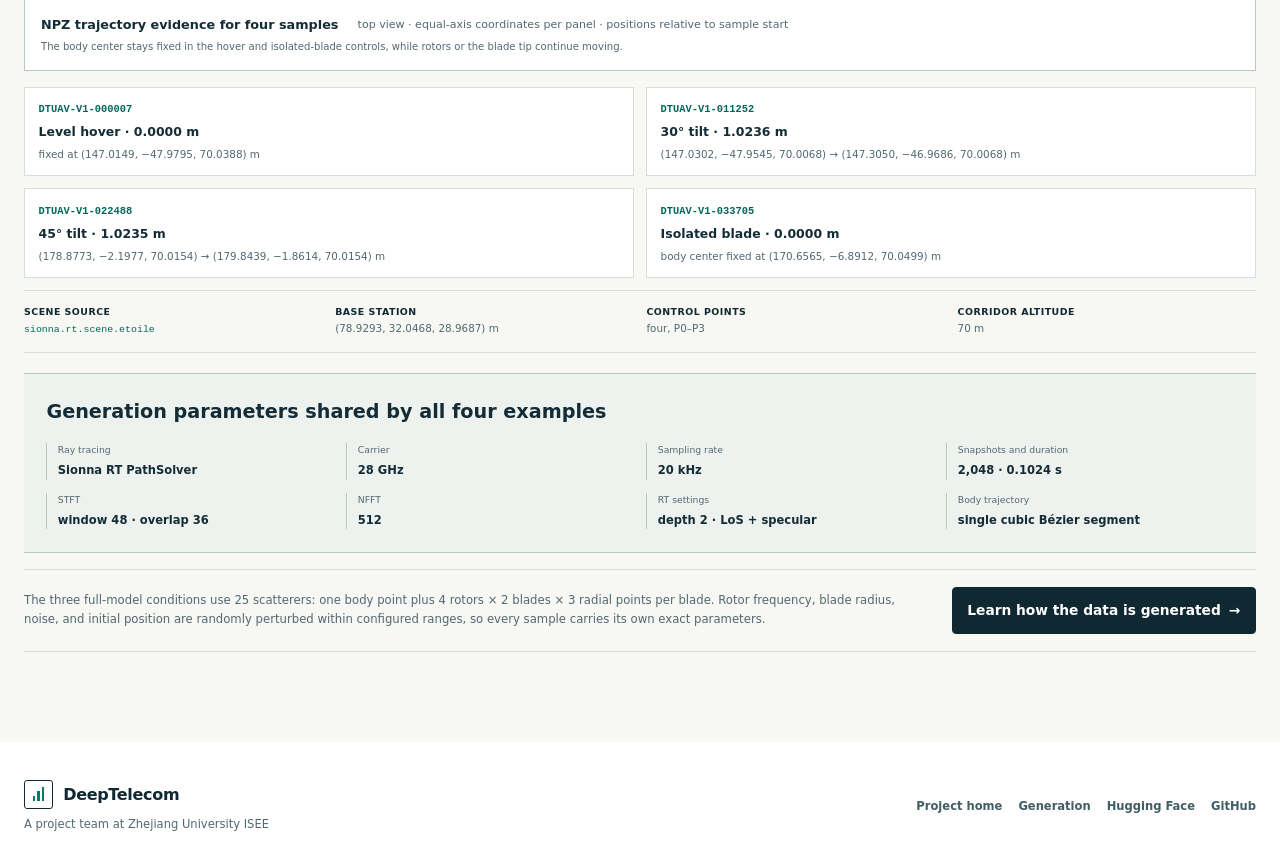
<file: site/en/gallery/index.html>
<!DOCTYPE html>
<html lang="en">
  <head>
    <meta charset="utf-8">
    <meta name="viewport" content="width=device-width, initial-scale=1">
    <meta name="description" content="A gallery of real spectrograms from DeepTelecom UAV Dataset v1, with one formal sample and its simulation parameters for each of the four conditions.">
    <link rel="canonical" href="https://kygoyuan2004.github.io/DeepTelecom_Partial/en/gallery/">
    <link rel="alternate" hreflang="zh-CN" href="https://kygoyuan2004.github.io/DeepTelecom_Partial/gallery/">
    <link rel="alternate" hreflang="en" href="https://kygoyuan2004.github.io/DeepTelecom_Partial/en/gallery/">
    <meta property="og:title" content="Verified Sample Gallery · DeepTelecom">
    <meta property="og:image" content="https://kygoyuan2004.github.io/DeepTelecom_Partial/assets/images/samples/DTUAV-V1-033705.png">
    <meta name="theme-color" content="#f7f7f3">
    <link rel="icon" href="../../assets/favicon.svg" type="image/svg+xml">
    <title>Real Sample Gallery · DeepTelecom</title>
    <link rel="stylesheet" href="../../assets/css/style.css">
    <script src="../../assets/js/app.js" defer></script>
  </head>
  <body>
    <a class="skip-link" href="#main">Skip to content</a>
    <header class="site-header">
      <div class="shell nav-wrap">
        <a class="brand" href="../"><span class="brand-mark" aria-hidden="true"><i></i><i></i><i></i></span><span>DeepTelecom</span></a>
        <nav aria-label="Main navigation"><a href="../#overview">Overview</a><a href="../#conditions">Conditions</a><a href="./" aria-current="page">Sample gallery</a><a href="../generation/">Generation</a><a href="../#quickstart">Access</a></nav>
        <a class="language-link" href="../../gallery/" lang="zh-CN" aria-label="切换到中文">中文</a>
      </div>
    </header>

    <main id="main" class="subpage-main">
      <section class="subpage-hero">
        <div class="shell">
          <div class="breadcrumbs"><a href="../">DeepTelecom</a><span>/</span><span>Sample gallery</span></div>
          <p class="eyebrow"><span class="status-dot"></span> Formal samples from release v1.0.0</p>
          <h1>DeepTelecom Verified Sample Gallery</h1>
          <p class="lede">These four spectrograms come from the final WebDataset TARs. Source files, TAR members, and public-manifest SHA-256 values were cross-checked, and each image is paired with its generation parameters.</p>
          <div class="page-meta"><span>1 representative per condition</span><span>real Étoile scene</span><span>NPZ flight paths</span><span>pinned HF commit</span></div>
        </div>
      </section>

      <section class="content-section">
        <div class="shell">
          <div class="intro-note"><b>i</b><p>Time runs horizontally, Doppler shift vertically, and color indicates relative spectral intensity using the turbo colormap. The PNG is an axis-free preview for quick inspection. For quantitative analysis, read the exact <code>t_axis</code>, <code>f_axis</code>, and <code>S_dB</code> arrays from the paired NPZ.</p></div>

          <div class="gallery-grid" id="samples">
            <article class="sample-card">
              <div class="sample-card-head"><h2>Level hover <small><code>level_v0</code></small></h2><code>DTUAV-V1-000007</code></div>
              <div class="spectrogram-frame"><span class="axis-y">Doppler shift ↑</span><a href="../../assets/images/samples/DTUAV-V1-000007.png"><img src="../../assets/images/samples/DTUAV-V1-000007.png" width="512" height="512" loading="lazy" alt="Micro-Doppler spectrogram for level-hover sample DTUAV-V1-000007"></a><span class="axis-x">Time →</span></div>
              <div class="plot-range"><span>0 ms</span><span>approx. 102.4 ms</span></div>
              <p class="sample-summary">The body does not translate, but all four rotors keep spinning. Together, 25 scatterers produce a periodic spectral structure around the body's Doppler baseline.</p>
              <dl class="parameter-grid">
                <div><dt>Tilt</dt><dd>0°</dd></div><div><dt>Body speed</dt><dd>0 m/s</dd></div><div><dt>Scatterers</dt><dd>25</dd></div>
                <div><dt>Rotor frequency</dt><dd>26.69335 Hz</dd></div><div><dt>Blade radius</dt><dd>19.314 mm</dd></div><div><dt>Scene</dt><dd>Étoile</dd></div>
              </dl>
              <div class="sample-origin"><span><code>shard-00000.tar</code></span><span title="75dd8fceaca849bb74c8d0be023f93aa670f2ef97d0b1a203fcc09c76c3108fd">PNG SHA-256 · 75dd8fce…108fd</span></div>
            </article>

            <article class="sample-card">
              <div class="sample-card-head"><h2>30° pitched flight <small><code>pitch30_v10</code></small></h2><code>DTUAV-V1-011252</code></div>
              <div class="spectrogram-frame"><span class="axis-y">Doppler shift ↑</span><a href="../../assets/images/samples/DTUAV-V1-011252.png"><img src="../../assets/images/samples/DTUAV-V1-011252.png" width="512" height="512" loading="lazy" alt="Micro-Doppler spectrogram for 30-degree pitched-flight sample DTUAV-V1-011252"></a><span class="axis-x">Time →</span></div>
              <div class="plot-range"><span>0 ms</span><span>approx. 102.4 ms</span></div>
              <p class="sample-summary">The quadrotor model is tilted 30° about the simulation y-axis and translates along a Bézier path at 10 m/s. Body Doppler and rotor micro-Doppler both contribute to the spectrum.</p>
              <dl class="parameter-grid">
                <div><dt>Tilt</dt><dd>30°</dd></div><div><dt>Body speed</dt><dd>10 m/s</dd></div><div><dt>Scatterers</dt><dd>25</dd></div>
                <div><dt>Rotor frequency</dt><dd>26.24614 Hz</dd></div><div><dt>Blade radius</dt><dd>18.371 mm</dd></div><div><dt>Scene</dt><dd>Étoile</dd></div>
              </dl>
              <div class="sample-origin"><span><code>shard-00008.tar</code></span><span title="40e782a84ab4c402f3bb59cbe403f661ec2d248c7bc1116062092da6a987c8fe">PNG SHA-256 · 40e782a8…7c8fe</span></div>
            </article>

            <article class="sample-card">
              <div class="sample-card-head"><h2>45° pitched flight <small><code>pitch45_v10</code></small></h2><code>DTUAV-V1-022488</code></div>
              <div class="spectrogram-frame"><span class="axis-y">Doppler shift ↑</span><a href="../../assets/images/samples/DTUAV-V1-022488.png"><img src="../../assets/images/samples/DTUAV-V1-022488.png" width="512" height="512" loading="lazy" alt="Micro-Doppler spectrogram for 45-degree pitched-flight sample DTUAV-V1-022488"></a><span class="axis-x">Time →</span></div>
              <div class="plot-range"><span>0 ms</span><span>approx. 102.4 ms</span></div>
              <p class="sample-summary">At the same 10 m/s translation speed, the model's tilt increases to 45°. This sample supports comparisons of propagation and spectral changes under a larger attitude variation.</p>
              <dl class="parameter-grid">
                <div><dt>Tilt</dt><dd>45°</dd></div><div><dt>Body speed</dt><dd>10 m/s</dd></div><div><dt>Scatterers</dt><dd>25</dd></div>
                <div><dt>Rotor frequency</dt><dd>25.36937 Hz</dd></div><div><dt>Blade radius</dt><dd>19.124 mm</dd></div><div><dt>Scene</dt><dd>Étoile</dd></div>
              </dl>
              <div class="sample-origin"><span><code>shard-00017.tar</code></span><span title="5be2ae74cc96329a16afcce0f6e3b17d96cfc510754f422f8275e49da7f087b1">PNG SHA-256 · 5be2ae74…087b1</span></div>
            </article>

            <article class="sample-card">
              <div class="sample-card-head"><h2>Isolated blade baseline <small><code>single_blade_v0</code></small></h2><code>DTUAV-V1-033705</code></div>
              <div class="spectrogram-frame"><span class="axis-y">Doppler shift ↑</span><a href="../../assets/images/samples/DTUAV-V1-033705.png"><img src="../../assets/images/samples/DTUAV-V1-033705.png" width="512" height="512" loading="lazy" alt="Micro-Doppler spectrogram for isolated-blade baseline sample DTUAV-V1-033705"></a><span class="axis-x">Time →</span></div>
              <div class="plot-range"><span>0 ms</span><span>approx. 102.4 ms</span></div>
              <p class="sample-summary">Only one rotating blade-tip scatterer remains, and its center does not translate, producing a clear periodic micro-Doppler trace. This is a control sample—not a single-rotor UAV.</p>
              <dl class="parameter-grid">
                <div><dt>Tilt</dt><dd>0°</dd></div><div><dt>Center speed</dt><dd>0 m/s</dd></div><div><dt>Scatterers</dt><dd>1</dd></div>
                <div><dt>Rotor frequency</dt><dd>27.32331 Hz</dd></div><div><dt>Blade radius</dt><dd>19.750 mm</dd></div><div><dt>Scene</dt><dd>Étoile</dd></div>
              </dl>
              <div class="sample-origin"><span><code>shard-00026.tar</code></span><span title="c9de35751150619056f43183762763cd4ad068ff93eb05f77bc8287b43b16937">PNG SHA-256 · c9de3575…16937</span></div>
            </article>
          </div>

          <section class="trajectory-evidence" id="trajectories" aria-labelledby="trajectory-title">
            <div class="trajectory-heading">
              <div><p class="kicker">Scene and flight paths</p><h2 id="trajectory-title">Scene configuration and within-sample flight paths</h2></div>
              <p>The first view is rendered directly from the generator's built-in Sionna RT Étoile scene and shows the base station plus the complete configured flight corridor. The second reads only <code>uav_positions_m</code> from the four paired NPZ files, showing the actual body path within each 0.1024 s observation window.</p>
            </div>

            <figure class="evidence-figure scene-evidence">
              <a href="../../assets/images/scenes/etoile-trajectory-overview.png"><picture><source srcset="../../assets/images/scenes/etoile-trajectory-overview.webp" type="image/webp"><img src="../../assets/images/scenes/etoile-trajectory-overview.png" width="1600" height="1000" alt="Base station and cubic Bézier UAV flight corridor in the Étoile ray-tracing city scene" loading="lazy"></picture></a>
              <figcaption><strong>Étoile scene overview</strong><span>orange: base station · green: start · cyan: complete 88.914 m Bézier corridor · yellow: end</span><small>This scene view shows the full configured corridor, not one sample's 0.1024 s segment.</small></figcaption>
            </figure>

            <figure class="evidence-figure">
              <a href="../../assets/images/trajectories/representative-trajectories.png"><img src="../../assets/images/trajectories/representative-trajectories.png" width="1600" height="1040" alt="Top-view UAV body trajectories drawn from the uav_positions_m arrays of four verified NPZ samples" loading="lazy"></a>
              <figcaption><strong>NPZ trajectory evidence for four samples</strong><span>top view · equal-axis coordinates per panel · positions relative to sample start</span><small>The body center stays fixed in the hover and isolated-blade controls, while rotors or the blade tip continue moving.</small></figcaption>
            </figure>

            <div class="trajectory-record-grid">
              <article><code>DTUAV-V1-000007</code><strong>Level hover · 0.0000 m</strong><span>fixed at (147.0149, −47.9795, 70.0388) m</span></article>
              <article><code>DTUAV-V1-011252</code><strong>30° tilt · 1.0236 m</strong><span>(147.0302, −47.9545, 70.0068) → (147.3050, −46.9686, 70.0068) m</span></article>
              <article><code>DTUAV-V1-022488</code><strong>45° tilt · 1.0235 m</strong><span>(178.8773, −2.1977, 70.0154) → (179.8439, −1.8614, 70.0154) m</span></article>
              <article><code>DTUAV-V1-033705</code><strong>Isolated blade · 0.0000 m</strong><span>body center fixed at (170.6565, −6.8912, 70.0499) m</span></article>
            </div>

            <div class="scene-facts"><span><b>Scene source</b><code>sionna.rt.scene.etoile</code></span><span><b>Base station</b>(78.9293, 32.0468, 28.9687) m</span><span><b>Control points</b>four, P0–P3</span><span><b>Corridor altitude</b>70 m</span></div>
          </section>

          <section class="shared-params" aria-labelledby="shared-title">
            <h2 id="shared-title">Generation parameters shared by all four examples</h2>
            <div class="shared-param-grid">
              <div><span>Ray tracing</span><b>Sionna RT PathSolver</b></div><div><span>Carrier</span><b>28 GHz</b></div><div><span>Sampling rate</span><b>20 kHz</b></div><div><span>Snapshots and duration</span><b>2,048 · 0.1024 s</b></div>
              <div><span>STFT</span><b>window 48 · overlap 36</b></div><div><span>NFFT</span><b>512</b></div><div><span>RT settings</span><b>depth 2 · LoS + specular</b></div><div><span>Body trajectory</span><b>single cubic Bézier segment</b></div>
            </div>
          </section>

          <div class="gallery-method-note"><p>The three full-model conditions use 25 scatterers: one body point plus 4 rotors × 2 blades × 3 radial points per blade. Rotor frequency, blade radius, noise, and initial position are randomly perturbed within configured ranges, so every sample carries its own exact parameters.</p><a class="button primary" href="../generation/">Learn how the data is generated <span aria-hidden="true">→</span></a></div>
        </div>
      </section>
    </main>

    <footer><div class="shell footer-wrap"><div><a class="brand footer-brand" href="../"><span class="brand-mark" aria-hidden="true"><i></i><i></i><i></i></span><span>DeepTelecom</span></a><p>A project team at Zhejiang University ISEE</p></div><div class="footer-links"><a href="../">Project home</a><a href="../generation/">Generation</a><a href="https://huggingface.co/datasets/KYGOYUAN/DeepTelecom_Partial/tree/de7fc35cb41af3d9c5b2f52dab5483e3ceb623b3">Hugging Face</a><a href="https://github.com/kygoyuan2004/DeepTelecom_Partial">GitHub</a></div></div></footer>
  </body>
</html>
</file>
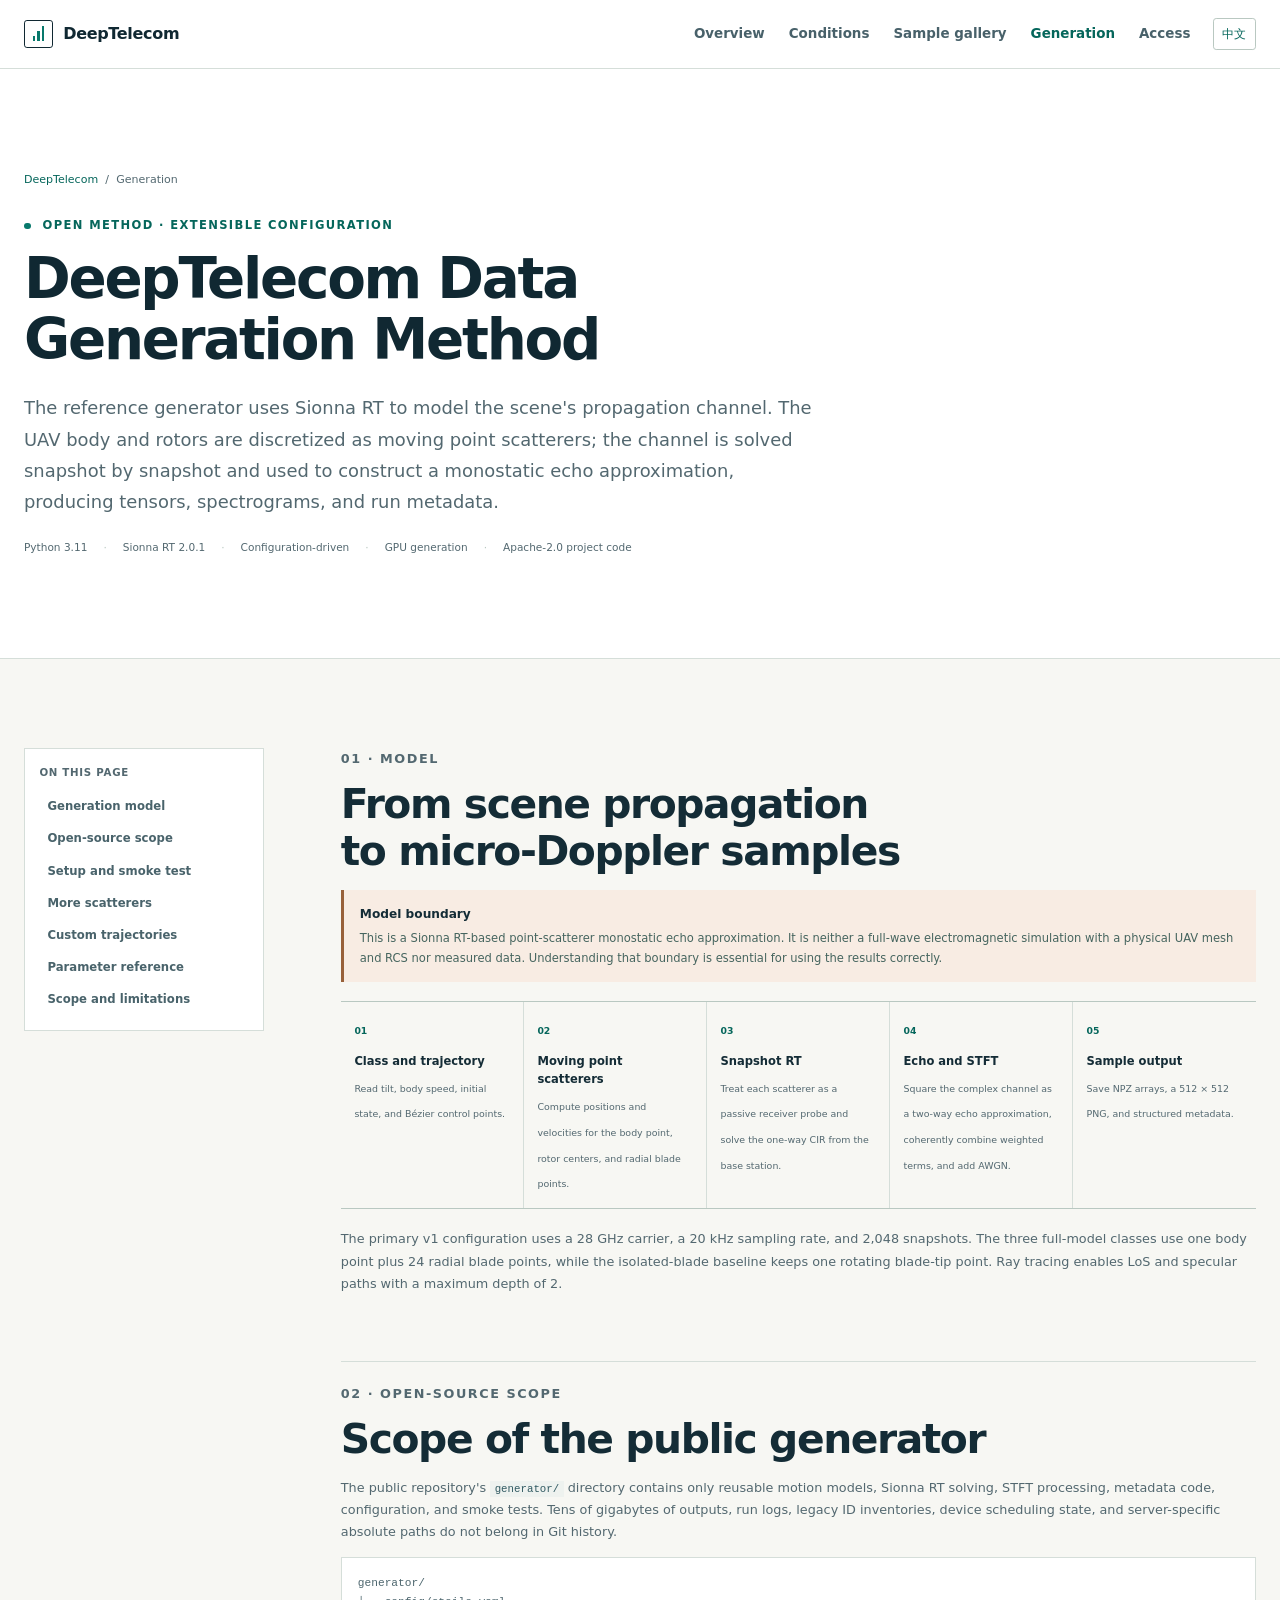
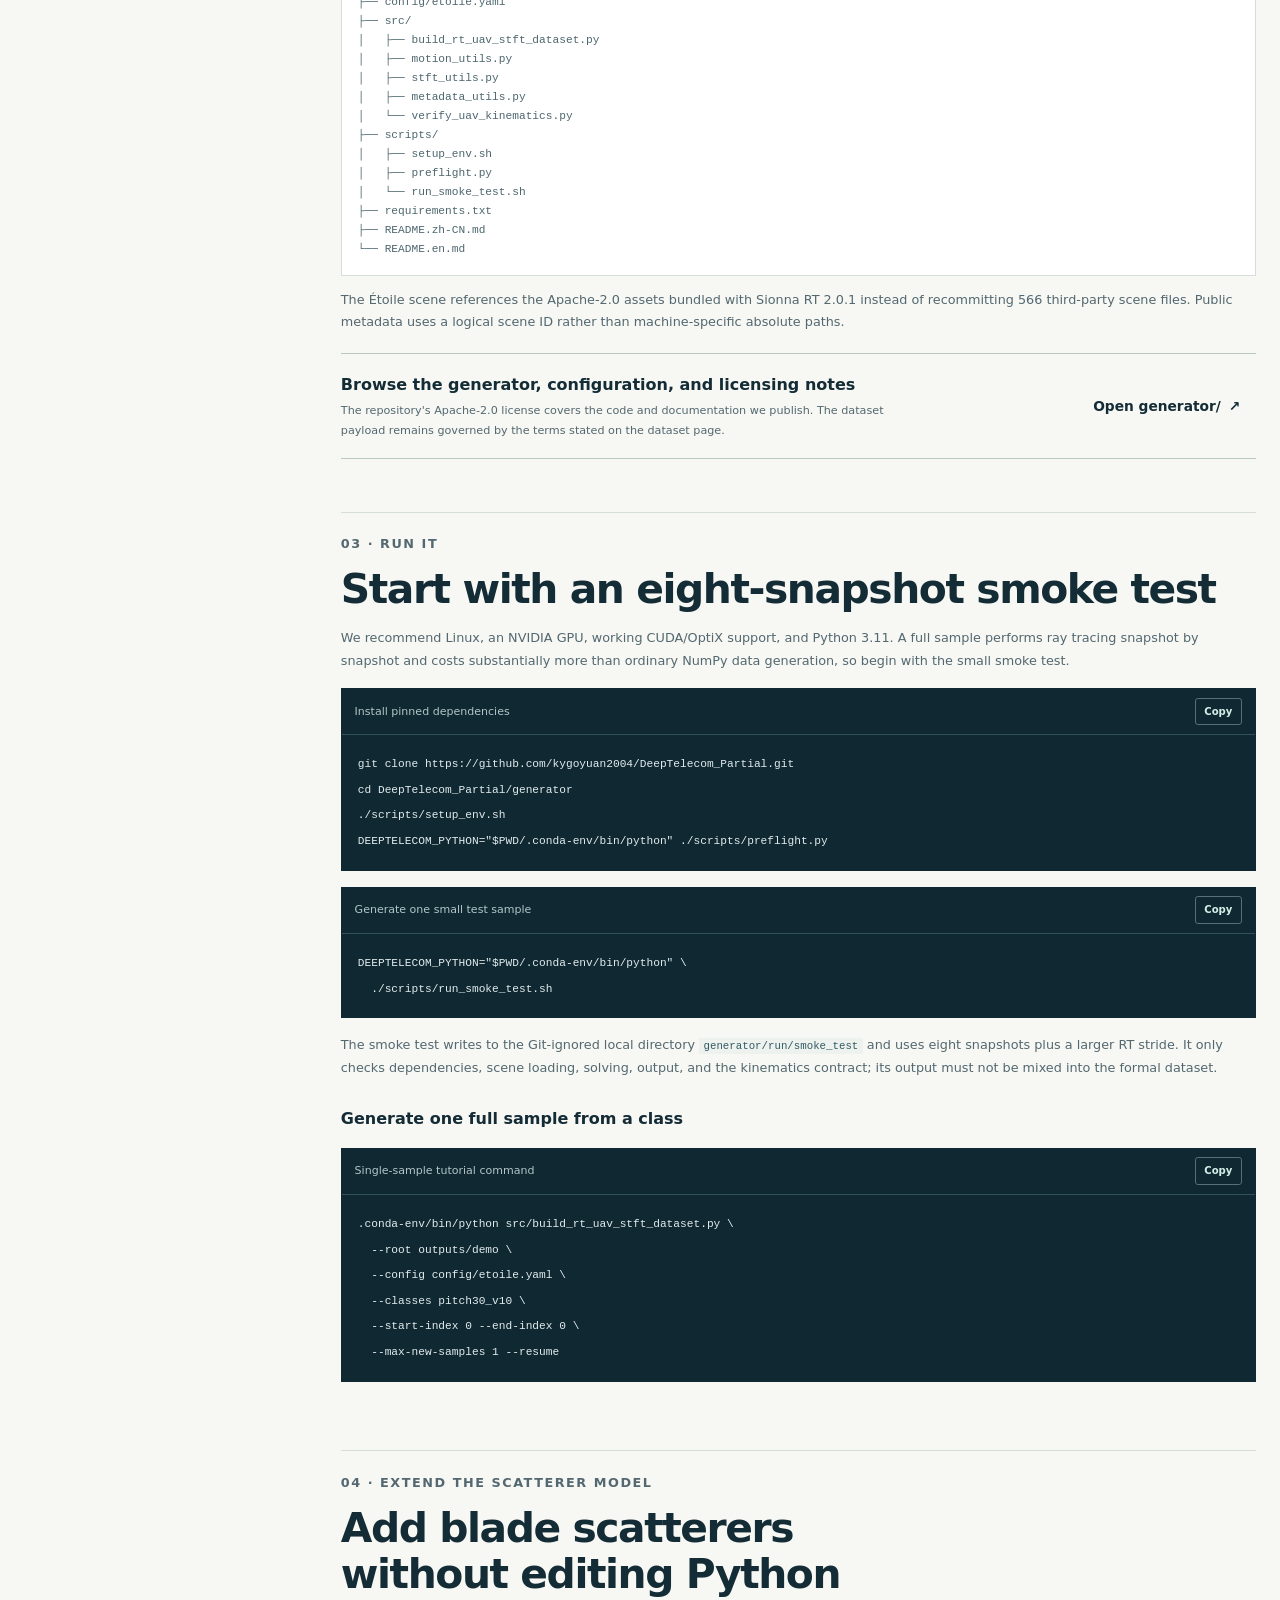
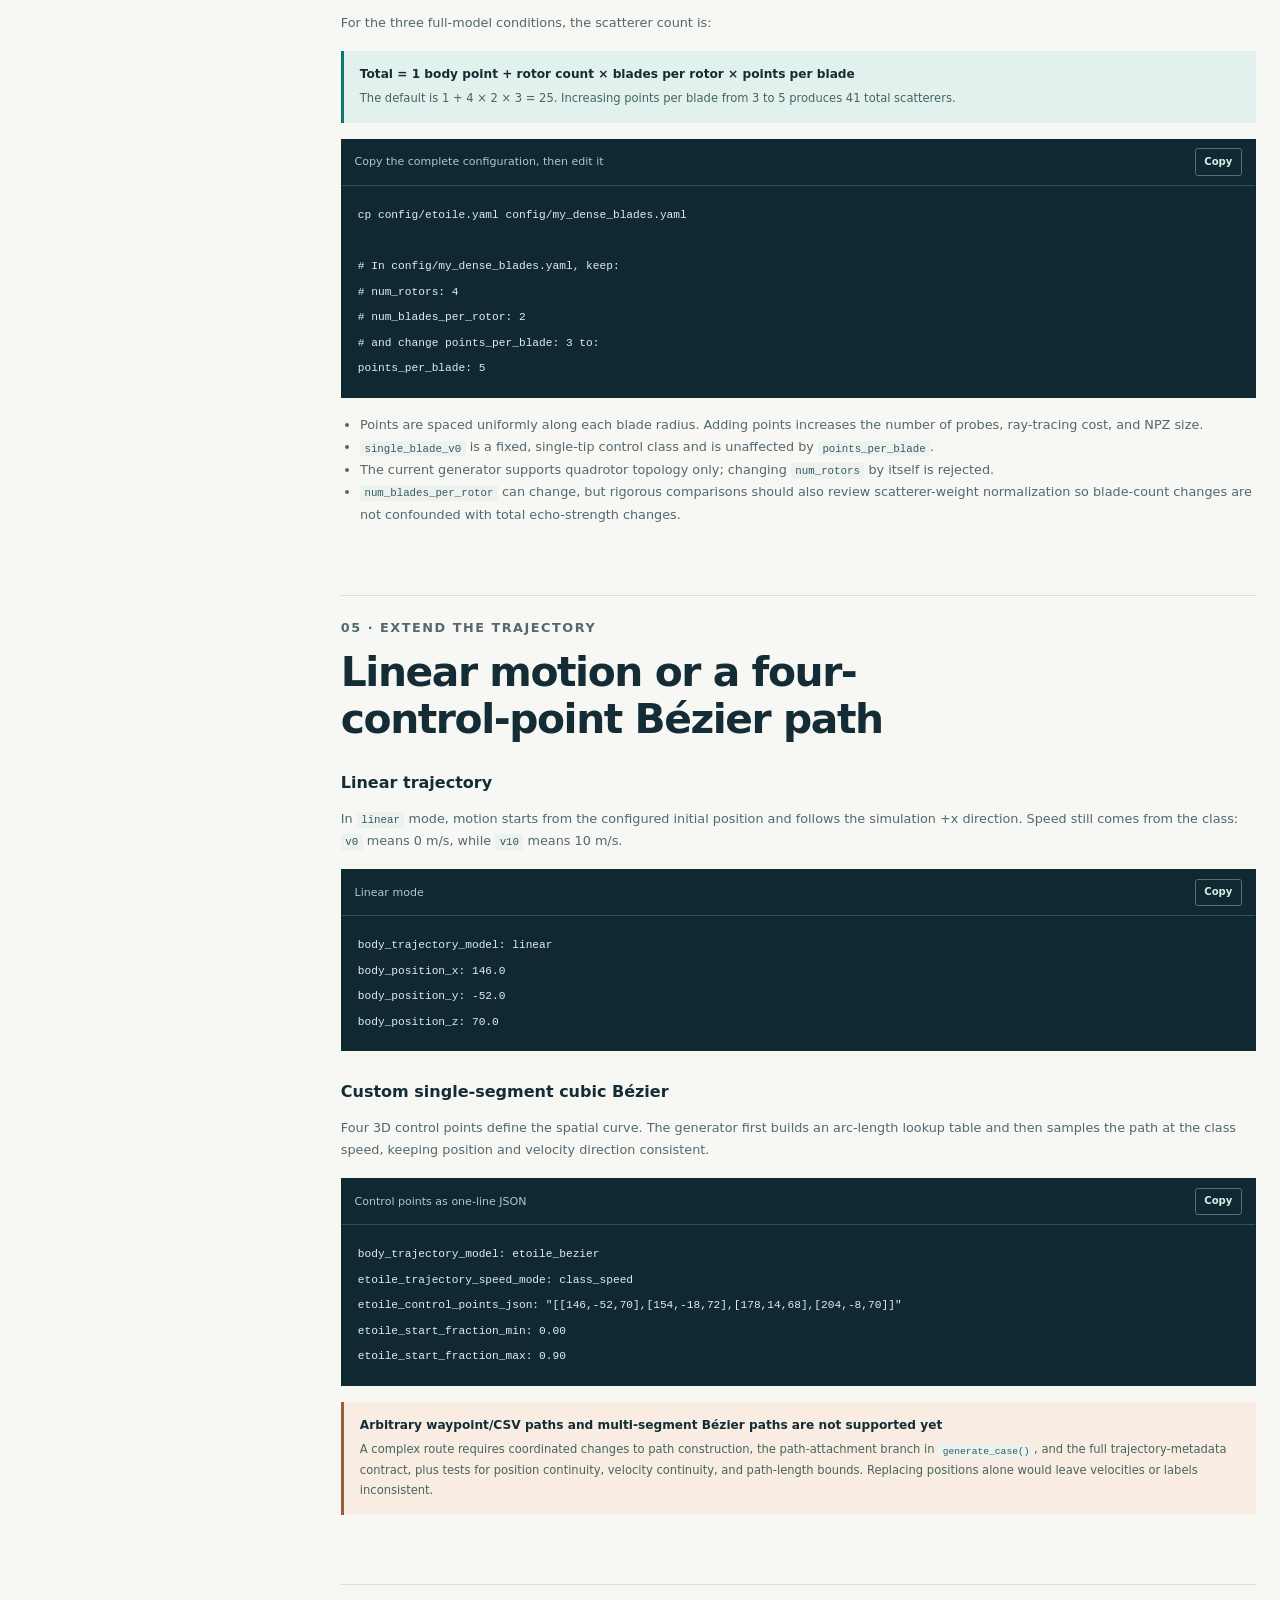
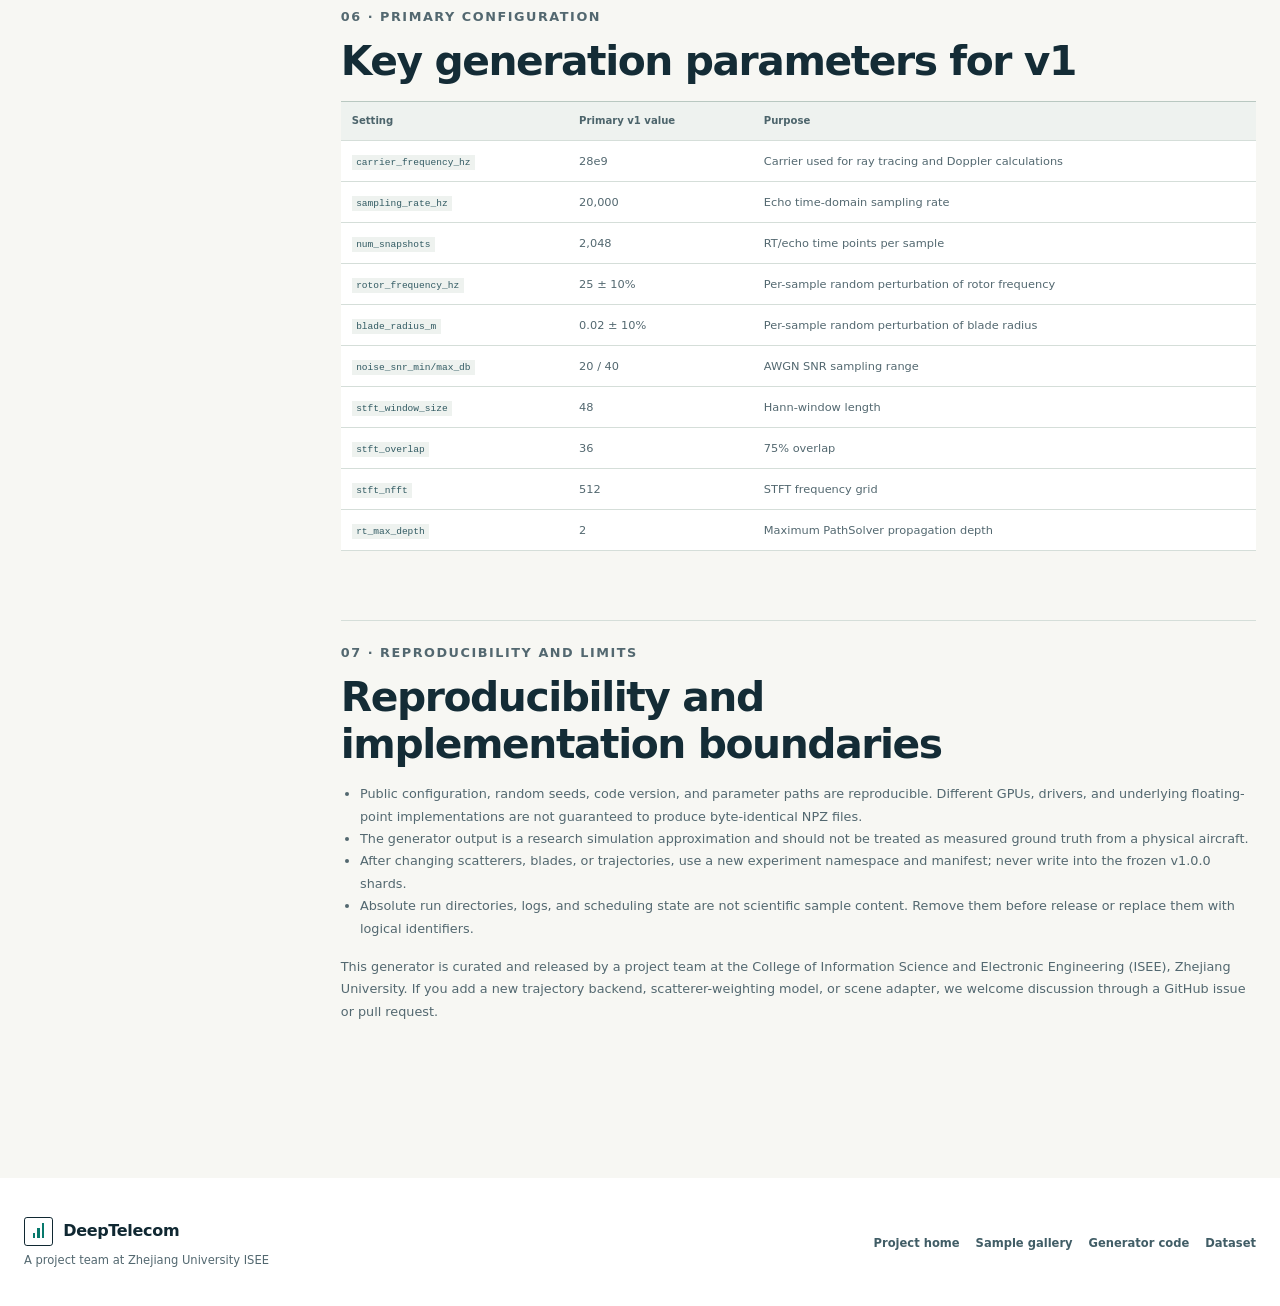
<file: site/en/generation/index.html>
<!DOCTYPE html>
<html lang="en">
  <head>
    <meta charset="utf-8">
    <meta name="viewport" content="width=device-width, initial-scale=1">
    <meta name="description" content="How DeepTelecom UAV wireless-propagation data is generated: Sionna RT point-scatterer modeling, setup, scatterer-density extensions, and custom trajectories.">
    <link rel="canonical" href="https://kygoyuan2004.github.io/DeepTelecom_Partial/en/generation/">
    <link rel="alternate" hreflang="zh-CN" href="https://kygoyuan2004.github.io/DeepTelecom_Partial/generation/">
    <link rel="alternate" hreflang="en" href="https://kygoyuan2004.github.io/DeepTelecom_Partial/en/generation/">
    <meta property="og:title" content="Generation Method and Open-Source Code · DeepTelecom">
    <meta name="theme-color" content="#f7f7f3">
    <link rel="icon" href="../../assets/favicon.svg" type="image/svg+xml">
    <title>Generation Method and Open-Source Code · DeepTelecom</title>
    <link rel="stylesheet" href="../../assets/css/style.css">
    <script src="../../assets/js/app.js" defer></script>
  </head>
  <body>
    <a class="skip-link" href="#main">Skip to content</a>
    <header class="site-header">
      <div class="shell nav-wrap">
        <a class="brand" href="../"><span class="brand-mark" aria-hidden="true"><i></i><i></i><i></i></span><span>DeepTelecom</span></a>
        <nav aria-label="Main navigation"><a href="../#overview">Overview</a><a href="../#conditions">Conditions</a><a href="../gallery/">Sample gallery</a><a href="./" aria-current="page">Generation</a><a href="../#quickstart">Access</a></nav>
        <a class="language-link" href="../../generation/" lang="zh-CN" aria-label="切换到中文">中文</a>
      </div>
    </header>

    <main id="main" class="subpage-main">
      <section class="subpage-hero">
        <div class="shell">
          <div class="breadcrumbs"><a href="../">DeepTelecom</a><span>/</span><span>Generation</span></div>
          <p class="eyebrow"><span class="status-dot"></span> Open method · Extensible configuration</p>
          <h1>DeepTelecom Data Generation Method</h1>
          <p class="lede">The reference generator uses Sionna RT to model the scene's propagation channel. The UAV body and rotors are discretized as moving point scatterers; the channel is solved snapshot by snapshot and used to construct a monostatic echo approximation, producing tensors, spectrograms, and run metadata.</p>
          <div class="page-meta"><span>Python 3.11</span><span>Sionna RT 2.0.1</span><span>Configuration-driven</span><span>GPU generation</span><span>Apache-2.0 project code</span></div>
        </div>
      </section>

      <section class="content-section">
        <div class="shell docs-layout">
          <aside class="docs-nav" aria-label="On this page">
            <strong>On this page</strong>
            <a href="#principle">Generation model</a><a href="#opensource">Open-source scope</a><a href="#install">Setup and smoke test</a><a href="#scatterers">More scatterers</a><a href="#trajectory">Custom trajectories</a><a href="#parameters">Parameter reference</a><a href="#limits">Scope and limitations</a>
          </aside>

          <div class="docs-content">
            <section class="doc-section" id="principle">
              <p class="kicker">01 · Model</p>
              <h2>From scene propagation to micro-Doppler samples</h2>
              <div class="callout warning"><strong>Model boundary</strong><p>This is a Sionna RT-based point-scatterer monostatic echo approximation. It is neither a full-wave electromagnetic simulation with a physical UAV mesh and RCS nor measured data. Understanding that boundary is essential for using the results correctly.</p></div>
              <div class="architecture-flow">
                <div><span>01</span><b>Class and trajectory</b><small>Read tilt, body speed, initial state, and Bézier control points.</small></div>
                <div><span>02</span><b>Moving point scatterers</b><small>Compute positions and velocities for the body point, rotor centers, and radial blade points.</small></div>
                <div><span>03</span><b>Snapshot RT</b><small>Treat each scatterer as a passive receiver probe and solve the one-way CIR from the base station.</small></div>
                <div><span>04</span><b>Echo and STFT</b><small>Square the complex channel as a two-way echo approximation, coherently combine weighted terms, and add AWGN.</small></div>
                <div><span>05</span><b>Sample output</b><small>Save NPZ arrays, a 512 × 512 PNG, and structured metadata.</small></div>
              </div>
              <p>The primary v1 configuration uses a 28 GHz carrier, a 20 kHz sampling rate, and 2,048 snapshots. The three full-model classes use one body point plus 24 radial blade points, while the isolated-blade baseline keeps one rotating blade-tip point. Ray tracing enables LoS and specular paths with a maximum depth of 2.</p>
            </section>

            <section class="doc-section" id="opensource">
              <p class="kicker">02 · Open-source scope</p>
              <h2>Scope of the public generator</h2>
              <p>The public repository's <code>generator/</code> directory contains only reusable motion models, Sionna RT solving, STFT processing, metadata code, configuration, and smoke tests. Tens of gigabytes of outputs, run logs, legacy ID inventories, device scheduling state, and server-specific absolute paths do not belong in Git history.</p>
              <pre class="source-tree">generator/
├── config/etoile.yaml
├── src/
│   ├── build_rt_uav_stft_dataset.py
│   ├── motion_utils.py
│   ├── stft_utils.py
│   ├── metadata_utils.py
│   └── verify_uav_kinematics.py
├── scripts/
│   ├── setup_env.sh
│   ├── preflight.py
│   └── run_smoke_test.sh
├── requirements.txt
├── README.zh-CN.md
└── README.en.md</pre>
              <p>The Étoile scene references the Apache-2.0 assets bundled with Sionna RT 2.0.1 instead of recommitting 566 third-party scene files. Public metadata uses a logical scene ID rather than machine-specific absolute paths.</p>
              <div class="opensource-card"><div><strong>Browse the generator, configuration, and licensing notes</strong><p>The repository's Apache-2.0 license covers the code and documentation we publish. The dataset payload remains governed by the terms stated on the dataset page.</p></div><a class="button" href="https://github.com/kygoyuan2004/DeepTelecom_Partial/tree/main/generator">Open generator/ <span aria-hidden="true">↗</span></a></div>
            </section>

            <section class="doc-section" id="install">
              <p class="kicker">03 · Run it</p>
              <h2>Start with an eight-snapshot smoke test</h2>
              <p>We recommend Linux, an NVIDIA GPU, working CUDA/OptiX support, and Python 3.11. A full sample performs ray tracing snapshot by snapshot and costs substantially more than ordinary NumPy data generation, so begin with the small smoke test.</p>
              <div class="doc-code"><div class="code-title"><span>Install pinned dependencies</span><button class="copy-button" type="button" data-copy="install-code">Copy</button></div><pre><code id="install-code">git clone https://github.com/kygoyuan2004/DeepTelecom_Partial.git
cd DeepTelecom_Partial/generator
./scripts/setup_env.sh
DEEPTELECOM_PYTHON="$PWD/.conda-env/bin/python" ./scripts/preflight.py</code></pre></div>
              <div class="doc-code"><div class="code-title"><span>Generate one small test sample</span><button class="copy-button" type="button" data-copy="smoke-code">Copy</button></div><pre><code id="smoke-code">DEEPTELECOM_PYTHON="$PWD/.conda-env/bin/python" \
  ./scripts/run_smoke_test.sh</code></pre></div>
              <p>The smoke test writes to the Git-ignored local directory <code>generator/run/smoke_test</code> and uses eight snapshots plus a larger RT stride. It only checks dependencies, scene loading, solving, output, and the kinematics contract; its output must not be mixed into the formal dataset.</p>
              <h3>Generate one full sample from a class</h3>
              <div class="doc-code"><div class="code-title"><span>Single-sample tutorial command</span><button class="copy-button" type="button" data-copy="one-code">Copy</button></div><pre><code id="one-code">.conda-env/bin/python src/build_rt_uav_stft_dataset.py \
  --root outputs/demo \
  --config config/etoile.yaml \
  --classes pitch30_v10 \
  --start-index 0 --end-index 0 \
  --max-new-samples 1 --resume</code></pre></div>
            </section>

            <section class="doc-section" id="scatterers">
              <p class="kicker">04 · Extend the scatterer model</p>
              <h2>Add blade scatterers without editing Python</h2>
              <p>For the three full-model conditions, the scatterer count is:</p>
              <div class="callout"><strong>Total = 1 body point + rotor count × blades per rotor × points per blade</strong><p>The default is 1 + 4 × 2 × 3 = 25. Increasing points per blade from 3 to 5 produces 41 total scatterers.</p></div>
              <div class="doc-code"><div class="code-title"><span>Copy the complete configuration, then edit it</span><button class="copy-button" type="button" data-copy="point-code">Copy</button></div><pre><code id="point-code">cp config/etoile.yaml config/my_dense_blades.yaml

# In config/my_dense_blades.yaml, keep:
# num_rotors: 4
# num_blades_per_rotor: 2
# and change points_per_blade: 3 to:
points_per_blade: 5</code></pre></div>
              <ul>
                <li>Points are spaced uniformly along each blade radius. Adding points increases the number of probes, ray-tracing cost, and NPZ size.</li>
                <li><code>single_blade_v0</code> is a fixed, single-tip control class and is unaffected by <code>points_per_blade</code>.</li>
                <li>The current generator supports quadrotor topology only; changing <code>num_rotors</code> by itself is rejected.</li>
                <li><code>num_blades_per_rotor</code> can change, but rigorous comparisons should also review scatterer-weight normalization so blade-count changes are not confounded with total echo-strength changes.</li>
              </ul>
            </section>

            <section class="doc-section" id="trajectory">
              <p class="kicker">05 · Extend the trajectory</p>
              <h2>Linear motion or a four-control-point Bézier path</h2>
              <h3>Linear trajectory</h3>
              <p>In <code>linear</code> mode, motion starts from the configured initial position and follows the simulation +x direction. Speed still comes from the class: <code>v0</code> means 0 m/s, while <code>v10</code> means 10 m/s.</p>
              <div class="doc-code"><div class="code-title"><span>Linear mode</span><button class="copy-button" type="button" data-copy="linear-code">Copy</button></div><pre><code id="linear-code">body_trajectory_model: linear
body_position_x: 146.0
body_position_y: -52.0
body_position_z: 70.0</code></pre></div>
              <h3>Custom single-segment cubic Bézier</h3>
              <p>Four 3D control points define the spatial curve. The generator first builds an arc-length lookup table and then samples the path at the class speed, keeping position and velocity direction consistent.</p>
              <div class="doc-code"><div class="code-title"><span>Control points as one-line JSON</span><button class="copy-button" type="button" data-copy="bezier-code">Copy</button></div><pre><code id="bezier-code">body_trajectory_model: etoile_bezier
etoile_trajectory_speed_mode: class_speed
etoile_control_points_json: "[[146,-52,70],[154,-18,72],[178,14,68],[204,-8,70]]"
etoile_start_fraction_min: 0.00
etoile_start_fraction_max: 0.90</code></pre></div>
              <div class="callout warning"><strong>Arbitrary waypoint/CSV paths and multi-segment Bézier paths are not supported yet</strong><p>A complex route requires coordinated changes to path construction, the path-attachment branch in <code>generate_case()</code>, and the full trajectory-metadata contract, plus tests for position continuity, velocity continuity, and path-length bounds. Replacing positions alone would leave velocities or labels inconsistent.</p></div>
            </section>

            <section class="doc-section" id="parameters">
              <p class="kicker">06 · Primary configuration</p>
              <h2>Key generation parameters for v1</h2>
              <table class="parameter-table">
                <thead><tr><th>Setting</th><th>Primary v1 value</th><th>Purpose</th></tr></thead>
                <tbody>
                  <tr><td><code>carrier_frequency_hz</code></td><td>28e9</td><td>Carrier used for ray tracing and Doppler calculations</td></tr>
                  <tr><td><code>sampling_rate_hz</code></td><td>20,000</td><td>Echo time-domain sampling rate</td></tr>
                  <tr><td><code>num_snapshots</code></td><td>2,048</td><td>RT/echo time points per sample</td></tr>
                  <tr><td><code>rotor_frequency_hz</code></td><td>25 ± 10%</td><td>Per-sample random perturbation of rotor frequency</td></tr>
                  <tr><td><code>blade_radius_m</code></td><td>0.02 ± 10%</td><td>Per-sample random perturbation of blade radius</td></tr>
                  <tr><td><code>noise_snr_min/max_db</code></td><td>20 / 40</td><td>AWGN SNR sampling range</td></tr>
                  <tr><td><code>stft_window_size</code></td><td>48</td><td>Hann-window length</td></tr>
                  <tr><td><code>stft_overlap</code></td><td>36</td><td>75% overlap</td></tr>
                  <tr><td><code>stft_nfft</code></td><td>512</td><td>STFT frequency grid</td></tr>
                  <tr><td><code>rt_max_depth</code></td><td>2</td><td>Maximum PathSolver propagation depth</td></tr>
                </tbody>
              </table>
            </section>

            <section class="doc-section" id="limits">
              <p class="kicker">07 · Reproducibility and limits</p>
              <h2>Reproducibility and implementation boundaries</h2>
              <ul>
                <li>Public configuration, random seeds, code version, and parameter paths are reproducible. Different GPUs, drivers, and underlying floating-point implementations are not guaranteed to produce byte-identical NPZ files.</li>
                <li>The generator output is a research simulation approximation and should not be treated as measured ground truth from a physical aircraft.</li>
                <li>After changing scatterers, blades, or trajectories, use a new experiment namespace and manifest; never write into the frozen v1.0.0 shards.</li>
                <li>Absolute run directories, logs, and scheduling state are not scientific sample content. Remove them before release or replace them with logical identifiers.</li>
              </ul>
              <p>This generator is curated and released by a project team at the College of Information Science and Electronic Engineering (ISEE), Zhejiang University. If you add a new trajectory backend, scatterer-weighting model, or scene adapter, we welcome discussion through a GitHub issue or pull request.</p>
            </section>
          </div>
        </div>
      </section>
    </main>

    <footer><div class="shell footer-wrap"><div><a class="brand footer-brand" href="../"><span class="brand-mark" aria-hidden="true"><i></i><i></i><i></i></span><span>DeepTelecom</span></a><p>A project team at Zhejiang University ISEE</p></div><div class="footer-links"><a href="../">Project home</a><a href="../gallery/">Sample gallery</a><a href="https://github.com/kygoyuan2004/DeepTelecom_Partial/tree/main/generator">Generator code</a><a href="https://huggingface.co/datasets/KYGOYUAN/DeepTelecom_Partial/tree/de7fc35cb41af3d9c5b2f52dab5483e3ceb623b3">Dataset</a></div></div></footer>
  </body>
</html>
</file>
<file: site/assets/css/style.css>
:root {
  --ink: #142c36;
  --ink-soft: #536870;
  --paper: #f7f7f3;
  --paper-alt: #eef2ef;
  --white: #ffffff;
  --navy: #102832;
  --navy-soft: #173640;
  --navy-line: #31515a;
  --teal: #08796c;
  --teal-dark: #05665b;
  --teal-pale: #e2f1ed;
  --blue: #315f8f;
  --violet: #695381;
  --orange: #986039;
  --line: #d5ded9;
  --line-strong: #b9c8c1;
  --shadow-small: 0 .35rem 1.25rem rgba(16, 40, 50, .08);
  --radius: .45rem;
  color: var(--ink);
  background: var(--paper);
  font-family: Inter, "Noto Sans SC", "PingFang SC", "Microsoft YaHei", ui-sans-serif, system-ui, -apple-system, BlinkMacSystemFont, "Segoe UI", sans-serif;
  font-synthesis: none;
}

* { box-sizing: border-box; }
html { scroll-behavior: smooth; }
body { margin: 0; overflow-x: hidden; background: var(--paper); color: var(--ink); font-size: 1rem; line-height: 1.6; }
body::selection { background: #bce2d8; color: var(--navy); }
a { color: inherit; }
img { display: block; max-width: 100%; height: auto; }
picture { display: block; }
figure, dl { margin: 0; }
button, code, pre { font: inherit; }
code, pre { font-family: ui-monospace, SFMono-Regular, Menlo, Consolas, monospace; }
h1, h2 { text-wrap: balance; }
h1, h2, h3, p { overflow-wrap: break-word; }

.skip-link {
  position: fixed; top: .75rem; left: .75rem; z-index: 100;
  padding: .7rem .9rem; transform: translateY(-180%);
  border: 2px solid var(--teal); background: var(--white); color: var(--navy); font-weight: 800;
}
.skip-link:focus { transform: translateY(0); }
.shell { width: min(1260px, calc(100% - 3rem)); margin-inline: auto; }
.anchor-alias { position: absolute; top: -6rem; }

.site-header {
  position: sticky; top: 0; z-index: 40;
  border-bottom: 1px solid var(--line); background: var(--white);
}
.nav-wrap { display: flex; min-height: 4.25rem; align-items: center; gap: 1.4rem; }
.brand { display: inline-flex; flex: 0 0 auto; align-items: center; gap: .65rem; color: var(--navy); font-weight: 850; letter-spacing: -.02em; text-decoration: none; }
.brand-mark {
  display: flex; width: 1.8rem; height: 1.8rem; align-items: flex-end; justify-content: center; gap: .13rem;
  padding-bottom: .4rem; border: 1px solid var(--navy); border-radius: .18rem; background: var(--white);
}
.brand-mark i { display: block; width: .16rem; background: var(--teal); }
.brand-mark i:nth-child(1) { height: .33rem; }
.brand-mark i:nth-child(2) { height: .63rem; }
.brand-mark i:nth-child(3) { height: .92rem; }
nav { display: flex; flex: 1; align-items: center; justify-content: flex-end; gap: clamp(.75rem, 2vw, 1.5rem); }
nav a { color: #48616a; font-size: .84rem; font-weight: 700; text-decoration: none; white-space: nowrap; }
nav a:hover, nav a:focus-visible, nav a[aria-current="page"] { color: var(--teal-dark); }
.language-link {
  display: inline-grid; min-width: 2.7rem; min-height: 2rem; place-items: center;
  border: 1px solid var(--line-strong); border-radius: .2rem; color: var(--teal-dark);
  font-size: .72rem; font-weight: 850; text-decoration: none;
}
.language-link:hover { border-color: var(--teal); background: var(--teal-pale); }
.button:focus-visible, .copy-button:focus-visible, a:focus-visible {
  outline: 3px solid #0b776b; outline-offset: 3px;
}

.hero { padding-block: 5.5rem; padding-block: clamp(4.5rem, 8vw, 7rem); border-bottom: 1px solid var(--line); background: var(--white); }
.hero-grid { display: grid; grid-template-columns: minmax(0, 1.12fr) minmax(27rem, .88fr); align-items: center; gap: clamp(2rem, 4vw, 3.5rem); }
.hero-copy, .hero-evidence, .sample-content-grid > *, .format-layout > *, .quality-layout > *, .download-layout > * { min-width: 0; }
.eyebrow, .kicker {
  margin: 0 0 .9rem; color: var(--teal-dark); font-size: .72rem; font-weight: 850;
  letter-spacing: .12em; text-transform: uppercase;
}
h1 {
  max-width: none; margin: 0; color: var(--navy);
  font-size: 3.75rem; line-height: 1.05; letter-spacing: -.045em;
}
html[lang="en"] .hero h1 { font-size: 3.35rem; letter-spacing: -.035em; }
@supports (font-size: clamp(1rem, 2vw, 2rem)) {
  h1 { font-size: clamp(3.25rem, 4.5vw, 3.75rem); }
  html[lang="en"] .hero h1 { font-size: clamp(3rem, 4vw, 3.35rem); }
}
.lede { max-width: 43rem; margin: 1.35rem 0 0; color: var(--ink-soft); font-size: clamp(1rem, 1.4vw, 1.12rem); line-height: 1.75; }
.model-boundary {
  display: grid; grid-template-columns: 5.4rem 1fr; gap: 1rem;
  margin-top: 1.35rem; padding: .9rem 0 .9rem 1rem; border-left: 3px solid var(--teal);
}
.model-boundary strong { color: var(--navy); font-size: .76rem; }
.model-boundary span { color: var(--ink-soft); font-size: .78rem; line-height: 1.65; }
.actions { display: flex; flex-wrap: wrap; gap: .7rem; margin-top: 1.65rem; }
.button {
  display: inline-flex; min-height: 2.9rem; align-items: center; justify-content: center; gap: .5rem;
  padding: .67rem .92rem; border: 1px solid transparent; border-radius: .25rem;
  font-size: .86rem; font-weight: 800; text-decoration: none;
  transition: background-color .15s ease, border-color .15s ease, color .15s ease;
}
.primary { border-color: var(--navy); background: var(--navy); color: var(--white); }
.primary:hover { background: #1b3a45; }
.secondary { border-color: var(--line-strong); background: var(--white); color: var(--navy); }
.secondary:hover { border-color: var(--teal); color: var(--teal-dark); }
.hero-text-links { display: flex; flex-wrap: wrap; gap: 1.25rem; margin-top: 1.05rem; }
.hero-text-links a, .text-link, .inline-links a, .contract-links a {
  color: var(--teal-dark); font-size: .78rem; font-weight: 800; text-decoration-thickness: .08em; text-underline-offset: .2em;
}
.release-line { display: flex; flex-wrap: wrap; align-items: center; gap: .55rem; margin: 1.2rem 0 0; color: var(--ink-soft); font-size: .72rem; }
.release-line code { padding: .15rem .3rem; background: var(--paper-alt); color: #36525a; }
.verified-label { color: var(--teal-dark); font-weight: 800; }
.verified-label::before { content: "✓"; margin-right: .28rem; }

.hero-evidence { display: block; }
.research-figure { border: 1px solid var(--line-strong); background: var(--white); }
.research-figure img { width: 100%; }
.research-figure figcaption { display: grid; gap: .18rem; padding: .7rem .8rem; border-top: 1px solid var(--line); }
.research-figure figcaption strong { font-size: .72rem; }
.research-figure figcaption span { color: var(--ink-soft); font-size: .65rem; line-height: 1.5; }
.hero-spectrum { display: flex; width: min(100%, 29rem); margin: .75rem 0 0 auto; }
.hero-spectrum > img { flex: 0 0 8.5rem; width: 8.5rem; object-fit: cover; }
.hero-spectrum figcaption { flex: 1; align-content: center; padding: .65rem .75rem; border-top: 0; border-left: 1px solid var(--line); }
.hero-spectrum figcaption strong { font-size: .68rem; }
.hero-spectrum figcaption span { font-size: .61rem; }

.dataset-overview { padding-block: 2.3rem; border-bottom: 1px solid var(--line); background: var(--paper); scroll-margin-top: 5rem; }
.overview-heading { display: grid; gap: .1rem; margin-bottom: .8rem; }
.overview-heading .kicker { margin: 0; }
.overview-heading h2 { margin: 0; font-size: 1.25rem; letter-spacing: -.02em; }
.metric-grid { display: grid; grid-template-columns: 1.05fr .7fr .85fr .9fr 1.25fr; border-block: 1px solid var(--line-strong); }
.metric-grid > div { padding: 1.15rem 1.2rem; border-right: 1px solid var(--line); }
.metric-grid > div:last-child { border-right: 0; }
.metric-grid dt { color: var(--navy); font-size: clamp(1.25rem, 2.1vw, 1.75rem); font-weight: 820; letter-spacing: -.035em; font-variant-numeric: tabular-nums; }
.metric-grid dd { margin: .15rem 0 0; color: var(--ink-soft); font-size: .72rem; }

.section { position: relative; padding-block: 5.5rem; padding-block: clamp(4.5rem, 8vw, 7rem); scroll-margin-top: 4.8rem; }
.section-alt { border-block: 1px solid var(--line); background: var(--paper-alt); }
.section-heading { max-width: 51rem; margin-bottom: 2.2rem; }
.section-heading h2, .institution-section h2, .subpage-hero h1 {
  margin: 0; color: var(--navy); font-size: 3.6rem; line-height: 1.08; letter-spacing: -.04em;
}
@supports (font-size: clamp(1rem, 2vw, 2rem)) {
  .section-heading h2, .institution-section h2, .subpage-hero h1 { font-size: clamp(2.35rem, 4.4vw, 3.6rem); }
}
.section-heading > p:last-child { margin: 1rem 0 0; color: var(--ink-soft); font-size: 1rem; line-height: 1.75; }
.section-heading code { padding: .12rem .25rem; background: var(--paper-alt); font-size: .86em; }

.sample-section { background: var(--white); }
.sample-content-grid { display: grid; grid-template-columns: minmax(0, 1.45fr) minmax(18rem, .72fr); gap: clamp(2rem, 5vw, 4.5rem); align-items: start; }
.preview-grid { display: grid; grid-template-columns: repeat(2, minmax(0, 1fr)); gap: 1rem; }
.sample-preview { overflow: hidden; border: 1px solid var(--line-strong); background: var(--paper); }
.sample-preview a { display: block; background: var(--navy); }
.sample-preview img { width: 100%; aspect-ratio: 1; object-fit: cover; }
.sample-preview figcaption { display: grid; grid-template-columns: 1fr auto; gap: .15rem .8rem; padding: .75rem .8rem; border-top: 1px solid var(--line); }
.sample-preview figcaption code { grid-column: 1 / -1; color: var(--teal-dark); font-size: .63rem; }
.sample-preview figcaption strong { font-size: .8rem; }
.sample-preview figcaption span { color: var(--ink-soft); font-size: .66rem; text-align: right; }
.sample-contract { padding-left: clamp(1.5rem, 3vw, 2.4rem); border-left: 1px solid var(--line-strong); }
.sample-contract h3 { margin: 0; font-size: 1.65rem; letter-spacing: -.03em; }
.sample-contract > p:not(.kicker) { margin: .7rem 0 1.2rem; color: var(--ink-soft); font-size: .82rem; }
.sample-contract > p code { color: var(--teal-dark); font-size: .9em; }
.member-list { margin: 0; padding: 0; list-style: none; counter-reset: none; }
.member-list li { display: grid; grid-template-columns: 3rem 1fr; gap: .8rem; padding: 1rem 0; border-top: 1px solid var(--line); }
.member-list li:last-child { border-bottom: 1px solid var(--line); }
.file-extension { display: grid; width: 2.7rem; height: 2.1rem; place-items: center; border: 1px solid var(--line-strong); color: var(--navy); font-size: .62rem; font-weight: 900; }
.member-list li > div { display: grid; min-width: 0; }
.member-list strong { font-size: .8rem; }
.member-list code { margin-top: .15rem; overflow-wrap: anywhere; color: var(--teal-dark); font-size: .64rem; }
.member-list p { margin: .3rem 0 0; color: var(--ink-soft); font-size: .69rem; line-height: 1.55; }
.contract-links { display: flex; flex-wrap: wrap; gap: 1rem; margin-top: 1.1rem; }

.label-decoder { display: flex; flex-wrap: wrap; align-items: center; gap: .75rem 1.2rem; margin-bottom: 1rem; padding: .8rem 0; border-block: 1px solid var(--line); color: var(--ink-soft); font-size: .72rem; }
.label-decoder > span:first-child { color: var(--navy); font-weight: 800; }
.label-decoder > code { padding: .28rem .42rem; background: var(--navy); color: #d6f0e9; font-size: .69rem; }
.label-decoder strong { color: var(--navy); }
.condition-table { border-top: 1px solid var(--line-strong); }
.condition-row {
  --card-accent: var(--teal);
  display: grid; grid-template-columns: minmax(12rem, 1.05fr) minmax(14rem, 1.35fr) minmax(15rem, 1fr) auto;
  align-items: center; gap: 1.3rem; padding: 1.25rem .2rem; border-bottom: 1px solid var(--line);
}
.level-card { --card-accent: var(--teal); }
.pitch30-card { --card-accent: var(--blue); }
.pitch45-card { --card-accent: var(--violet); }
.blade-card { --card-accent: var(--orange); }
.condition-name { display: flex; align-items: center; gap: .8rem; }
.condition-swatch { display: block; width: .35rem; height: 2.8rem; background: var(--card-accent); }
.condition-name h3 { margin: 0; font-size: 1rem; }
.condition-name code { color: var(--ink-soft); font-size: .64rem; }
.condition-row > p { margin: 0; color: var(--ink-soft); font-size: .76rem; line-height: 1.6; }
.condition-row dl { display: grid; grid-template-columns: repeat(3, 1fr); gap: .5rem; }
.condition-row dl div { min-width: 0; padding-left: .65rem; border-left: 1px solid var(--line); }
.condition-row dt { color: var(--ink-soft); font-size: .58rem; }
.condition-row dd { margin: .08rem 0 0; color: var(--navy); font-size: .75rem; font-weight: 800; }
.condition-count { display: grid; justify-items: end; min-width: 7rem; }
.condition-count strong { font-size: 1.35rem; letter-spacing: -.035em; font-variant-numeric: tabular-nums; }
.condition-count span { color: var(--ink-soft); font-size: .62rem; }
.condition-count b { color: var(--card-accent); }
.balance-panel { display: grid; grid-template-columns: auto 1fr; align-items: center; gap: 2rem; padding-top: 1.15rem; }
.balance-panel > div:first-child { display: grid; }
.balance-panel strong { font-size: .77rem; }
.balance-panel span { color: var(--ink-soft); font-size: .64rem; }
.stacked-bar { display: flex; height: .5rem; overflow: hidden; background: #d9e1dd; }
.stacked-bar i { display: block; height: 100%; }
.stacked-bar .level { width: 25.0044%; background: var(--teal); }
.stacked-bar .pitch30 { width: 24.9755%; background: var(--blue); }
.stacked-bar .pitch45 { width: 24.9378%; background: var(--violet); }
.stacked-bar .blade { width: 25.0822%; background: var(--orange); }

.format-section { background: var(--white); }
.format-layout { display: grid; grid-template-columns: minmax(0, 1.4fr) minmax(18rem, .6fr); gap: clamp(2rem, 5vw, 4.5rem); align-items: start; }
.table-wrap { max-width: 100%; overflow-x: auto; }
.data-table { width: 100%; border-collapse: collapse; border-block: 1px solid var(--line-strong); background: transparent; font-size: .75rem; }
.data-table th, .data-table td { padding: .85rem .75rem; border-bottom: 1px solid var(--line); text-align: left; vertical-align: top; }
.data-table tr:last-child td { border-bottom: 0; }
.data-table th { color: var(--navy); background: var(--paper); font-size: .66rem; letter-spacing: .025em; }
.data-table td { color: var(--ink-soft); }
.data-table td:nth-child(2) { color: var(--navy); font-weight: 750; font-variant-numeric: tabular-nums; white-space: nowrap; }
.data-table code { overflow-wrap: anywhere; color: var(--teal-dark); font-size: .68rem; }
.format-notes { padding-left: 1.5rem; border-left: 1px solid var(--line-strong); }
.format-notes h3 { margin: 0; font-size: 1rem; }
.format-notes ul { margin: .7rem 0 1.1rem; padding-left: 1.05rem; }
.format-notes li { margin-bottom: .55rem; color: var(--ink-soft); font-size: .76rem; line-height: 1.6; }
.inline-links { display: flex; flex-wrap: wrap; gap: 1rem; }

.method-steps { display: grid; grid-template-columns: repeat(5, minmax(0, 1fr)); margin: 0; padding: 0; border-block: 1px solid var(--line-strong); list-style: none; }
.method-steps li { min-width: 0; padding: 1.15rem; border-right: 1px solid var(--line); }
.method-steps li:last-child { border-right: 0; }
.method-steps span { color: var(--teal-dark); font-size: .63rem; font-weight: 800; }
.method-steps h3 { margin: 1rem 0 .45rem; font-size: .88rem; }
.method-steps p { margin: 0; color: var(--ink-soft); font-size: .7rem; line-height: 1.6; }
.method-details { display: grid; grid-template-columns: 1fr 1fr; gap: 1.8rem; margin-top: 1.5rem; }
.method-details > div { padding-left: 1rem; border-left: 2px solid var(--teal); }
.method-details h3 { margin: 0; font-size: .85rem; }
.method-details p { margin: .35rem 0 0; color: var(--ink-soft); font-size: .74rem; line-height: 1.65; }
.method-details code { padding: .1rem .22rem; background: var(--white); color: var(--teal-dark); font-size: .9em; }
.section-action { margin-top: 1.4rem; }

.quality-section { background: var(--white); }
.quality-layout { display: grid; grid-template-columns: minmax(16rem, .62fr) minmax(0, 1.38fr); gap: clamp(2rem, 6vw, 5rem); align-items: start; }
.quality-timeline { margin: 0; padding: 0; border-top: 1px solid var(--line-strong); list-style: none; }
.quality-timeline li { display: grid; grid-template-columns: 2rem 1fr; gap: .8rem; padding: .9rem 0; border-bottom: 1px solid var(--line); }
.quality-timeline > li > span { color: var(--teal-dark); font-size: .62rem; font-weight: 850; }
.quality-timeline h3 { margin: 0; font-size: .8rem; }
.quality-timeline p { margin: .2rem 0 0; color: var(--ink-soft); font-size: .69rem; }
.quality-timeline code { font-size: .9em; overflow-wrap: anywhere; }
.audit-table td:nth-child(2) { white-space: nowrap; }
.audit-table { table-layout: fixed; }
.audit-table th, .audit-table td { overflow-wrap: anywhere; }
.audit-table th:nth-child(1) { width: 28%; }
.audit-table th:nth-child(2) { width: 19%; }
.version-record { display: grid; grid-template-columns: repeat(2, minmax(0, 1fr)); margin-top: 1.25rem; border-top: 1px solid var(--line-strong); }
.version-record > div { min-width: 0; padding: .8rem .6rem .8rem 0; border-bottom: 1px solid var(--line); }
.version-record dt { color: var(--ink-soft); font-size: .61rem; }
.version-record dd { margin: .15rem 0 0; font-size: .73rem; font-weight: 750; }
.version-record code { overflow-wrap: anywhere; color: var(--teal-dark); font-size: .65rem; }

.download-layout { display: grid; grid-template-columns: minmax(17rem, .72fr) minmax(0, 1.28fr); gap: clamp(2rem, 5vw, 4rem); }
.release-resources h3 { margin: 0 0 .7rem; font-size: 1rem; }
.release-resources ul { margin: 0; padding: 0; border-top: 1px solid var(--line-strong); list-style: none; }
.release-resources li { border-bottom: 1px solid var(--line); }
.release-resources a { display: grid; gap: .1rem; padding: .8rem 0; text-decoration: none; }
.release-resources a:hover strong { color: var(--teal-dark); }
.release-resources strong { font-size: .78rem; }
.release-resources span { overflow-wrap: anywhere; color: var(--ink-soft); font-size: .64rem; }
.code-stack { display: grid; gap: 1rem; min-width: 0; }
.code-card { min-width: 0; overflow: hidden; border: 1px solid var(--navy); background: var(--navy); color: #e3eeee; }
.code-title { display: flex; min-height: 2.7rem; align-items: center; justify-content: space-between; gap: 1rem; padding: .55rem .8rem; border-bottom: 1px solid var(--navy-line); color: #b2c6ca; font-size: .69rem; }
.copy-button { flex: 0 0 auto; padding: .3rem .55rem; border: 1px solid #54717a; border-radius: .18rem; background: transparent; color: #d4eee7; cursor: pointer; font-size: .63rem; font-weight: 800; }
.copy-button:hover { background: var(--navy-soft); }
.code-card pre { max-width: 100%; overflow-x: auto; margin: 0; padding: 1rem; }
.code-card code { font-size: .7rem; line-height: 1.65; }

.limits-section { background: var(--white); }
.limits-layout { display: grid; grid-template-columns: minmax(17rem, .65fr) minmax(0, 1.35fr); gap: clamp(2rem, 6vw, 5rem); align-items: start; }
.limits-layout .section-heading { margin: 0; }
.limits-list { margin: 0; padding: 0; border-top: 1px solid var(--line-strong); list-style: none; }
.limits-list li { display: grid; grid-template-columns: 9rem 1fr; gap: 1rem; padding: .85rem 0; border-bottom: 1px solid var(--line); }
.limits-list strong { font-size: .75rem; }
.limits-list span { color: var(--ink-soft); font-size: .74rem; line-height: 1.6; }

.institution-section { padding-block: clamp(3.5rem, 6vw, 5rem); border-block: 1px solid var(--line); background: var(--paper-alt); }
.institution-grid { display: grid; grid-template-columns: 1.1fr .9fr; gap: clamp(2rem, 7vw, 6rem); align-items: start; }
.institution-section h2 { font-size: clamp(1.7rem, 3vw, 2.5rem); }
.institution-section p:not(.kicker), .license-note p { color: var(--ink-soft); font-size: .76rem; line-height: 1.7; }
.license-note { padding-left: 1.5rem; border-left: 1px solid var(--line-strong); }
.license-note h3 { margin: 0 0 .55rem; font-size: .95rem; }
.license-note code { color: var(--teal-dark); }

footer { padding-block: 2.4rem; background: var(--white); }
.footer-wrap { display: flex; align-items: center; justify-content: space-between; gap: 2rem; }
.footer-brand { color: var(--navy); }
.footer-wrap p { margin: .35rem 0 0; color: var(--ink-soft); font-size: .72rem; }
.footer-links { display: flex; flex-wrap: wrap; justify-content: flex-end; gap: 1rem; }
.footer-links a { color: #415d66; font-size: .72rem; font-weight: 700; text-decoration: none; }
.footer-links a:hover { color: var(--teal-dark); }

/* Secondary pages */
.subpage-main { min-height: 70vh; }
.subpage-hero { padding-block: clamp(4.2rem, 8vw, 6.5rem); border-bottom: 1px solid var(--line); background: var(--white); }
.subpage-hero .shell { position: relative; }
.breadcrumbs { display: flex; flex-wrap: wrap; gap: .45rem; margin-bottom: 1.7rem; color: var(--ink-soft); font-size: .69rem; }
.breadcrumbs a { color: var(--teal-dark); text-decoration: none; }
.status-dot { display: inline-block; width: .42rem; height: .42rem; margin-right: .4rem; border-radius: 50%; background: var(--teal); }
.subpage-hero h1 { max-width: 17ch; }
.subpage-hero h1 span { color: var(--teal-dark); }
.subpage-hero .lede { max-width: 50rem; }
.page-meta { display: flex; flex-wrap: wrap; gap: .45rem 1rem; margin-top: 1.3rem; color: var(--ink-soft); }
.page-meta span { font-size: .66rem; }
.page-meta span:not(:first-child)::before { content: "·"; margin-right: 1rem; color: var(--line-strong); }
.content-section { padding-block: clamp(4rem, 7vw, 6.5rem); }
.intro-note { display: grid; grid-template-columns: auto 1fr; gap: .9rem; align-items: start; margin-bottom: 2rem; padding: 1rem 0; border-block: 1px solid var(--line); }
.intro-note b { display: grid; width: 1.6rem; height: 1.6rem; place-items: center; border: 1px solid var(--teal); color: var(--teal-dark); font-size: .72rem; }
.intro-note p { margin: 0; color: var(--ink-soft); font-size: .8rem; line-height: 1.7; }

.gallery-grid { display: grid; grid-template-columns: repeat(2, minmax(0, 1fr)); gap: 1.3rem; }
.sample-card { overflow: hidden; border: 1px solid var(--line-strong); background: var(--white); }
.sample-card-head { display: flex; align-items: flex-start; justify-content: space-between; gap: 1rem; padding: 1.1rem 1.15rem; }
.sample-card-head h2 { margin: 0; font-size: 1.18rem; letter-spacing: -.02em; }
.sample-card-head h2 small { display: block; margin-top: .2rem; color: var(--ink-soft); font-size: .65rem; font-weight: 700; }
.sample-card-head code { padding: .2rem .35rem; background: var(--paper-alt); color: #4d666e; font-size: .63rem; white-space: nowrap; }
.spectrogram-frame { position: relative; margin-inline: 1.15rem; padding: .5rem .5rem 1.55rem 1.6rem; background: var(--navy); }
.spectrogram-frame a { display: block; overflow: hidden; }
.spectrogram-frame img { width: 100%; aspect-ratio: 1; object-fit: cover; }
.axis-x { position: absolute; right: .7rem; bottom: .32rem; color: #9eb3b8; font-size: .57rem; }
.axis-y { position: absolute; left: .28rem; top: 50%; color: #9eb3b8; font-size: .57rem; writing-mode: vertical-rl; transform: translateY(-50%) rotate(180deg); }
.plot-range { display: flex; justify-content: space-between; gap: 1rem; padding: .65rem 1.15rem 0; color: var(--ink-soft); font-size: .6rem; }
.sample-summary { padding: 1rem 1.15rem .25rem; color: var(--ink-soft); font-size: .76rem; line-height: 1.7; }
.parameter-grid { display: grid; grid-template-columns: repeat(3, 1fr); gap: .5rem; padding: .75rem 1.15rem 1.15rem; }
.parameter-grid div { padding: .55rem; border-top: 1px solid var(--line); }
.parameter-grid dt { color: var(--ink-soft); font-size: .56rem; }
.parameter-grid dd { margin: .12rem 0 0; font-size: .7rem; font-weight: 800; font-variant-numeric: tabular-nums; }
.sample-origin { display: flex; justify-content: space-between; gap: .7rem; padding: .75rem 1.15rem; border-top: 1px solid var(--line); color: var(--ink-soft); font-size: .61rem; }
.sample-origin code { color: var(--teal-dark); }
.shared-params { margin-top: 1.3rem; padding: 1.4rem; border-block: 1px solid var(--line-strong); background: var(--paper-alt); }
.shared-params h2 { margin: 0 0 1rem; font-size: 1.2rem; }
.shared-param-grid { display: grid; grid-template-columns: repeat(4, 1fr); gap: .8rem; }
.shared-param-grid div { padding-left: .65rem; border-left: 1px solid var(--line-strong); }
.shared-param-grid span { display: block; color: var(--ink-soft); font-size: .58rem; }
.shared-param-grid b { display: block; margin-top: .2rem; font-size: .72rem; }
.gallery-method-note { display: grid; grid-template-columns: 1fr auto; align-items: center; gap: 2rem; margin-top: 1rem; padding: 1.1rem 0; border-block: 1px solid var(--line); }
.gallery-method-note p { margin: 0; color: var(--ink-soft); font-size: .73rem; line-height: 1.65; }
.trajectory-evidence { margin-top: clamp(3.5rem, 7vw, 6rem); padding-top: clamp(3rem, 6vw, 5rem); scroll-margin-top: 5rem; border-top: 1px solid var(--line-strong); }
.trajectory-heading { display: grid; grid-template-columns: 1fr .9fr; align-items: end; gap: 2rem; margin-bottom: 1.5rem; }
.trajectory-heading h2 { max-width: 17ch; margin: 0; font-size: clamp(2rem, 4vw, 3.2rem); line-height: 1.08; letter-spacing: -.04em; }
.trajectory-heading > p { margin: 0; color: var(--ink-soft); font-size: .81rem; line-height: 1.75; }
.trajectory-heading code { padding: .12rem .26rem; background: var(--paper-alt); color: var(--teal-dark); font-size: .86em; }
.evidence-figure { overflow: hidden; margin: 1rem 0 0; border: 1px solid var(--line-strong); background: var(--white); }
.evidence-figure a { display: block; }
.evidence-figure img { width: 100%; }
.evidence-figure figcaption { display: grid; grid-template-columns: auto 1fr; gap: .25rem 1.2rem; align-items: center; padding: .9rem 1rem; border-top: 1px solid var(--line); }
.evidence-figure figcaption strong { font-size: .8rem; }
.evidence-figure figcaption span { color: var(--ink-soft); font-size: .69rem; }
.evidence-figure figcaption small { grid-column: 1 / -1; color: var(--ink-soft); font-size: .63rem; }
.trajectory-record-grid { display: grid; grid-template-columns: repeat(2, 1fr); gap: .75rem; margin-top: 1rem; }
.trajectory-record-grid article { display: grid; gap: .25rem; min-width: 0; padding: .85rem; border: 1px solid var(--line); background: var(--white); }
.trajectory-record-grid code { color: var(--teal-dark); font-size: .65rem; font-weight: 800; }
.trajectory-record-grid strong { font-size: .78rem; }
.trajectory-record-grid span { overflow-wrap: anywhere; color: var(--ink-soft); font-size: .65rem; line-height: 1.55; }
.scene-facts { display: grid; grid-template-columns: repeat(4, 1fr); gap: .8rem; margin-top: .75rem; padding: .85rem 0; border-block: 1px solid var(--line); }
.scene-facts span { min-width: 0; color: var(--ink-soft); font-size: .65rem; line-height: 1.5; }
.scene-facts b { display: block; margin-bottom: .12rem; color: var(--navy); font-size: .59rem; letter-spacing: .05em; text-transform: uppercase; }
.scene-facts code { overflow-wrap: anywhere; color: var(--teal-dark); font-size: .62rem; }

.docs-layout { display: grid; grid-template-columns: 15rem minmax(0, 1fr); align-items: start; gap: clamp(2rem, 6vw, 5rem); }
.docs-nav { position: sticky; top: 5.5rem; padding: .9rem; border: 1px solid var(--line); background: var(--white); }
.docs-nav strong { display: block; margin-bottom: .65rem; color: var(--ink-soft); font-size: .64rem; letter-spacing: .07em; text-transform: uppercase; }
.docs-nav a { display: block; padding: .42rem .5rem; color: #49636b; font-size: .73rem; font-weight: 700; text-decoration: none; }
.docs-nav a:hover { background: var(--teal-pale); color: var(--teal-dark); }
.docs-content { min-width: 0; }
.doc-section { padding-block: 1.3rem 3.3rem; scroll-margin-top: 5rem; border-bottom: 1px solid var(--line); }
.doc-section:first-child { padding-top: 0; }
.doc-section:last-child { border-bottom: 0; }
.doc-section .kicker { margin-bottom: .65rem; }
.doc-section h2 { margin: 0 0 .9rem; font-size: clamp(1.7rem, 3.7vw, 2.55rem); line-height: 1.14; letter-spacing: -.035em; }
.doc-section h3 { margin: 1.7rem 0 .6rem; font-size: 1rem; }
.doc-section p, .doc-section li { color: var(--ink-soft); font-size: .8rem; line-height: 1.75; }
.doc-section ul, .doc-section ol { padding-left: 1.2rem; }
.doc-section code:not(pre code) { padding: .12rem .28rem; background: var(--paper-alt); color: #315a62; font-size: .84em; }
.doc-code { overflow: hidden; margin: 1rem 0; border: 1px solid var(--navy); background: var(--navy); color: #e1ecee; }
.doc-code .code-title { min-height: 2.7rem; }
.doc-code pre { max-width: 100%; overflow-x: auto; margin: 0; padding: 1rem; }
.doc-code code { font-size: .7rem; line-height: 1.7; }
.callout { margin: 1rem 0; padding: .9rem 1rem; border-left: .22rem solid var(--teal); background: var(--teal-pale); }
.callout.warning { border-left-color: var(--orange); background: #f8ece3; }
.callout strong { display: block; margin-bottom: .22rem; font-size: .76rem; }
.callout p { margin: 0; color: #46655f; font-size: .72rem; }
.parameter-table { width: 100%; margin: 1rem 0; border-collapse: collapse; border-block: 1px solid var(--line-strong); background: var(--white); font-size: .71rem; }
.parameter-table th, .parameter-table td { padding: .68rem; border-bottom: 1px solid var(--line); text-align: left; vertical-align: top; }
.parameter-table th { background: var(--paper-alt); color: #4c646b; font-size: .63rem; }
.parameter-table td { color: var(--ink-soft); }
.parameter-table code { white-space: nowrap; }
.architecture-flow { display: grid; grid-template-columns: repeat(5, 1fr); margin: 1.2rem 0; border-block: 1px solid var(--line-strong); }
.architecture-flow div { padding: .85rem; border-right: 1px solid var(--line); }
.architecture-flow div:last-child { border-right: 0; }
.architecture-flow span { color: var(--teal-dark); font-size: .58rem; font-weight: 900; }
.architecture-flow b { display: block; margin: .65rem 0 .22rem; font-size: .72rem; }
.architecture-flow small { color: var(--ink-soft); font-size: .59rem; line-height: 1.5; }
.source-tree { max-width: 100%; overflow-x: auto; padding: 1rem; border: 1px solid var(--line); background: var(--white); color: #4d666e; font-size: .7rem; line-height: 1.7; }
.opensource-card { display: flex; align-items: center; justify-content: space-between; gap: 2rem; margin-top: 1.2rem; padding: 1.1rem 0; border-block: 1px solid var(--line-strong); }
.opensource-card p { max-width: 35rem; margin: .25rem 0 0; color: var(--ink-soft); font-size: .7rem; }
.opensource-card .button { flex: 0 0 auto; }

@media (max-width: 1080px) {
  .hero-grid { grid-template-columns: minmax(0, 1fr) minmax(26rem, 1fr); gap: 2.2rem; }
  h1 { font-size: clamp(3rem, 5vw, 3.5rem); }
  .condition-row { grid-template-columns: minmax(11rem, .9fr) 1.1fr minmax(14rem, 1fr); }
  .condition-count { grid-column: 3; justify-items: start; padding-left: .65rem; }
  .method-steps { grid-template-columns: repeat(3, 1fr); }
  .method-steps li { border-bottom: 1px solid var(--line); }
  .method-steps li:nth-child(3) { border-right: 0; }
  .method-steps li:nth-child(n+4) { border-bottom: 0; }
  .method-steps li:last-child { border-right: 1px solid var(--line); }
}

@media (max-width: 900px) {
  .nav-wrap { flex-wrap: wrap; gap: .55rem 1rem; padding-block: .65rem; }
  nav { order: 3; flex: 0 0 100%; flex-wrap: wrap; justify-content: flex-start; gap: .3rem 1rem; }
  nav a { padding-block: .15rem; font-size: .73rem; }
  .language-link { margin-left: auto; }
  .hero-grid { grid-template-columns: 1fr; }
  .hero-copy { max-width: 46rem; }
  .hero-evidence { max-width: 46rem; }
  .metric-grid { grid-template-columns: repeat(2, 1fr); }
  .metric-grid > div { border-bottom: 1px solid var(--line); }
  .metric-grid > div:nth-child(2n) { border-right: 0; }
  .metric-grid > div:last-child { grid-column: 1 / -1; border-bottom: 0; }
  .sample-content-grid, .format-layout, .quality-layout, .download-layout, .limits-layout, .institution-grid { grid-template-columns: 1fr; }
  .sample-contract, .format-notes, .license-note { padding: 1.5rem 0 0; border-top: 1px solid var(--line-strong); border-left: 0; }
  .condition-row { grid-template-columns: minmax(11rem, .8fr) 1.2fr; }
  .condition-row dl { grid-column: 1; }
  .condition-count { grid-column: 2; grid-row: 2; align-self: end; justify-items: end; padding: 0; }
  .quality-timeline { display: grid; grid-template-columns: repeat(5, 1fr); border-bottom: 1px solid var(--line-strong); }
  .quality-timeline li { grid-template-columns: 1fr; padding: .8rem; border-right: 1px solid var(--line); border-bottom: 0; }
  .quality-timeline li:last-child { border-right: 0; }
  .limits-layout .section-heading { margin-bottom: 1rem; }
  .footer-wrap { align-items: flex-start; flex-direction: column; }
  .footer-links { justify-content: flex-start; }
  .gallery-grid { grid-template-columns: 1fr; }
  .shared-param-grid { grid-template-columns: 1fr 1fr; }
  .docs-layout { grid-template-columns: 1fr; }
  .docs-nav { position: static; display: flex; gap: .25rem .7rem; overflow-x: auto; }
  .docs-nav strong { display: none; }
  .docs-nav a { flex: 0 0 auto; border-bottom: 1px solid var(--line); }
  .trajectory-heading { grid-template-columns: 1fr; align-items: start; }
  .scene-facts { grid-template-columns: 1fr 1fr; }
  .architecture-flow { grid-template-columns: 1fr 1fr; }
  .architecture-flow div { border-bottom: 1px solid var(--line); }
  .architecture-flow div:nth-child(2n) { border-right: 0; }
  .architecture-flow div:last-child { border-bottom: 0; border-right: 1px solid var(--line); }
  .section, .dataset-overview, .doc-section, .trajectory-evidence { scroll-margin-top: 8rem; }
}

@media (max-width: 680px) {
  .shell { width: min(100% - 2rem, 1260px); }
  .hero { padding-block: 3.6rem; }
  h1 { max-width: none; font-size: clamp(2.35rem, 10vw, 3.15rem); line-height: 1.1; }
  .model-boundary { grid-template-columns: 1fr; gap: .35rem; }
  .actions, .actions .button { width: 100%; }
  .hero-spectrum { width: 100%; }
  .overview-heading { align-items: flex-start; flex-direction: column; gap: .2rem; }
  .preview-grid { grid-template-columns: 1fr 1fr; gap: .65rem; }
  .sample-preview figcaption { grid-template-columns: 1fr; }
  .sample-preview figcaption span { text-align: left; }
  .condition-row { grid-template-columns: 1fr; gap: .75rem; }
  .condition-row dl, .condition-count { grid-column: 1; grid-row: auto; justify-items: start; }
  .condition-count { padding-top: .2rem; }
  .balance-panel { grid-template-columns: 1fr; gap: .7rem; }
  .method-steps { grid-template-columns: 1fr; }
  .method-steps li, .method-steps li:nth-child(3), .method-steps li:nth-child(n+4), .method-steps li:last-child { border-right: 0; border-bottom: 1px solid var(--line); }
  .method-steps li:last-child { border-bottom: 0; }
  .method-details { grid-template-columns: 1fr; }
  .quality-timeline { grid-template-columns: 1fr; border-bottom: 0; }
  .quality-timeline li { grid-template-columns: 2rem 1fr; padding: .8rem 0; border-right: 0; border-bottom: 1px solid var(--line); }
  .version-record { grid-template-columns: 1fr; }
  .audit-table th, .audit-table td { padding: .6rem .45rem; font-size: .64rem; }
  .audit-table td:nth-child(2) { white-space: normal; }
  .limits-list li { grid-template-columns: 1fr; gap: .25rem; }
  .subpage-hero h1 { max-width: none; font-size: clamp(2.35rem, 11vw, 3.2rem); }
  .page-meta span:not(:first-child)::before { display: none; }
  .parameter-grid { grid-template-columns: 1fr 1fr; }
  .sample-card-head, .sample-origin, .opensource-card { align-items: flex-start; flex-direction: column; }
  .gallery-method-note { grid-template-columns: 1fr; }
  .shared-param-grid, .architecture-flow, .trajectory-record-grid, .scene-facts { grid-template-columns: 1fr; }
  .architecture-flow div, .architecture-flow div:nth-child(2n), .architecture-flow div:last-child { border-right: 0; border-bottom: 1px solid var(--line); }
  .architecture-flow div:last-child { border-bottom: 0; }
  .evidence-figure figcaption { grid-template-columns: 1fr; }
  .evidence-figure figcaption small { grid-column: auto; }
  .parameter-table { display: block; overflow-x: auto; }
}

@media (max-width: 420px) {
  .nav-wrap { gap: .45rem .75rem; }
  nav { gap: .2rem .75rem; }
  nav a { font-size: .69rem; }
  .metric-grid { grid-template-columns: 1fr; }
  .metric-grid > div, .metric-grid > div:nth-child(2n), .metric-grid > div:last-child { grid-column: auto; border-right: 0; border-bottom: 1px solid var(--line); }
  .metric-grid > div:last-child { border-bottom: 0; }
  .preview-grid { grid-template-columns: 1fr; }
  .hero-text-links { gap: .7rem 1rem; }
  .code-card code, .doc-code code { font-size: .65rem; }
}

@media (prefers-reduced-motion: reduce) {
  html { scroll-behavior: auto; }
  *, *::before, *::after { scroll-behavior: auto !important; transition-duration: .01ms !important; animation-duration: .01ms !important; }
}
</file>
